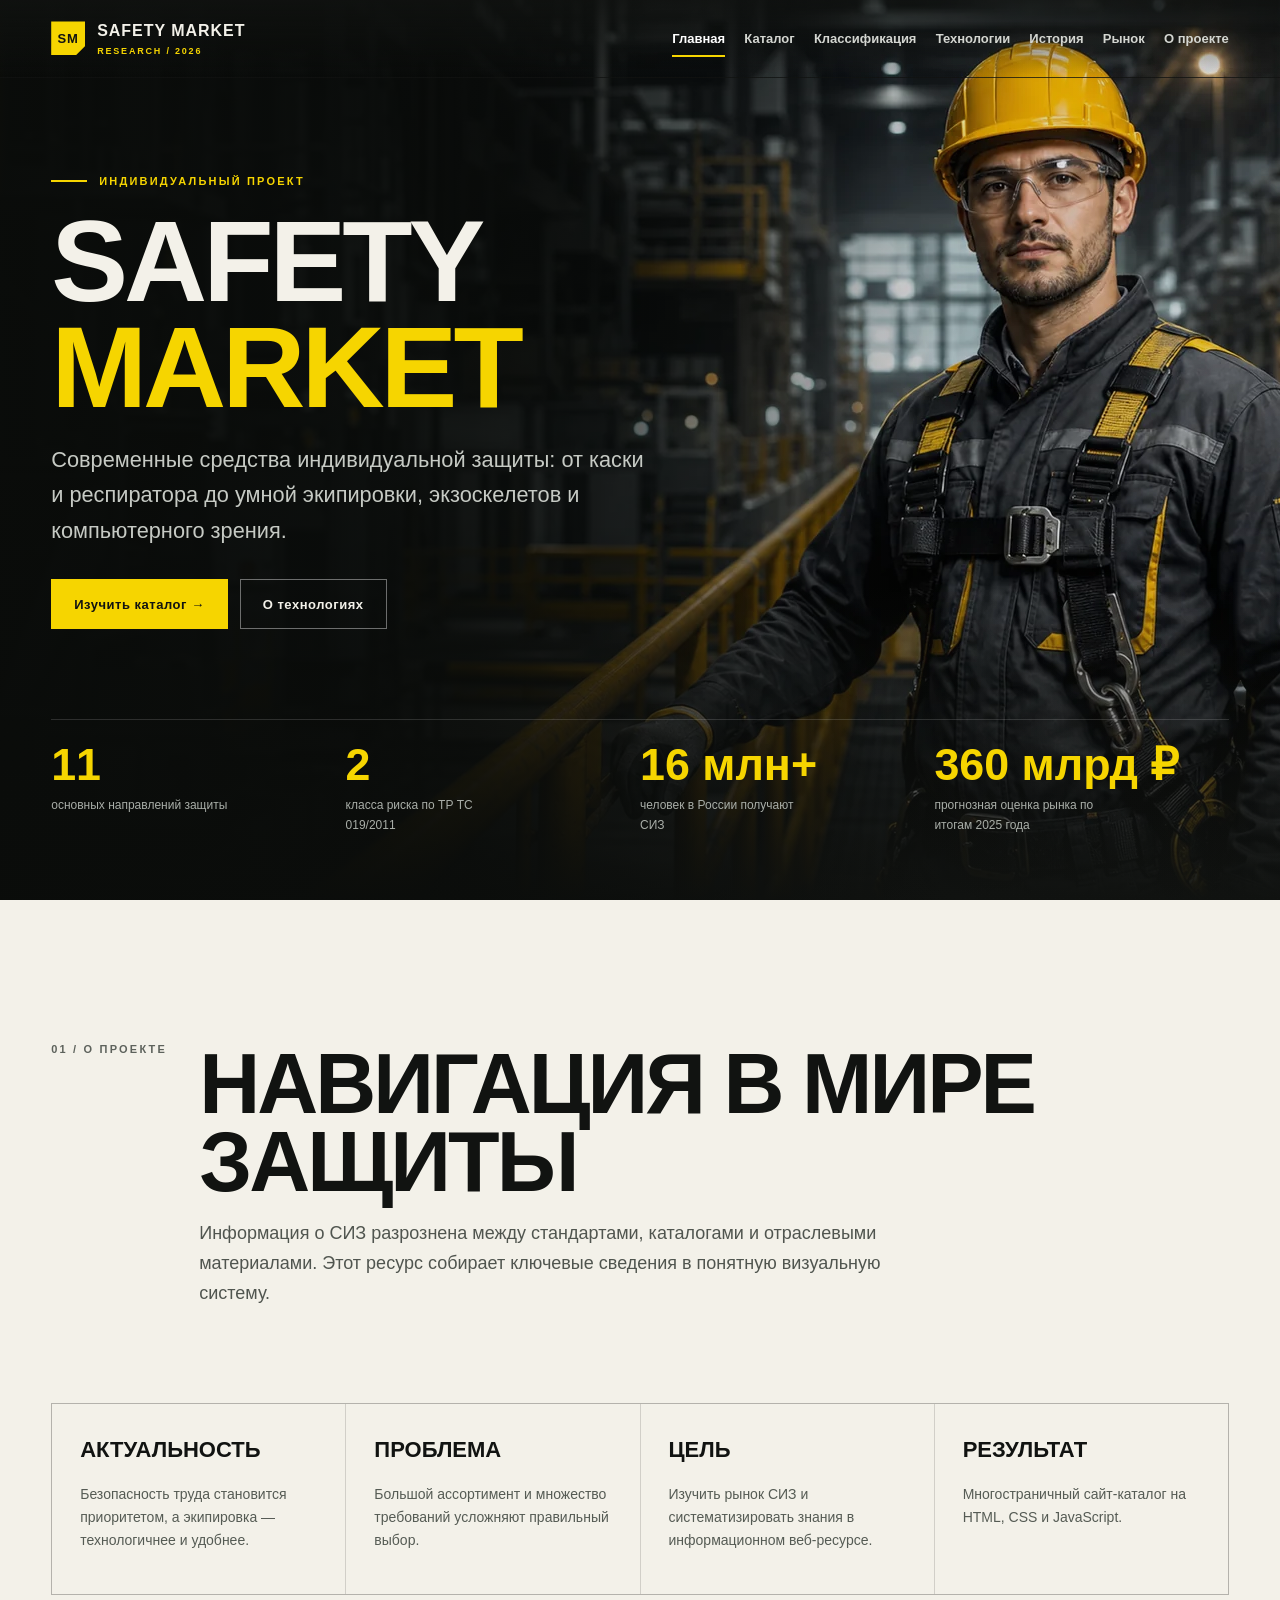
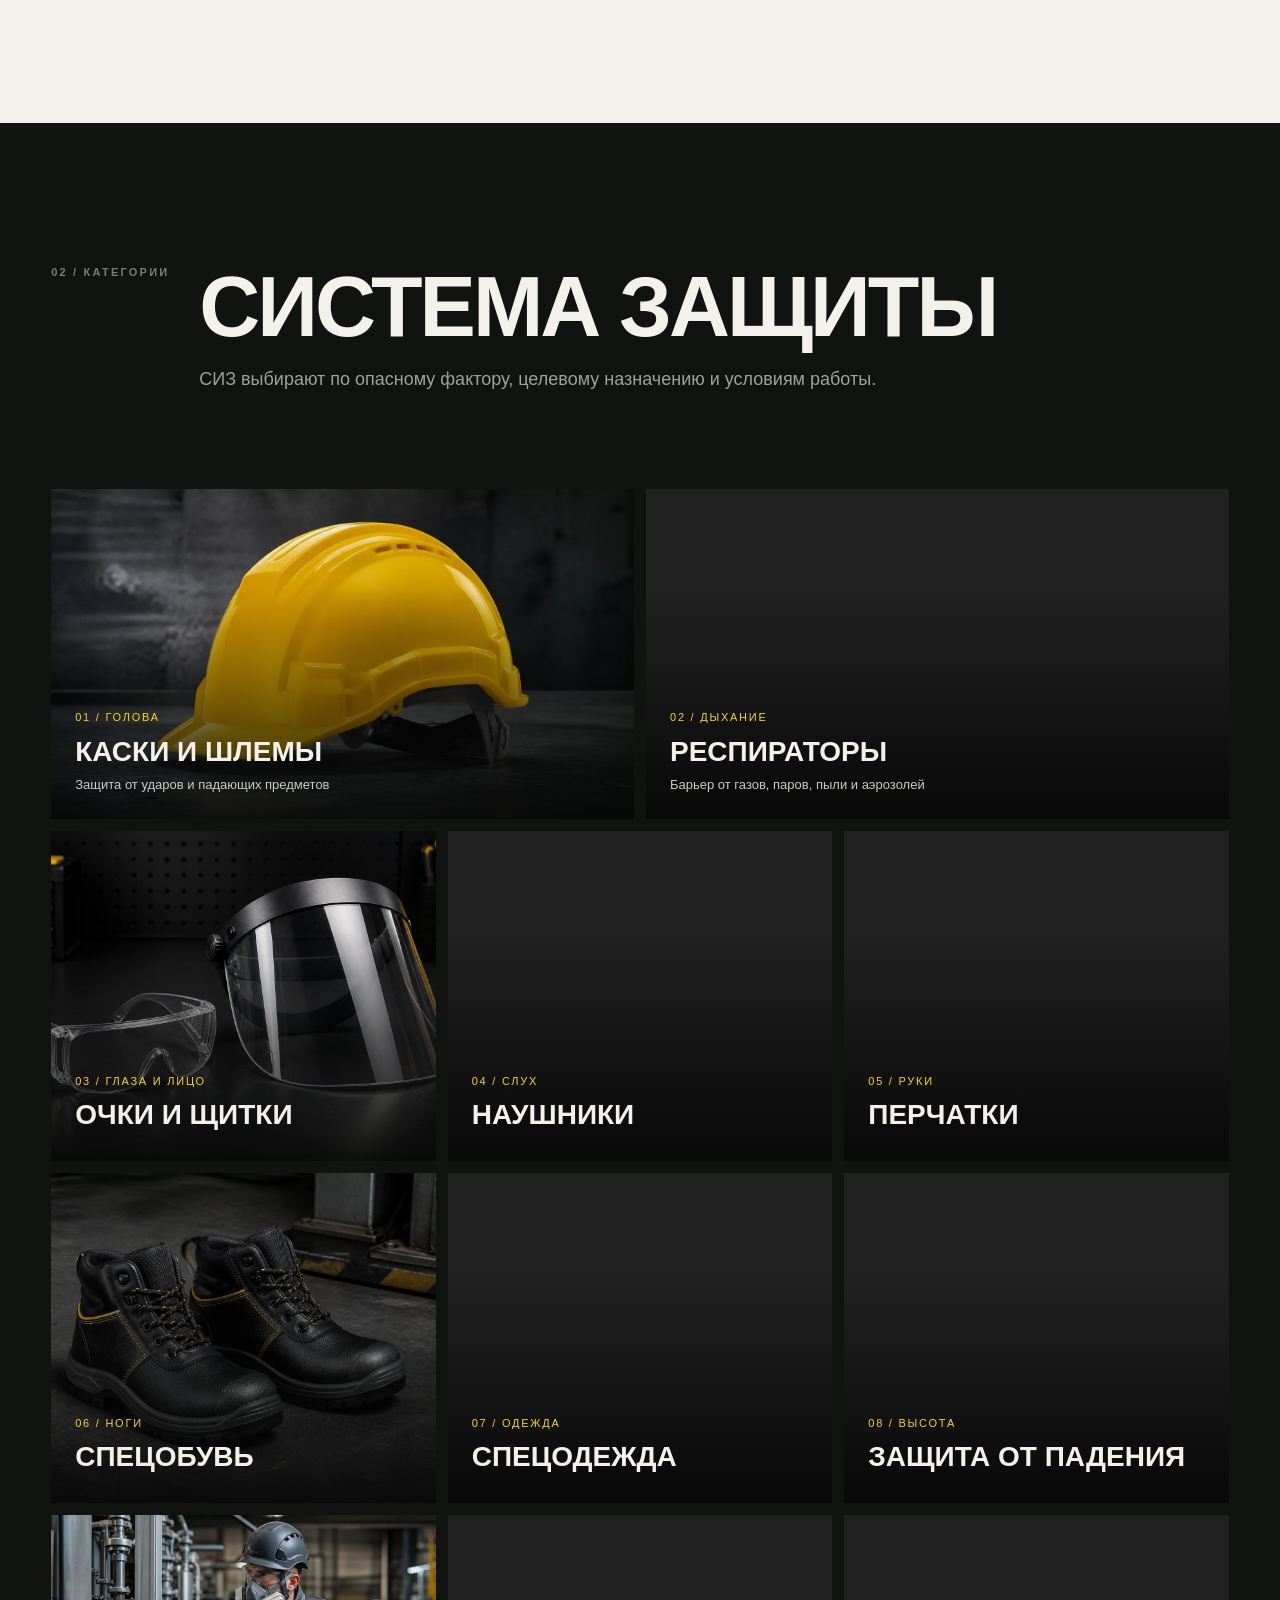
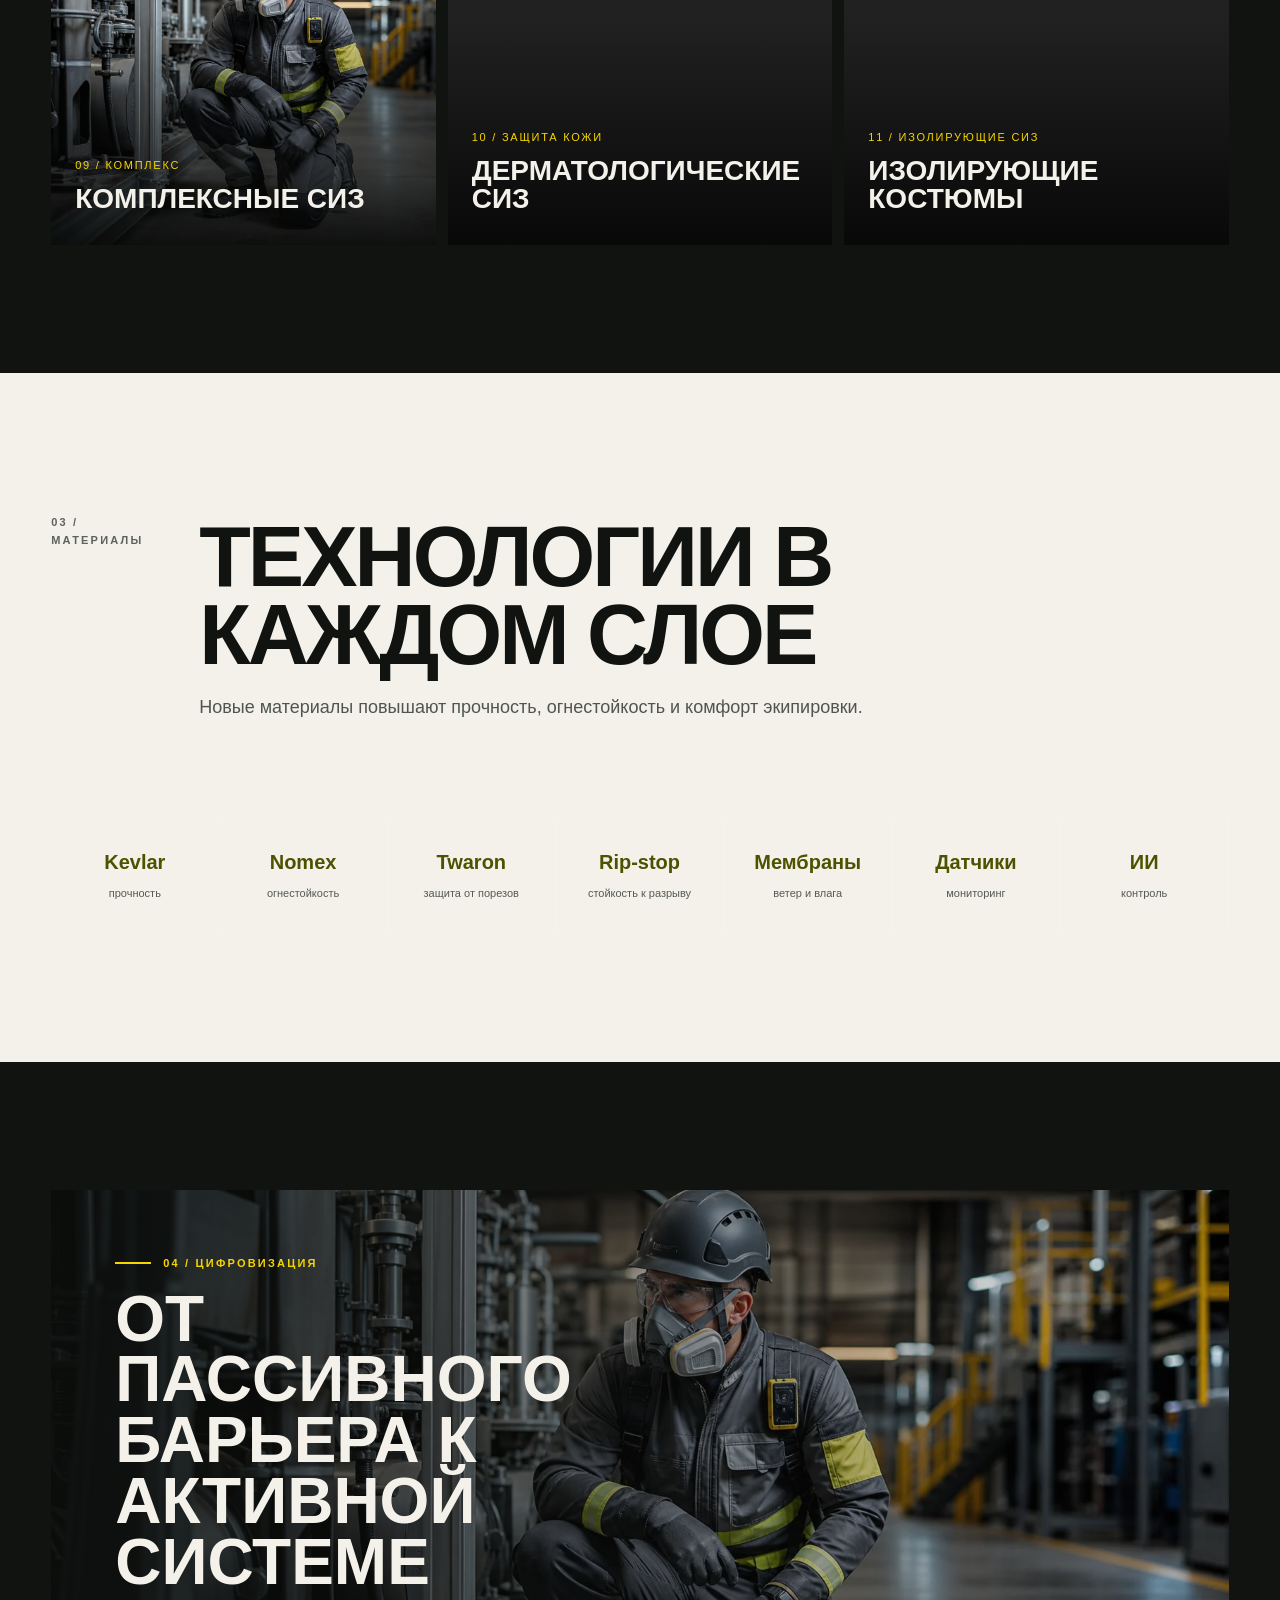
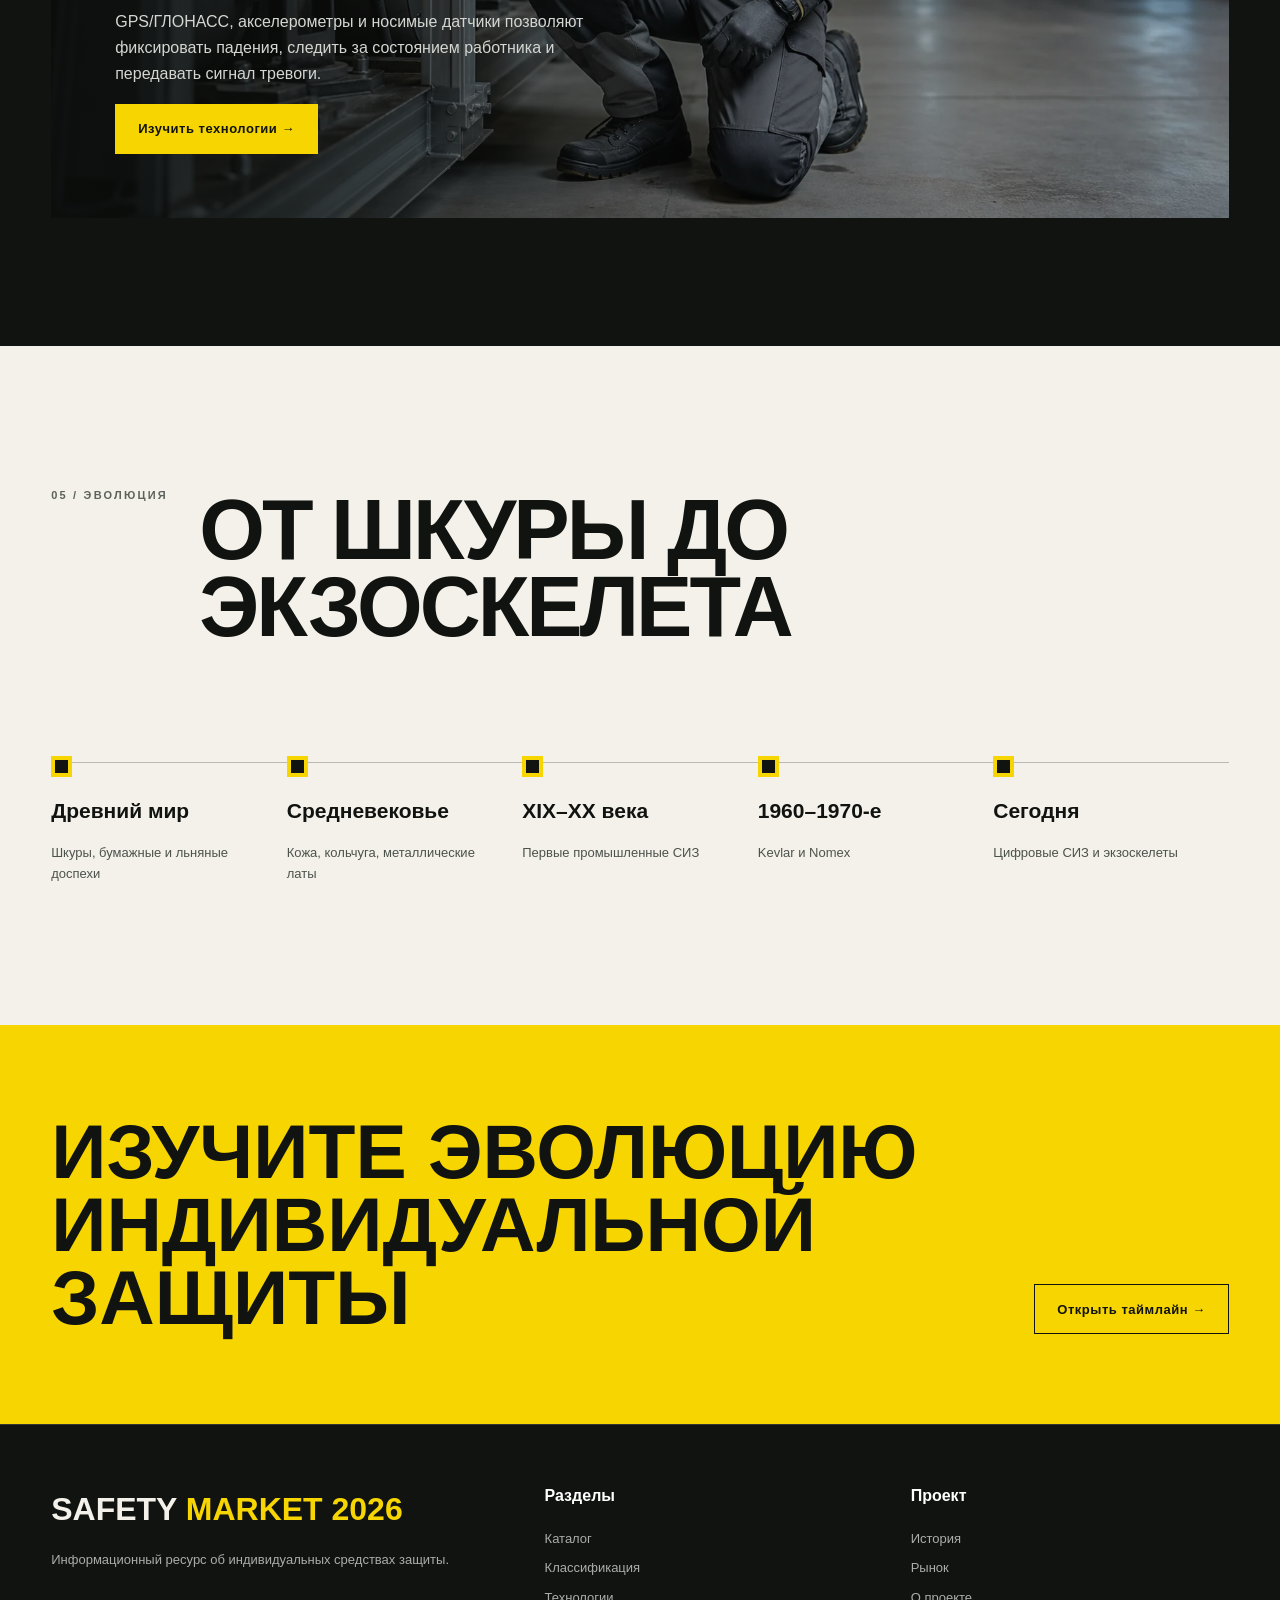
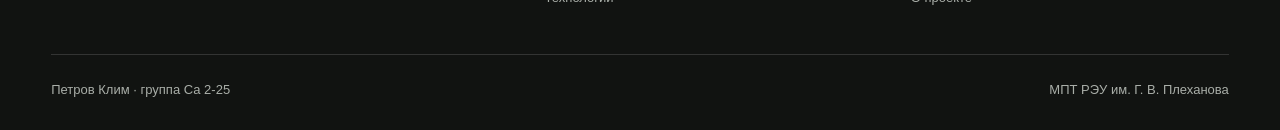
<file: index.html>
<!doctype html><html lang="ru"><head><meta charset="utf-8"><meta name="viewport" content="width=device-width,initial-scale=1"><meta name="description" content="SAFETY MARKET 2026 — образовательный ресурс о 11 типах современных средств индивидуальной защиты."><title>SAFETY MARKET 2026 — современные СИЗ</title><link rel="icon" href="assets/images/favicon.png"><link rel="stylesheet" href="assets/css/style.css?v=10"><script src="assets/js/main.js?v=10" defer></script></head><body>
<a class="skip-link" href="#main">К содержанию</a><header class="site-header"><div class="shell header-inner"><a class="brand" href="index.html"><span class="brand-mark">SM</span><span>SAFETY MARKET<small>RESEARCH / 2026</small></span></a><button class="menu-btn" type="button" aria-label="Открыть меню" aria-expanded="false" aria-controls="main-nav"><span></span></button><nav class="nav" id="main-nav" aria-label="Основная навигация"><a href="index.html" aria-current="page">Главная</a><a href="catalog.html">Каталог</a><a href="classification.html">Классификация</a><a href="technology.html">Технологии</a><a href="history.html">История</a><a href="market.html">Рынок</a><a href="about.html">О проекте</a></nav></div></header>
<main id="main"><section class="hero"><div class="hero-media"><img fetchpriority="high" decoding="async" src="assets/images/hero-worker.webp" width="1599" height="900" alt="Работник промышленного предприятия в современной защитной экипировке"></div><div class="shell hero-grid"><div><div class="eyebrow">Индивидуальный проект</div><h1>Safety<br><span>Market</span></h1><p class="hero-copy">Современные средства индивидуальной защиты: от каски и респиратора до умной экипировки, экзоскелетов и компьютерного зрения.</p><div class="actions"><a class="btn btn-primary" href="catalog.html#catalog">Изучить каталог →</a><a class="btn btn-ghost" href="technology.html">О технологиях</a></div></div><div class="hero-stats"><div class="stat"><strong data-count="11">11</strong><span>основных направлений защиты</span></div><div class="stat"><strong data-count="2">2</strong><span>класса риска по ТР ТС 019/2011</span></div><div class="stat"><strong data-count="16" data-suffix=" млн+">16 млн+</strong><span>человек в России получают СИЗ</span></div><div class="stat"><strong data-count="360" data-suffix=" млрд ₽">360 млрд ₽</strong><span>прогнозная оценка рынка по итогам 2025 года</span></div></div></div></section>
<section class="section light"><div class="shell"><div class="section-head reveal"><div class="section-no">01 / О проекте</div><div><h2 class="section-title">Навигация в мире защиты</h2><p class="section-intro">Информация о СИЗ разрознена между стандартами, каталогами и отраслевыми материалами. Этот ресурс собирает ключевые сведения в понятную визуальную систему.</p></div></div><div class="project-points"><article class="project-point reveal"><b>Актуальность</b><p>Безопасность труда становится приоритетом, а экипировка — технологичнее и удобнее.</p></article><article class="project-point reveal" data-delay="1"><b>Проблема</b><p>Большой ассортимент и множество требований усложняют правильный выбор.</p></article><article class="project-point reveal" data-delay="2"><b>Цель</b><p>Изучить рынок СИЗ и систематизировать знания в информационном веб-ресурсе.</p></article><article class="project-point reveal" data-delay="3"><b>Результат</b><p>Многостраничный сайт-каталог на HTML, CSS и JavaScript.</p></article></div></div></section>
<section class="section"><div class="shell"><div class="section-head reveal"><div class="section-no">02 / Категории</div><div><h2 class="section-title">Система защиты</h2><p class="section-intro">СИЗ выбирают по опасному фактору, целевому назначению и условиям работы.</p></div></div><div class="category-grid"><a class="category-card wide reveal" href="catalog.html?category=head#catalog"><img loading="lazy" decoding="async" src="assets/images/safety-helmet.webp" width="1536" height="1024" alt="Промышленная защитная каска"><div class="category-copy"><span>01 / ГОЛОВА</span><h3>Каски и шлемы</h3><p>Защита от ударов и падающих предметов</p></div></a><a class="category-card wide reveal" href="catalog.html?category=breath#catalog"><img loading="lazy" decoding="async" src="assets/images/respirator-worker.webp" width="1600" height="907" alt="Работник в респираторе"><div class="category-copy"><span>02 / ДЫХАНИЕ</span><h3>Респираторы</h3><p>Барьер от газов, паров, пыли и аэрозолей</p></div></a><a class="category-card reveal" href="catalog.html?category=eyes#catalog"><img loading="lazy" decoding="async" src="assets/images/eye-face-protection.webp" width="1536" height="1024" alt="Защитные очки и лицевой щиток"><div class="category-copy"><span>03 / ГЛАЗА И ЛИЦО</span><h3>Очки и щитки</h3></div></a><a class="category-card reveal" href="catalog.html?category=hearing#catalog"><img loading="lazy" decoding="async" src="assets/images/hearing-protection.webp" width="1536" height="1024" alt="Промышленные противошумные наушники"><div class="category-copy"><span>04 / СЛУХ</span><h3>Наушники</h3></div></a><a class="category-card reveal" href="catalog.html?category=hands#catalog"><img loading="lazy" decoding="async" src="assets/images/protective-gloves.webp" width="1536" height="1024" alt="Защитные рабочие перчатки"><div class="category-copy"><span>05 / РУКИ</span><h3>Перчатки</h3></div></a><a class="category-card reveal" href="catalog.html?category=feet#catalog"><img loading="lazy" decoding="async" src="assets/images/safety-boots.webp" width="1536" height="1024" alt="Защитные рабочие ботинки"><div class="category-copy"><span>06 / НОГИ</span><h3>Спецобувь</h3></div></a><a class="category-card reveal" href="catalog.html?category=clothes#catalog"><img loading="lazy" decoding="async" src="assets/images/protective-clothing.webp" width="1536" height="1024" alt="Работник в специальной защитной одежде"><div class="category-copy"><span>07 / ОДЕЖДА</span><h3>Спецодежда</h3></div></a><a class="category-card reveal" href="catalog.html?category=height#catalog"><img loading="lazy" decoding="async" src="assets/images/fall-protection.webp" width="1536" height="1024" alt="Работник в страховочной привязи на высоте"><div class="category-copy"><span>08 / ВЫСОТА</span><h3>Защита от падения</h3></div></a><a class="category-card reveal" href="catalog.html?category=complex#catalog"><img loading="lazy" decoding="async" src="assets/images/complex-ppe.webp" width="1672" height="941" alt="Комплексная интегрированная защитная экипировка"><div class="category-copy"><span>09 / КОМПЛЕКС</span><h3>Комплексные СИЗ</h3></div></a><a class="category-card reveal" href="catalog.html?category=skin#catalog"><img loading="lazy" decoding="async" src="assets/images/skin-protection.webp" width="1536" height="1024" alt="Профессиональные средства защиты кожи"><div class="category-copy"><span>10 / ЗАЩИТА КОЖИ</span><h3>Дерматологические СИЗ</h3></div></a><a class="category-card reveal" href="catalog.html?category=isolating#catalog"><img loading="lazy" decoding="async" src="assets/images/isolating-suit.webp" width="1536" height="1024" alt="Изолирующий костюм химической защиты"><div class="category-copy"><span>11 / ИЗОЛИРУЮЩИЕ СИЗ</span><h3>Изолирующие костюмы</h3></div></a></div></div></section>
<section class="section light"><div class="shell"><div class="section-head reveal"><div class="section-no">03 / Материалы</div><div><h2 class="section-title">Технологии в каждом слое</h2><p class="section-intro">Новые материалы повышают прочность, огнестойкость и комфорт экипировки.</p></div></div><div class="tech-strip reveal"><div class="tech-chip"><b>Kevlar</b><span>прочность</span></div><div class="tech-chip"><b>Nomex</b><span>огнестойкость</span></div><div class="tech-chip"><b>Twaron</b><span>защита от порезов</span></div><div class="tech-chip"><b>Rip-stop</b><span>стойкость к разрыву</span></div><div class="tech-chip"><b>Мембраны</b><span>ветер и влага</span></div><div class="tech-chip"><b>Датчики</b><span>мониторинг</span></div><div class="tech-chip"><b>ИИ</b><span>контроль</span></div></div></div></section>
<section class="section"><div class="shell"><div class="feature-image reveal"><img loading="lazy" decoding="async" src="assets/images/complex-ppe.webp" width="1672" height="941" alt="Современная интегрированная система индивидуальной защиты"><div class="feature-copy"><div class="eyebrow">04 / Цифровизация</div><h3>От пассивного барьера к активной системе</h3><p>GPS/ГЛОНАСС, акселерометры и носимые датчики позволяют фиксировать падения, следить за состоянием работника и передавать сигнал тревоги.</p><a class="btn btn-primary" href="technology.html">Изучить технологии →</a></div></div></div></section>
<section class="section light"><div class="shell"><div class="section-head reveal"><div class="section-no">05 / Эволюция</div><div><h2 class="section-title">От шкуры до экзоскелета</h2></div></div><div class="timeline-preview"><div class="time-point reveal"><b>Древний мир</b><p>Шкуры, бумажные и льняные доспехи</p></div><div class="time-point reveal" data-delay="1"><b>Средневековье</b><p>Кожа, кольчуга, металлические латы</p></div><div class="time-point reveal" data-delay="2"><b>XIX–XX века</b><p>Первые промышленные СИЗ</p></div><div class="time-point reveal" data-delay="3"><b>1960–1970-е</b><p>Kevlar и Nomex</p></div><div class="time-point reveal"><b>Сегодня</b><p>Цифровые СИЗ и экзоскелеты</p></div></div></div></section>
<section class="cta"><div class="shell cta-inner"><h2>Изучите эволюцию индивидуальной защиты</h2><a class="btn" href="history.html">Открыть таймлайн →</a></div></section></main>
<footer class="site-footer"><div class="shell"><div class="footer-grid"><div class="footer-brand"><h2>SAFETY <span>MARKET 2026</span></h2><p>Информационный ресурс об индивидуальных средствах защиты.</p></div><div class="footer-col"><b>Разделы</b><a href="catalog.html">Каталог</a><a href="classification.html">Классификация</a><a href="technology.html">Технологии</a></div><div class="footer-col"><b>Проект</b><a href="history.html">История</a><a href="market.html">Рынок</a><a href="about.html">О проекте</a></div></div><div class="footer-bottom"><span>Петров Клим · группа Са 2-25</span><span>МПТ РЭУ им. Г. В. Плеханова</span></div></div></footer></body></html>
</file>
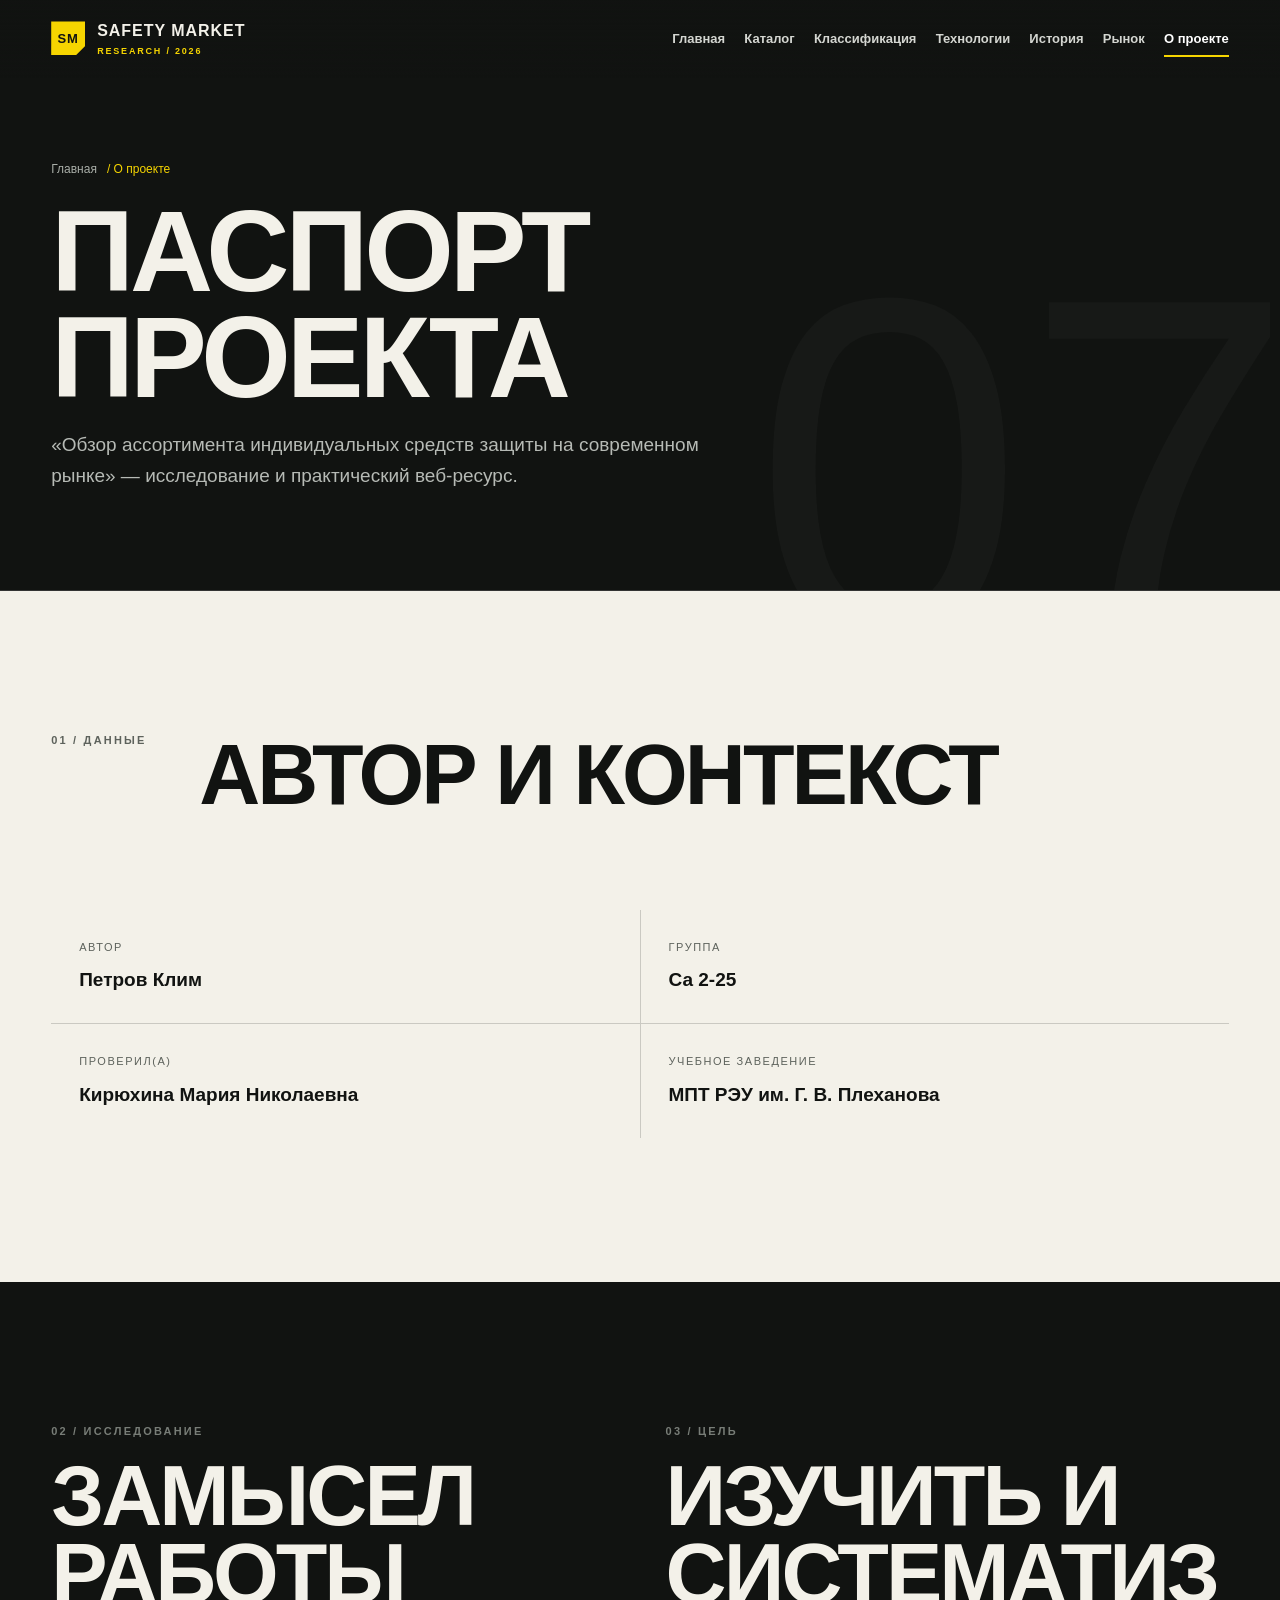
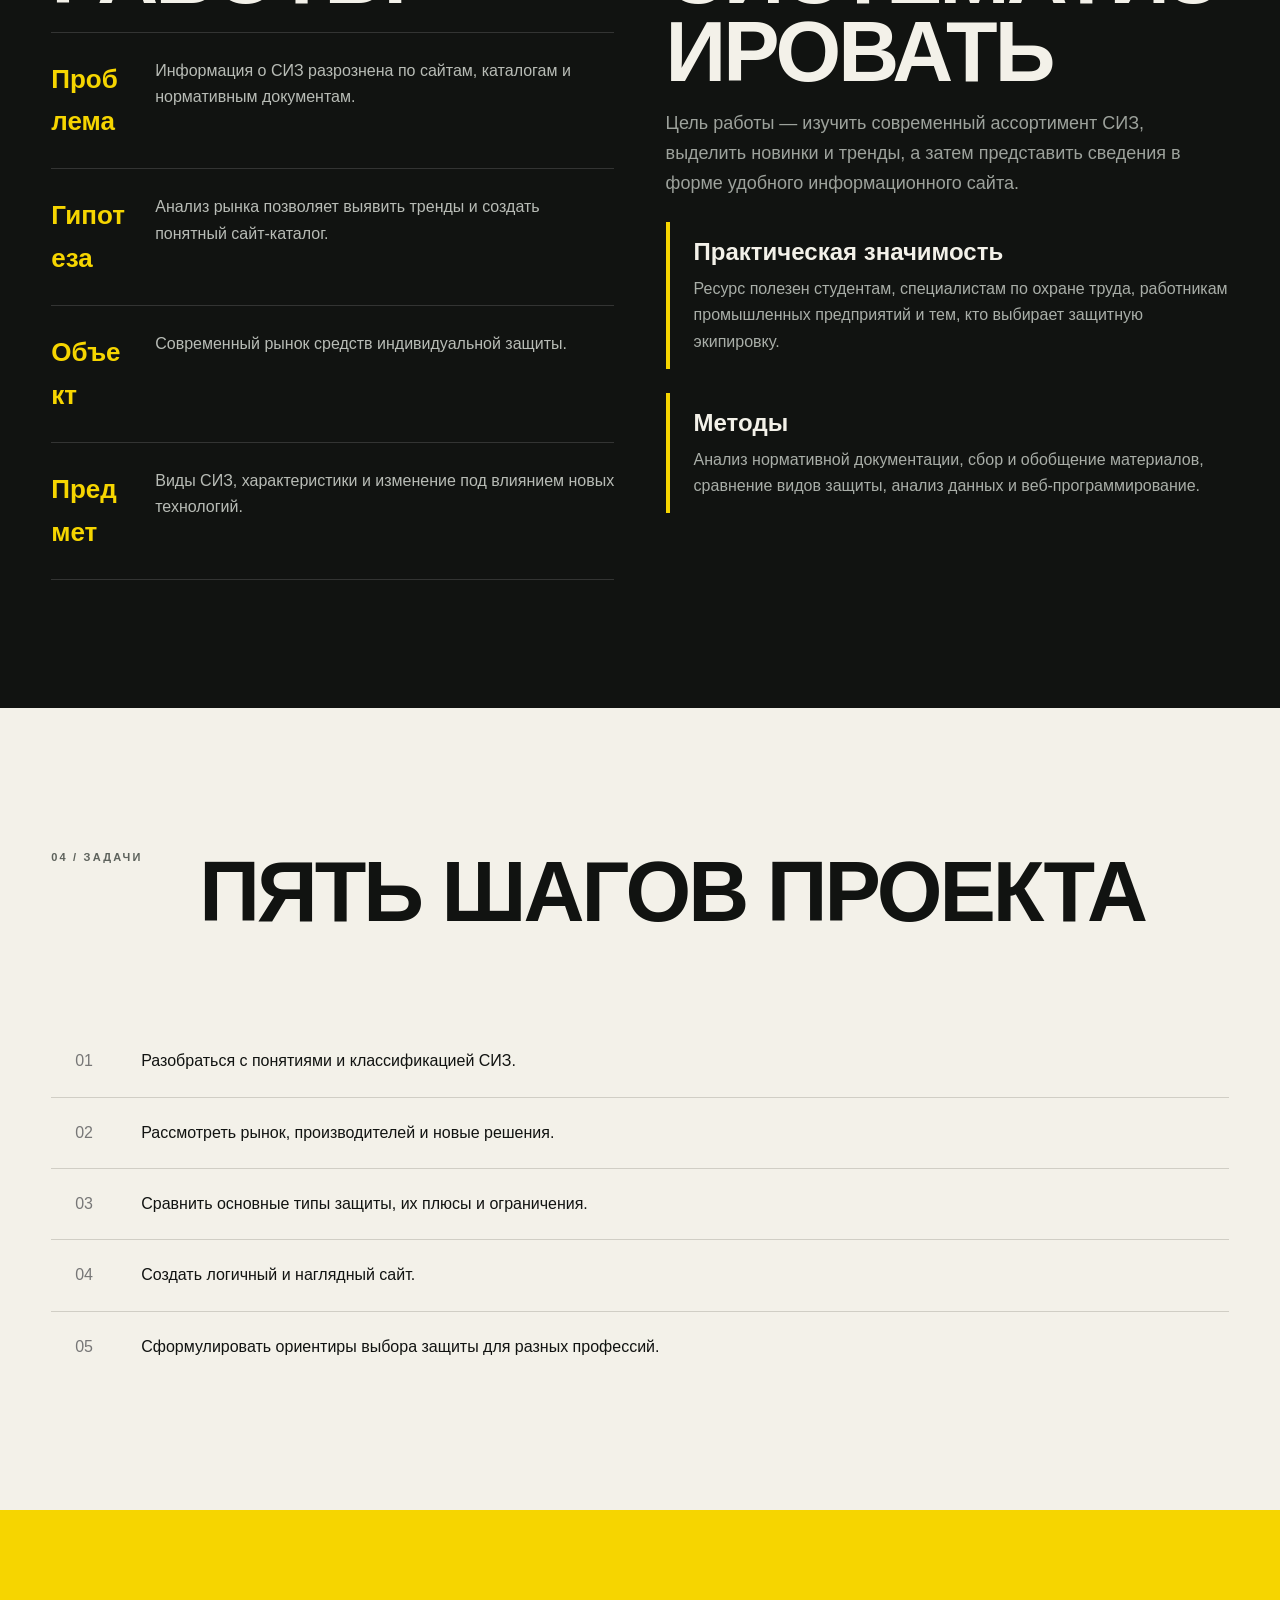
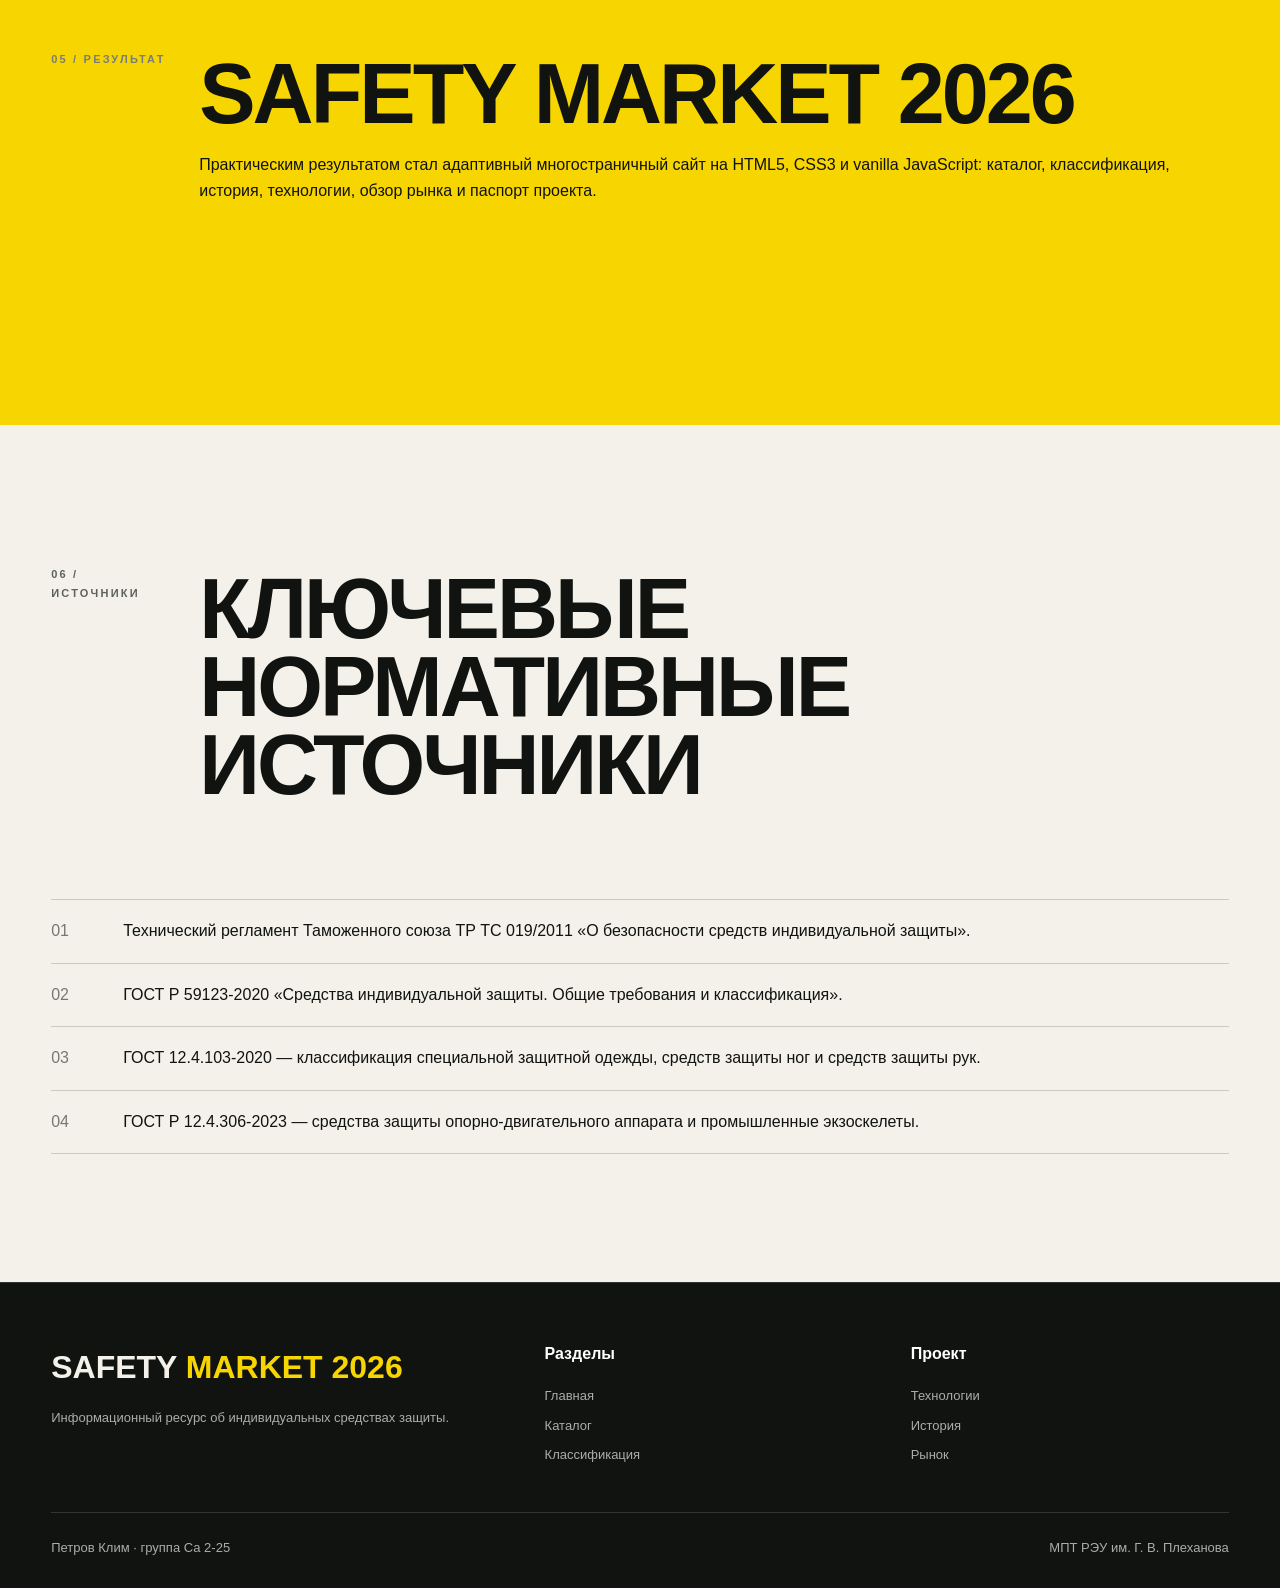
<file: about.html>
<!doctype html><html lang="ru"><head><meta charset="utf-8"><meta name="viewport" content="width=device-width,initial-scale=1"><meta name="description" content="Паспорт индивидуального проекта SAFETY MARKET 2026."><title>О проекте — SAFETY MARKET 2026</title><link rel="icon" href="assets/images/favicon.png"><link rel="stylesheet" href="assets/css/style.css?v=10"><script src="assets/js/main.js?v=10" defer></script></head><body><a class="skip-link" href="#main">К содержанию</a>
<header class="site-header"><div class="shell header-inner"><a class="brand" href="index.html"><span class="brand-mark">SM</span><span>SAFETY MARKET<small>RESEARCH / 2026</small></span></a><button class="menu-btn" type="button" aria-label="Открыть меню" aria-expanded="false" aria-controls="main-nav"><span></span></button><nav class="nav" id="main-nav" aria-label="Основная навигация"><a href="index.html">Главная</a><a href="catalog.html">Каталог</a><a href="classification.html">Классификация</a><a href="technology.html">Технологии</a><a href="history.html">История</a><a href="market.html">Рынок</a><a href="about.html" aria-current="page">О проекте</a></nav></div></header>
<main id="main"><section class="page-hero" data-code="07"><div class="shell"><div class="breadcrumbs"><a href="index.html">Главная</a><span>/ О проекте</span></div><h1>Паспорт проекта</h1><p>«Обзор ассортимента индивидуальных средств защиты на современном рынке» — исследование и практический веб-ресурс.</p></div></section>
<section class="section light"><div class="shell"><div class="section-head reveal"><div class="section-no">01 / Данные</div><div><h2 class="section-title">Автор и контекст</h2></div></div><dl class="about-facts"><div class="fact"><dt>Автор</dt><dd>Петров Клим</dd></div><div class="fact"><dt>Группа</dt><dd>Са 2-25</dd></div><div class="fact"><dt>Проверил(а)</dt><dd>Кирюхина Мария Николаевна</dd></div><div class="fact"><dt>Учебное заведение</dt><dd>МПТ РЭУ им. Г. В. Плеханова</dd></div></dl></div></section>
<section class="section"><div class="shell"><div class="grid-2"><div><div class="section-no">02 / Исследование</div><h2 class="section-title">Замысел работы</h2><div class="smart-list"><div class="smart-item"><b>Проблема</b><p>Информация о СИЗ разрознена по сайтам, каталогам и нормативным документам.</p></div><div class="smart-item"><b>Гипотеза</b><p>Анализ рынка позволяет выявить тренды и создать понятный сайт-каталог.</p></div><div class="smart-item"><b>Объект</b><p>Современный рынок средств индивидуальной защиты.</p></div><div class="smart-item"><b>Предмет</b><p>Виды СИЗ, характеристики и изменение под влиянием новых технологий.</p></div></div></div><div><div class="section-no">03 / Цель</div><h2 class="section-title">Изучить и систематизировать</h2><p class="section-intro">Цель работы — изучить современный ассортимент СИЗ, выделить новинки и тренды, а затем представить сведения в форме удобного информационного сайта.</p><div class="norm"><b>Практическая значимость</b><p>Ресурс полезен студентам, специалистам по охране труда, работникам промышленных предприятий и тем, кто выбирает защитную экипировку.</p></div><div class="norm"><b>Методы</b><p>Анализ нормативной документации, сбор и обобщение материалов, сравнение видов защиты, анализ данных и веб-программирование.</p></div></div></div></div></section>
<section class="section light"><div class="shell"><div class="section-head"><div class="section-no">04 / Задачи</div><div><h2 class="section-title">Пять шагов проекта</h2></div></div><div class="task-list"><div class="task">Разобраться с понятиями и классификацией СИЗ.</div><div class="task">Рассмотреть рынок, производителей и новые решения.</div><div class="task">Сравнить основные типы защиты, их плюсы и ограничения.</div><div class="task">Создать логичный и наглядный сайт.</div><div class="task">Сформулировать ориентиры выбора защиты для разных профессий.</div></div></div></section>
<section class="section yellow"><div class="shell"><div class="section-head"><div class="section-no">05 / Результат</div><div><h2 class="section-title">SAFETY MARKET 2026</h2><p>Практическим результатом стал адаптивный многостраничный сайт на HTML5, CSS3 и vanilla JavaScript: каталог, классификация, история, технологии, обзор рынка и паспорт проекта.</p></div></div></div></section>
<section class="section light"><div class="shell"><div class="section-head"><div class="section-no">06 / Источники</div><div><h2 class="section-title">Ключевые нормативные источники</h2></div></div><ol class="sources"><li><span>01</span><div>Технический регламент Таможенного союза ТР ТС 019/2011 «О безопасности средств индивидуальной защиты».</div></li><li><span>02</span><div>ГОСТ Р 59123-2020 «Средства индивидуальной защиты. Общие требования и классификация».</div></li><li><span>03</span><div>ГОСТ 12.4.103-2020 — классификация специальной защитной одежды, средств защиты ног и средств защиты рук.</div></li><li><span>04</span><div>ГОСТ Р 12.4.306-2023 — средства защиты опорно-двигательного аппарата и промышленные экзоскелеты.</div></li></ol></div></section></main>
<footer class="site-footer"><div class="shell"><div class="footer-grid"><div class="footer-brand"><h2>SAFETY <span>MARKET 2026</span></h2><p>Информационный ресурс об индивидуальных средствах защиты.</p></div><div class="footer-col"><b>Разделы</b><a href="index.html">Главная</a><a href="catalog.html">Каталог</a><a href="classification.html">Классификация</a></div><div class="footer-col"><b>Проект</b><a href="technology.html">Технологии</a><a href="history.html">История</a><a href="market.html">Рынок</a></div></div><div class="footer-bottom"><span>Петров Клим · группа Са 2-25</span><span>МПТ РЭУ им. Г. В. Плеханова</span></div></div></footer></body></html>
</file>
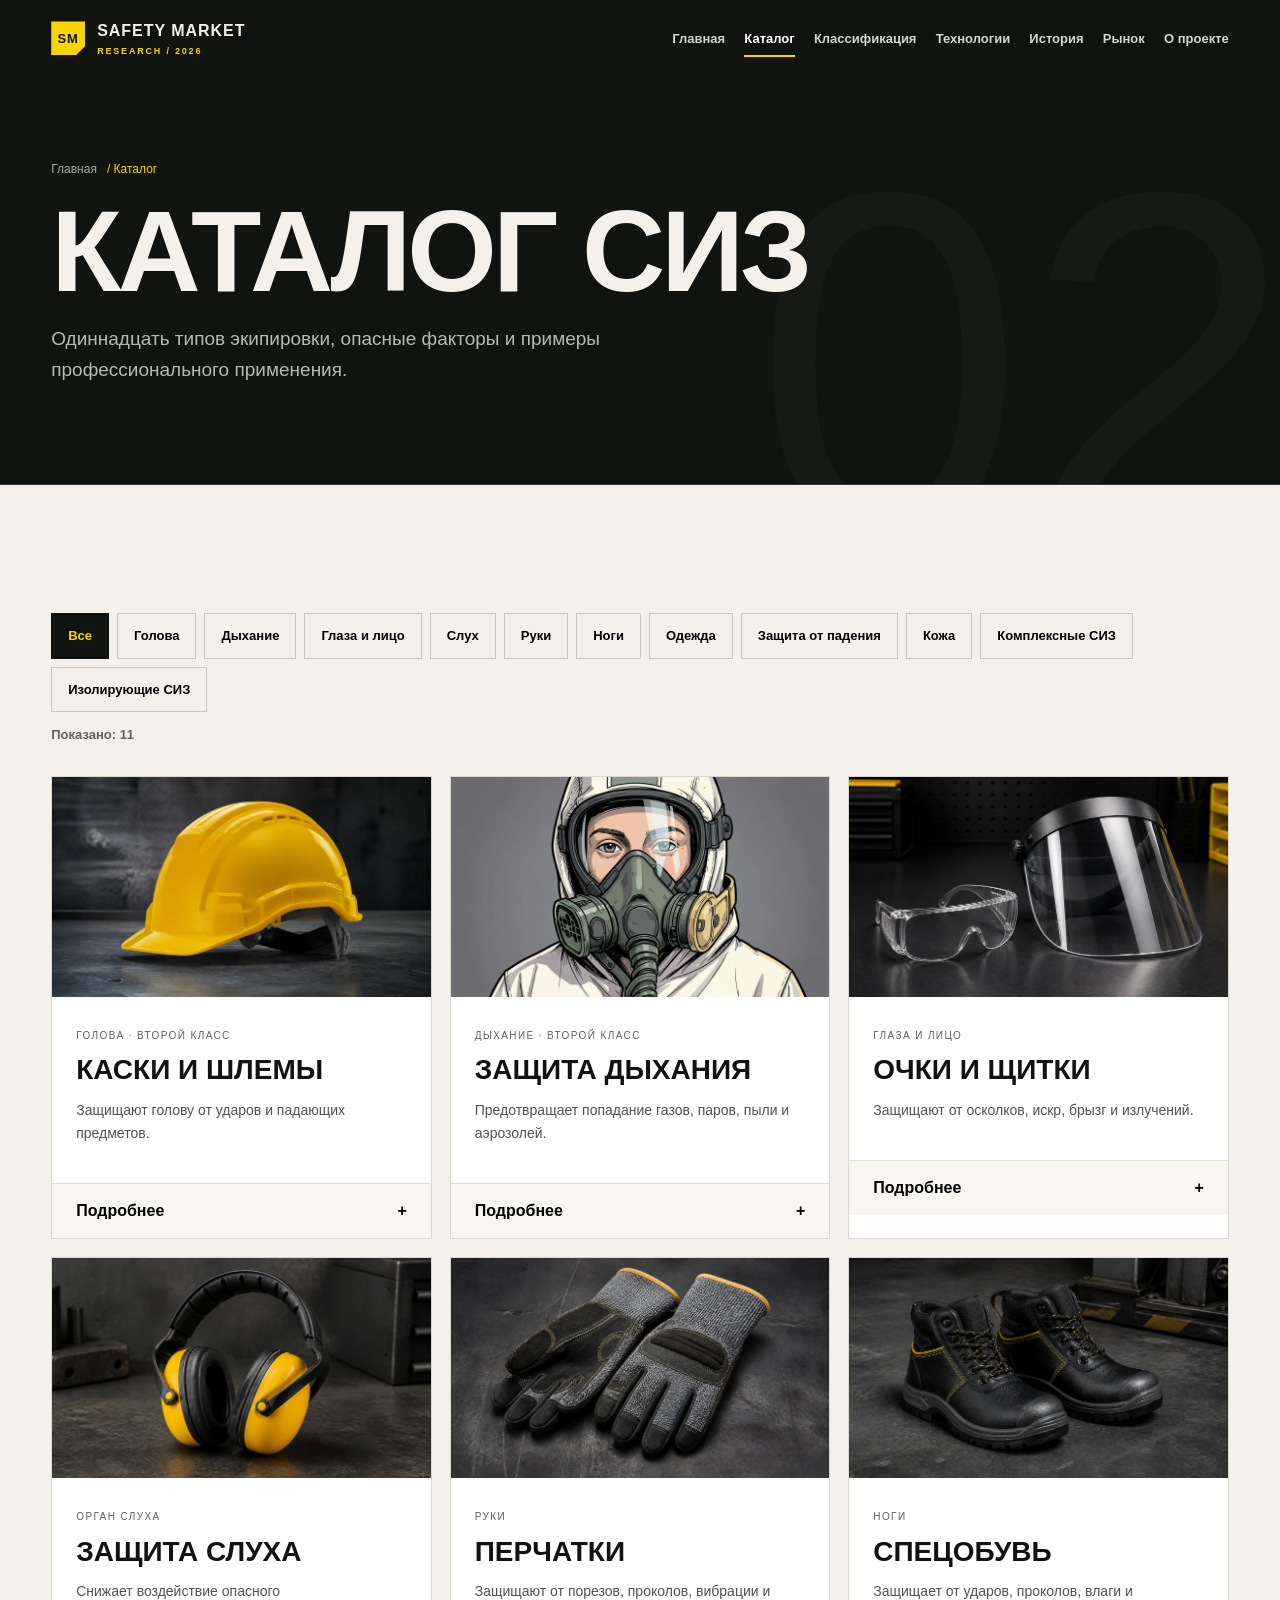
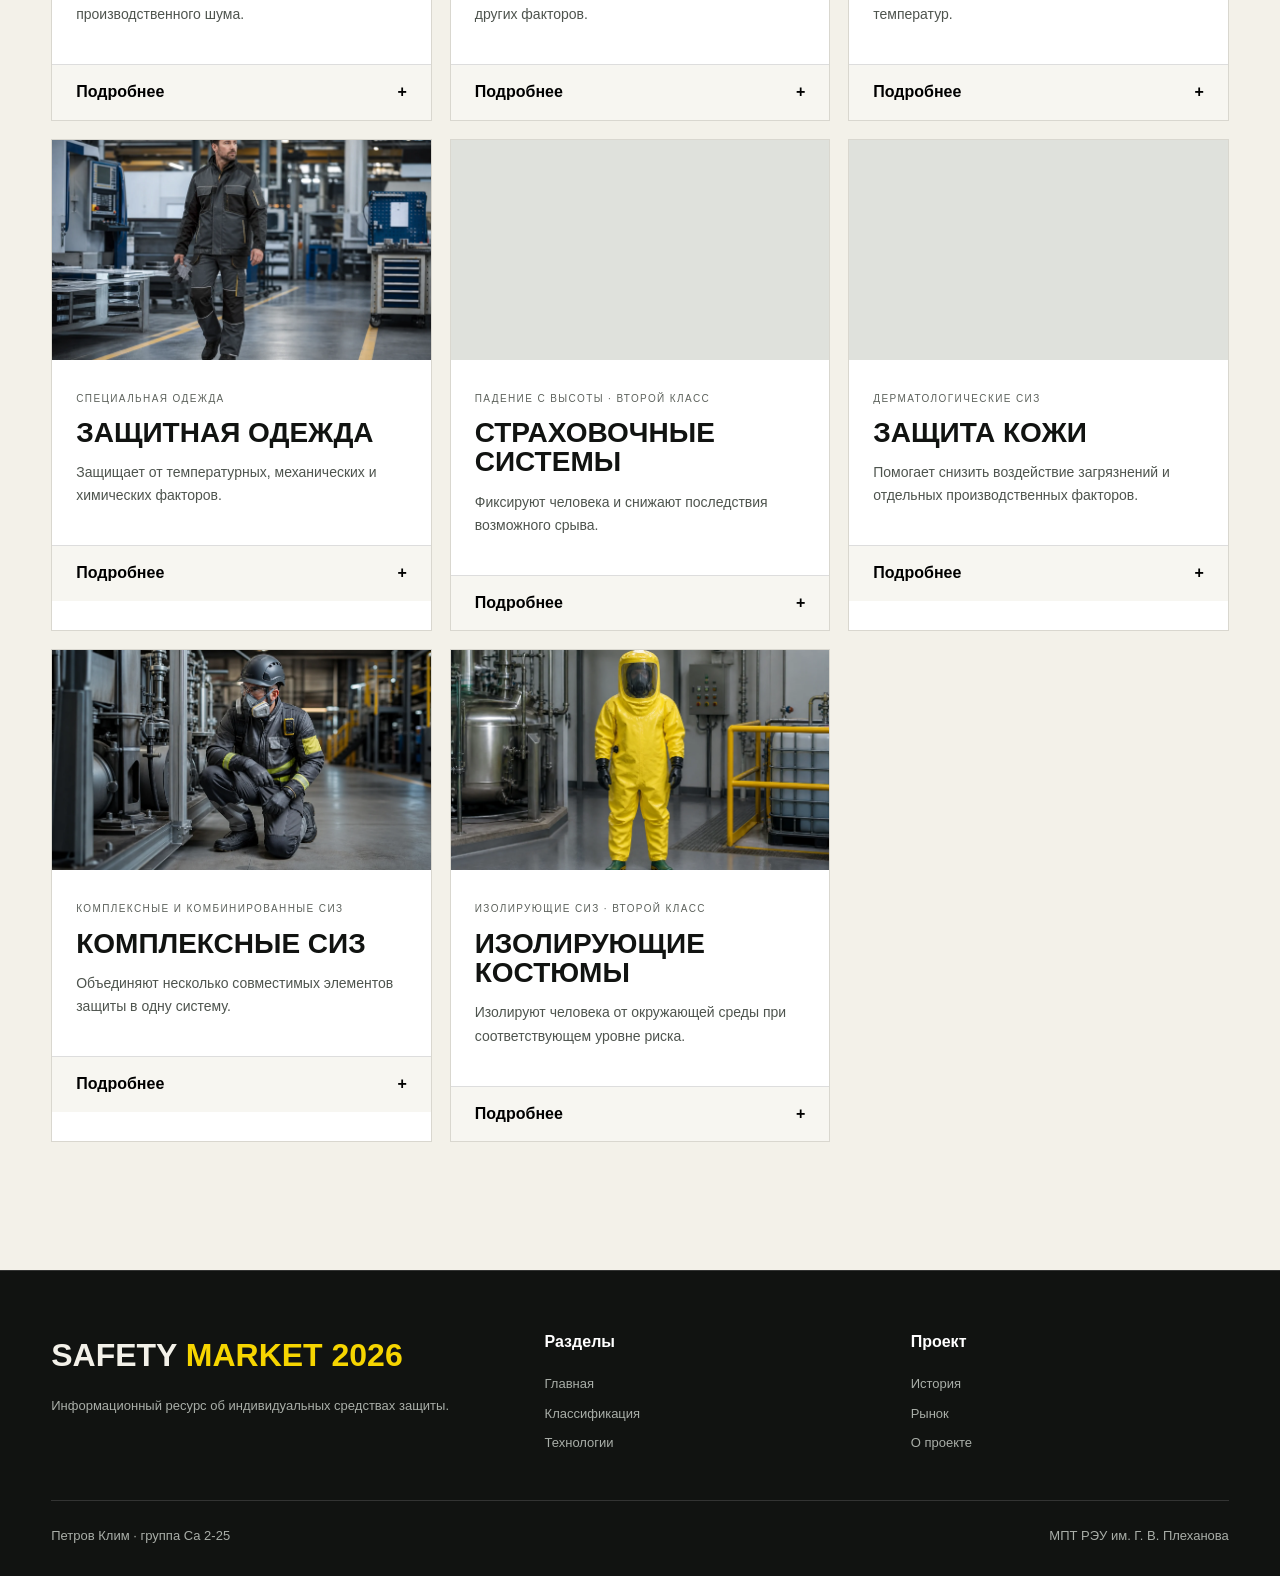
<file: catalog.html>
<!doctype html>
<html lang="ru">
<head>
  <meta charset="utf-8">
  <meta name="viewport" content="width=device-width,initial-scale=1">
  <meta name="description" content="Каталог 11 основных типов средств индивидуальной защиты с примерами и областями применения.">
  <title>Каталог СИЗ — SAFETY MARKET 2026</title>
  <link rel="icon" href="assets/images/favicon.png">
  <link rel="stylesheet" href="assets/css/style.css?v=10">
  <script src="assets/js/main.js?v=10" defer></script>
</head>
<body>
<a class="skip-link" href="#main">К содержанию</a>
<header class="site-header"><div class="shell header-inner"><a class="brand" href="index.html"><span class="brand-mark">SM</span><span>SAFETY MARKET<small>RESEARCH / 2026</small></span></a><button class="menu-btn" type="button" aria-label="Открыть меню" aria-expanded="false" aria-controls="main-nav"><span></span></button><nav class="nav" id="main-nav" aria-label="Основная навигация"><a href="index.html">Главная</a><a href="catalog.html" aria-current="page">Каталог</a><a href="classification.html">Классификация</a><a href="technology.html">Технологии</a><a href="history.html">История</a><a href="market.html">Рынок</a><a href="about.html">О проекте</a></nav></div></header>
<main id="main">
  <section class="page-hero" data-code="02"><div class="shell"><div class="breadcrumbs"><a href="index.html">Главная</a><span>/ Каталог</span></div><h1>Каталог СИЗ</h1><p>Одиннадцать типов экипировки, опасные факторы и примеры профессионального применения.</p></div></section>
  <section class="section light" id="catalog"><div class="shell">
    <div class="filter-bar" role="group" aria-label="Фильтр по категории">
      <button type="button" class="filter-btn active" data-filter="all" aria-pressed="true">Все</button>
      <button type="button" class="filter-btn" data-filter="head" aria-pressed="false">Голова</button>
      <button type="button" class="filter-btn" data-filter="breath" aria-pressed="false">Дыхание</button>
      <button type="button" class="filter-btn" data-filter="eyes" aria-pressed="false">Глаза и лицо</button>
      <button type="button" class="filter-btn" data-filter="hearing" aria-pressed="false">Слух</button>
      <button type="button" class="filter-btn" data-filter="hands" aria-pressed="false">Руки</button>
      <button type="button" class="filter-btn" data-filter="feet" aria-pressed="false">Ноги</button>
      <button type="button" class="filter-btn" data-filter="clothes" aria-pressed="false">Одежда</button>
      <button type="button" class="filter-btn" data-filter="height" aria-pressed="false">Защита от падения</button>
      <button type="button" class="filter-btn" data-filter="skin" aria-pressed="false">Кожа</button>
      <button type="button" class="filter-btn" data-filter="complex" aria-pressed="false">Комплексные СИЗ</button>
      <button type="button" class="filter-btn" data-filter="isolating" aria-pressed="false">Изолирующие СИЗ</button>
    </div>
    <p class="filter-status" id="filter-status" role="status" aria-live="polite">Показано: 11</p>
    <div class="catalog-grid">
      <article class="product reveal" data-category="head"><div class="product-media"><img loading="lazy" decoding="async" src="assets/images/safety-helmet.webp" width="1536" height="1024" alt="Промышленная защитная каска"></div><div class="product-body"><span class="tag">Голова · второй класс</span><h2>Каски и шлемы</h2><p>Защищают голову от ударов и падающих предметов.</p></div><button type="button" class="details-btn" aria-expanded="false" aria-controls="p1">Подробнее</button><div class="product-details" id="p1"><div class="product-details-inner"><p><strong>Профессии:</strong> строители, монтажники, работники предприятий.</p><p><strong>Примеры:</strong> каски, шлемы, каскетки, подшлемники.</p></div></div></article>
      <article class="product reveal" data-category="breath"><div class="product-media"><img loading="lazy" decoding="async" src="assets/images/respirator-worker.webp" width="1600" height="907" alt="Работник использует средство защиты органов дыхания"></div><div class="product-body"><span class="tag">Дыхание · второй класс</span><h2>Защита дыхания</h2><p>Предотвращает попадание газов, паров, пыли и аэрозолей.</p></div><button type="button" class="details-btn" aria-expanded="false" aria-controls="p2">Подробнее</button><div class="product-details" id="p2"><div class="product-details-inner"><p><strong>Профессии:</strong> шахтёры, химики, маляры, сотрудники МЧС.</p><p><strong>Примеры:</strong> респираторы, противогазы, самоспасатели.</p></div></div></article>
      <article class="product reveal" data-category="eyes"><div class="product-media"><img loading="lazy" decoding="async" src="assets/images/eye-face-protection.webp" width="1536" height="1024" alt="Защитные очки и прозрачный лицевой щиток"></div><div class="product-body"><span class="tag">Глаза и лицо</span><h2>Очки и щитки</h2><p>Защищают от осколков, искр, брызг и излучений.</p></div><button type="button" class="details-btn" aria-expanded="false" aria-controls="p3">Подробнее</button><div class="product-details" id="p3"><div class="product-details-inner"><p><strong>Профессии:</strong> токари, плотники, слесари, сварщики.</p><p><strong>Примеры:</strong> открытые и закрытые очки, лицевые щитки, экраны.</p></div></div></article>
      <article class="product reveal" data-category="hearing"><div class="product-media"><img loading="lazy" decoding="async" src="assets/images/hearing-protection.webp" width="1536" height="1024" alt="Промышленные противошумные наушники"></div><div class="product-body"><span class="tag">Орган слуха</span><h2>Защита слуха</h2><p>Снижает воздействие опасного производственного шума.</p></div><button type="button" class="details-btn" aria-expanded="false" aria-controls="p4">Подробнее</button><div class="product-details" id="p4"><div class="product-details-inner"><p><strong>Профессии:</strong> работники аэродромов, кузнецы, операторы буровых.</p><p><strong>Примеры:</strong> наушники, противошумные вкладыши, шлемы.</p></div></div></article>
      <article class="product reveal" data-category="hands"><div class="product-media"><img loading="lazy" decoding="async" src="assets/images/protective-gloves.webp" width="1536" height="1024" alt="Защитные рабочие перчатки"></div><div class="product-body"><span class="tag">Руки</span><h2>Перчатки</h2><p>Защищают от порезов, проколов, вибрации и других факторов.</p></div><button type="button" class="details-btn" aria-expanded="false" aria-controls="p5">Подробнее</button><div class="product-details" id="p5"><div class="product-details-inner"><p><strong>Профессии:</strong> электрики, металлурги, плотники, грузчики.</p><p><strong>Примеры:</strong> стойкие к порезам и диэлектрические перчатки, рукавицы.</p></div></div></article>
      <article class="product reveal" data-category="feet"><div class="product-media"><img loading="lazy" decoding="async" src="assets/images/safety-boots.webp" width="1536" height="1024" alt="Защитные рабочие ботинки с усиленным подноском"></div><div class="product-body"><span class="tag">Ноги</span><h2>Спецобувь</h2><p>Защищает от ударов, проколов, влаги и температур.</p></div><button type="button" class="details-btn" aria-expanded="false" aria-controls="p6">Подробнее</button><div class="product-details" id="p6"><div class="product-details-inner"><p><strong>Профессии:</strong> строители, грузчики, металлурги.</p><p><strong>Примеры:</strong> сапоги, ботинки, бахилы, обувь с защитным подноском.</p></div></div></article>
      <article class="product reveal" data-category="clothes"><div class="product-media"><img loading="lazy" decoding="async" src="assets/images/protective-clothing.webp" width="1536" height="1024" alt="Работник в специальной защитной одежде"></div><div class="product-body"><span class="tag">Специальная одежда</span><h2>Защитная одежда</h2><p>Защищает от температурных, механических и химических факторов.</p></div><button type="button" class="details-btn" aria-expanded="false" aria-controls="p7">Подробнее</button><div class="product-details" id="p7"><div class="product-details-inner"><p><strong>Профессии:</strong> сварщики, нефтяники, сталевары, строители.</p><p><strong>Примеры:</strong> костюмы, куртки, брюки, комбинезоны, плащи.</p></div></div></article>
      <article class="product reveal" data-category="height"><div class="product-media"><img loading="lazy" decoding="async" src="assets/images/fall-protection.webp" width="1536" height="1024" alt="Работник в страховочной привязи на высоте"></div><div class="product-body"><span class="tag">Падение с высоты · второй класс</span><h2>Страховочные системы</h2><p>Фиксируют человека и снижают последствия возможного срыва.</p></div><button type="button" class="details-btn" aria-expanded="false" aria-controls="p8">Подробнее</button><div class="product-details" id="p8"><div class="product-details-inner"><p><strong>Профессии:</strong> промышленные альпинисты, монтажники, работники на высоте.</p><p><strong>Примеры:</strong> привязи, стропы, амортизаторы, блокирующие устройства.</p></div></div></article>
      <article class="product reveal" data-category="skin"><div class="product-media"><img loading="lazy" decoding="async" src="assets/images/skin-protection.webp" width="1536" height="1024" alt="Профессиональные дерматологические средства защиты кожи"></div><div class="product-body"><span class="tag">Дерматологические СИЗ</span><h2>Защита кожи</h2><p>Помогает снизить воздействие загрязнений и отдельных производственных факторов.</p></div><button type="button" class="details-btn" aria-expanded="false" aria-controls="p9">Подробнее</button><div class="product-details" id="p9"><div class="product-details-inner"><p><strong>Применение:</strong> работы с загрязняющими веществами и неблагоприятной средой.</p><p><strong>Примеры:</strong> защитные кремы, гели и очищающие пасты.</p></div></div></article>
      <article class="product reveal" data-category="complex"><div class="product-media"><img loading="lazy" decoding="async" src="assets/images/complex-ppe.webp" width="1672" height="941" alt="Комплексная интегрированная защитная экипировка"></div><div class="product-body"><span class="tag">Комплексные и комбинированные СИЗ</span><h2>Комплексные СИЗ</h2><p>Объединяют несколько совместимых элементов защиты в одну систему.</p></div><button type="button" class="details-btn" aria-expanded="false" aria-controls="p10">Подробнее</button><div class="product-details" id="p10"><div class="product-details-inner"><p><strong>Применение:</strong> опасные производства и сочетание нескольких рисков.</p><p><strong>Примеры:</strong> согласованные комплекты и интегрированные защитные системы.</p></div></div></article>
      <article class="product reveal" data-category="isolating"><div class="product-media"><img loading="lazy" decoding="async" src="assets/images/isolating-suit.webp" width="1536" height="1024" alt="Работник в полностью изолирующем защитном костюме"></div><div class="product-body"><span class="tag">Изолирующие СИЗ · второй класс</span><h2>Изолирующие костюмы</h2><p>Изолируют человека от окружающей среды при соответствующем уровне риска.</p></div><button type="button" class="details-btn" aria-expanded="false" aria-controls="p11">Подробнее</button><div class="product-details" id="p11"><div class="product-details-inner"><p><strong>Применение:</strong> химические производства, аварийные и специальные работы.</p><p><strong>Примеры:</strong> герметичные костюмы с совместимой защитой дыхания.</p></div></div></article>
    </div>
  </div></section>
</main>
<footer class="site-footer"><div class="shell"><div class="footer-grid"><div class="footer-brand"><h2>SAFETY <span>MARKET 2026</span></h2><p>Информационный ресурс об индивидуальных средствах защиты.</p></div><div class="footer-col"><b>Разделы</b><a href="index.html">Главная</a><a href="classification.html">Классификация</a><a href="technology.html">Технологии</a></div><div class="footer-col"><b>Проект</b><a href="history.html">История</a><a href="market.html">Рынок</a><a href="about.html">О проекте</a></div></div><div class="footer-bottom"><span>Петров Клим · группа Са 2-25</span><span>МПТ РЭУ им. Г. В. Плеханова</span></div></div></footer>
</body>
</html>
</file>
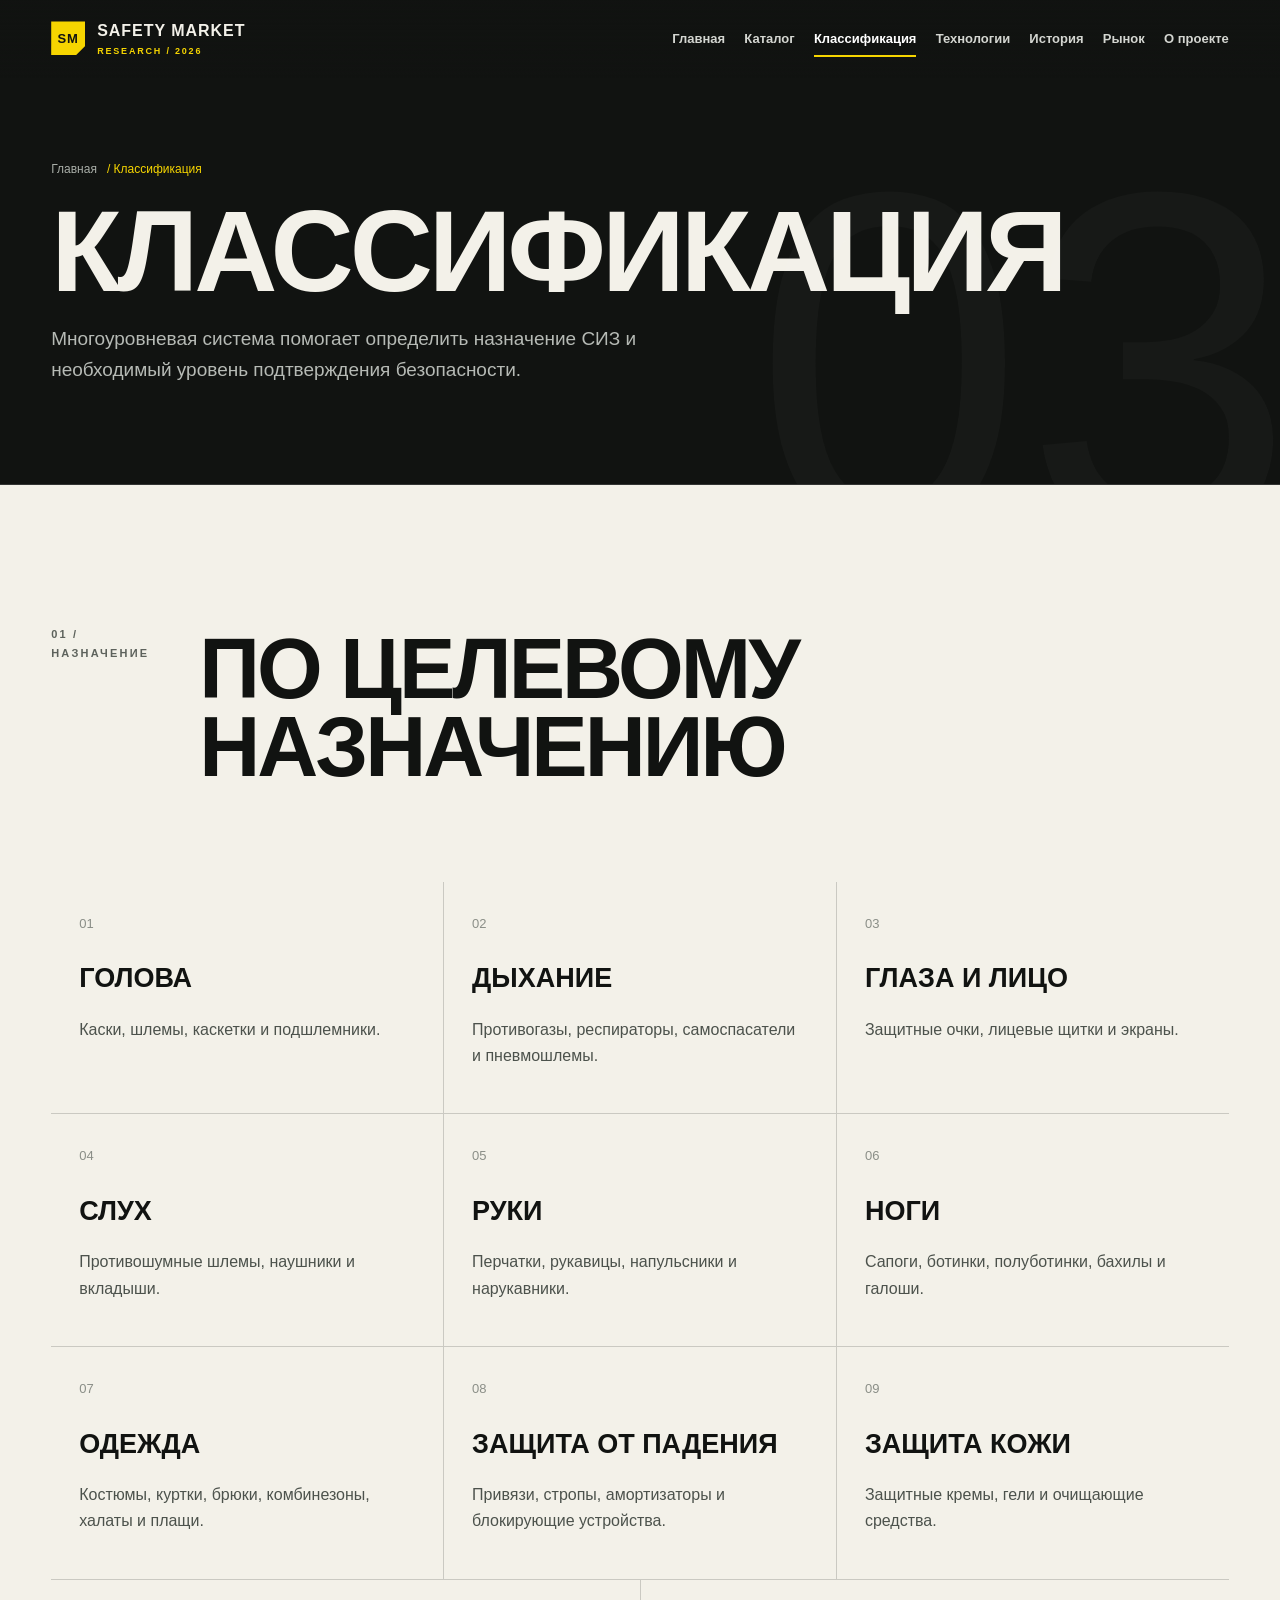
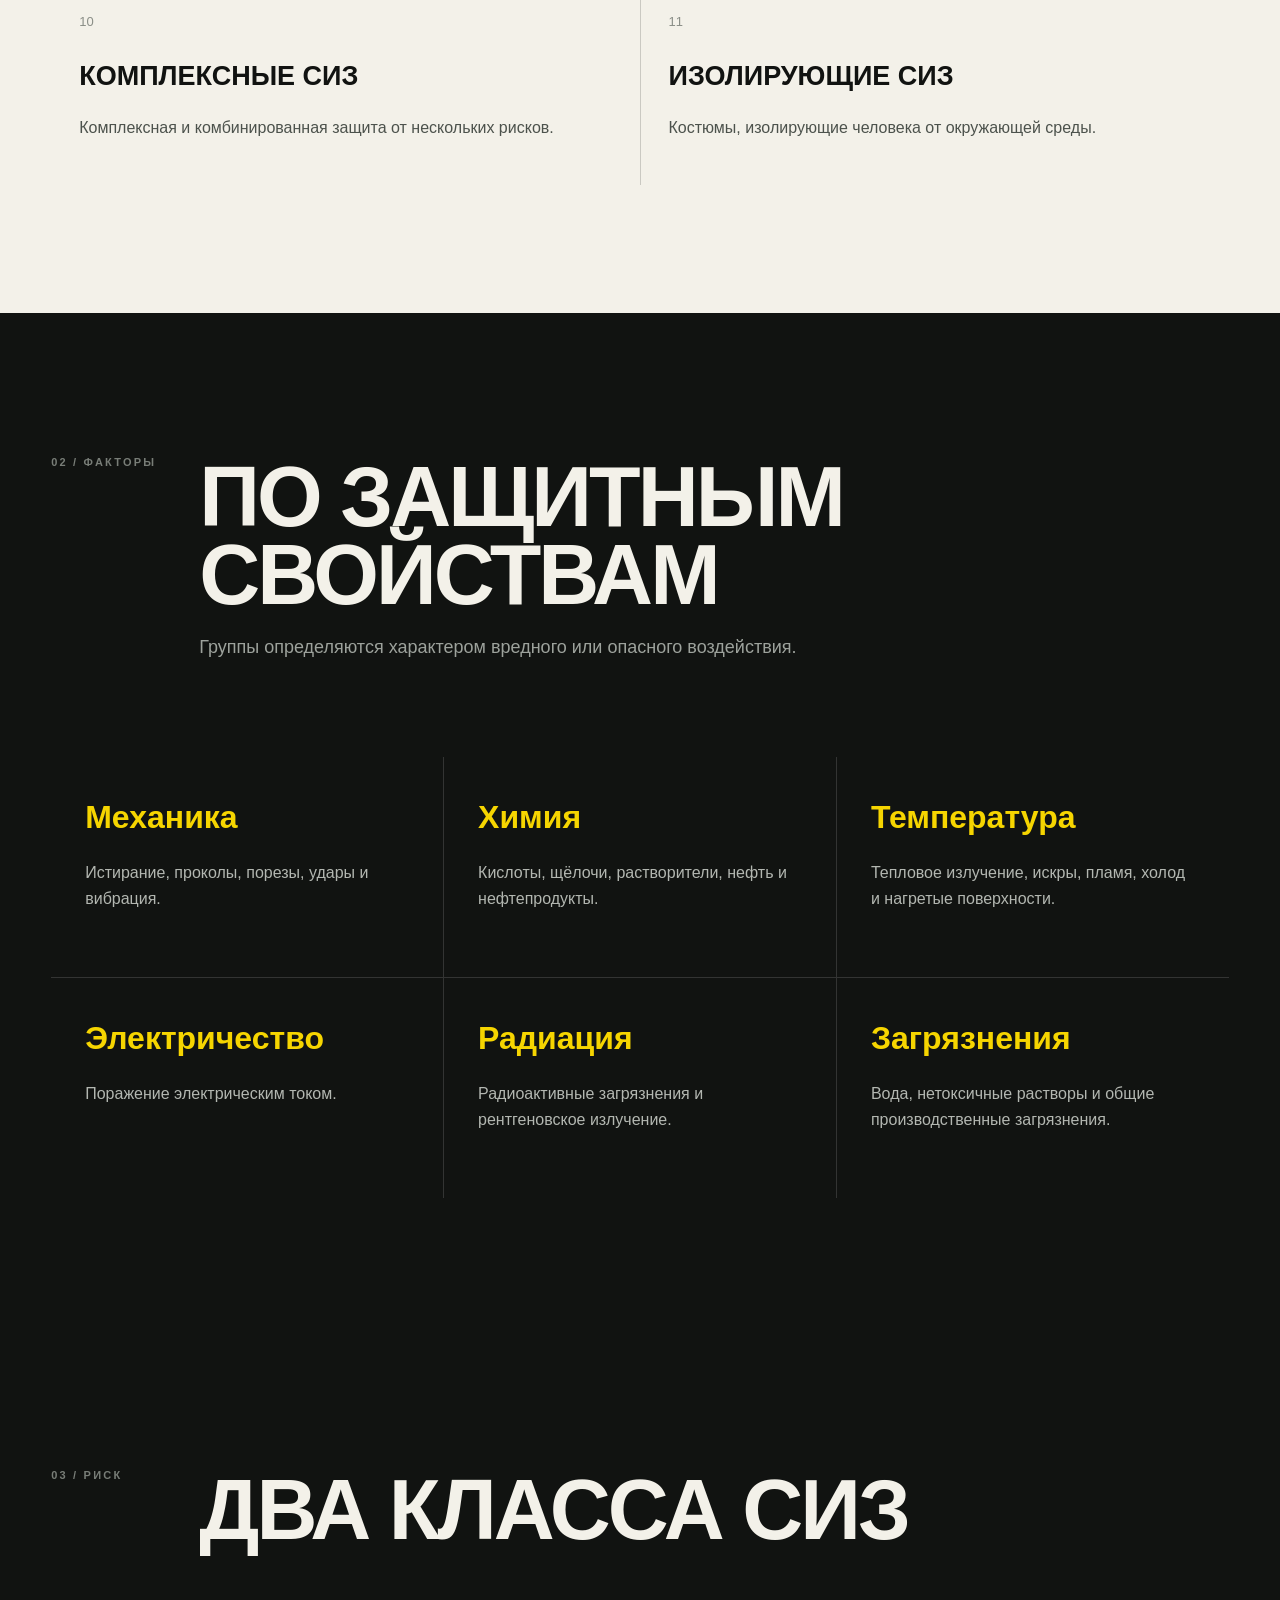
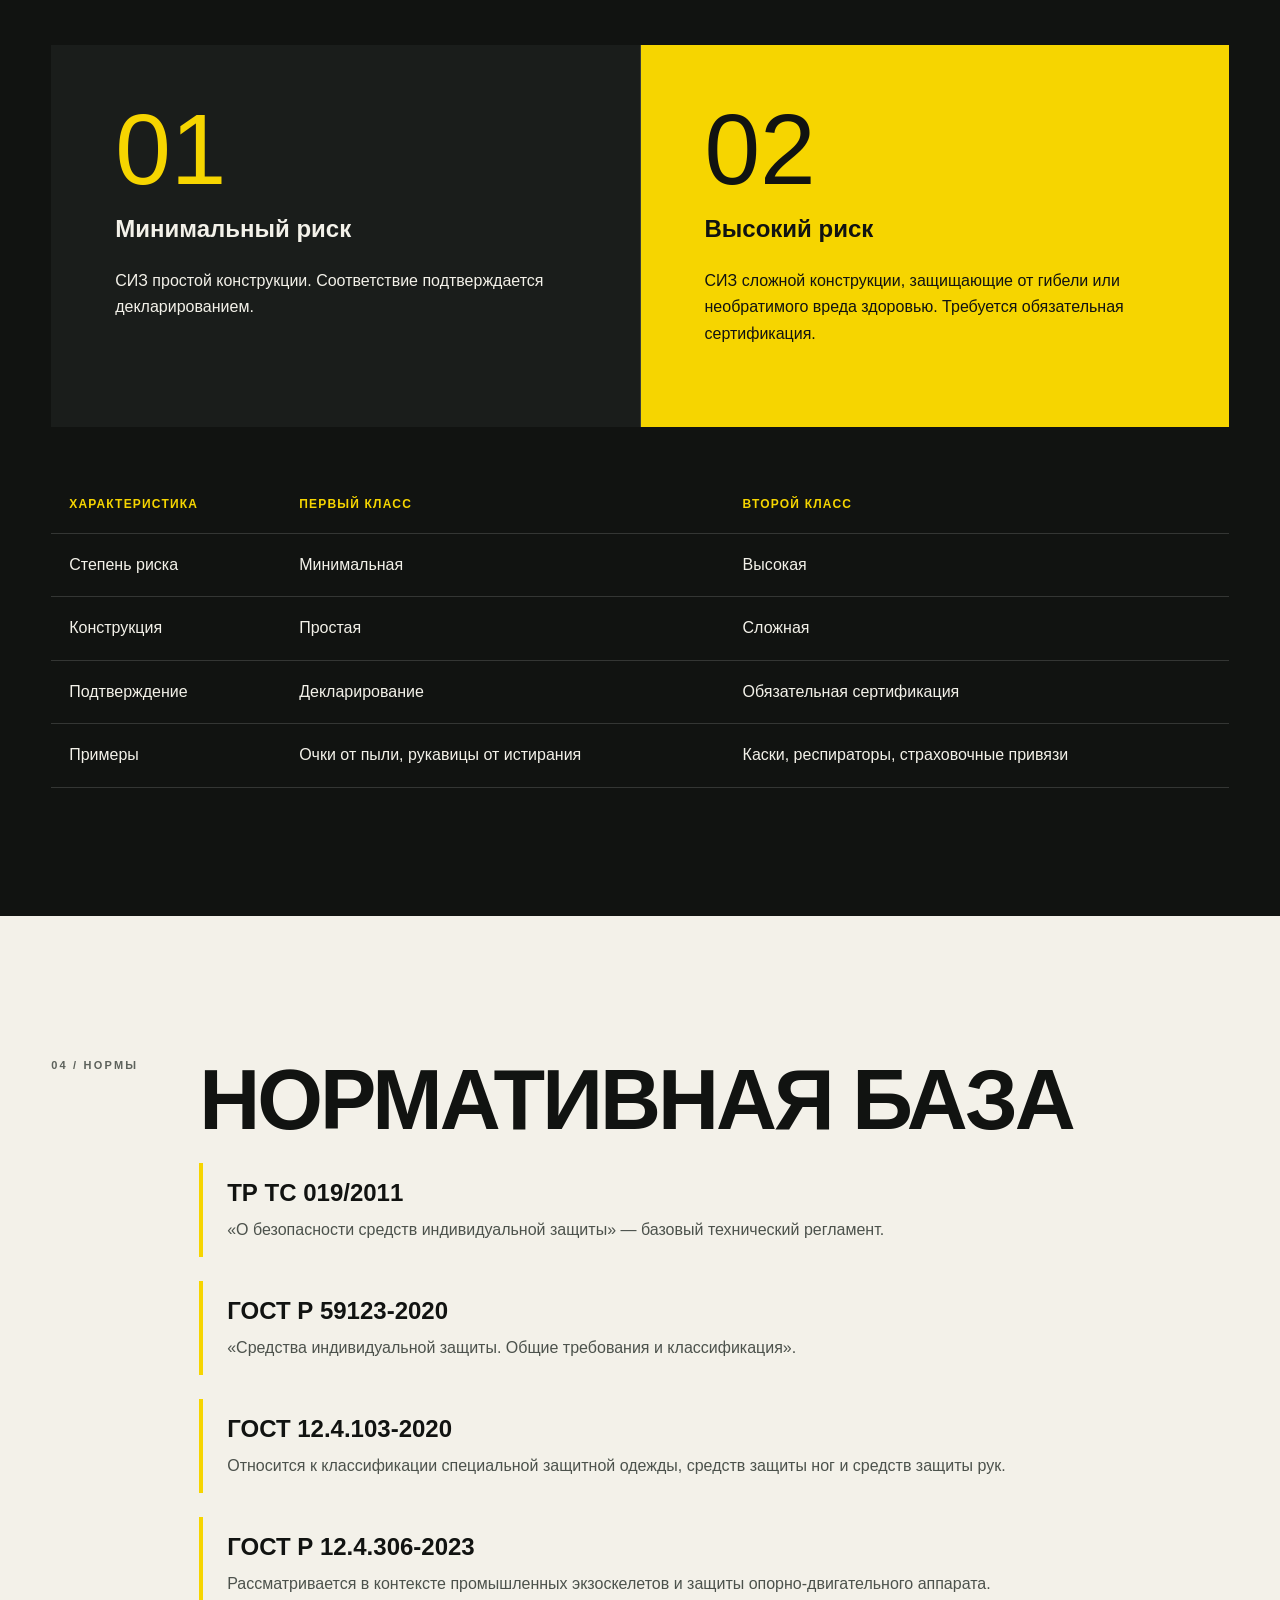
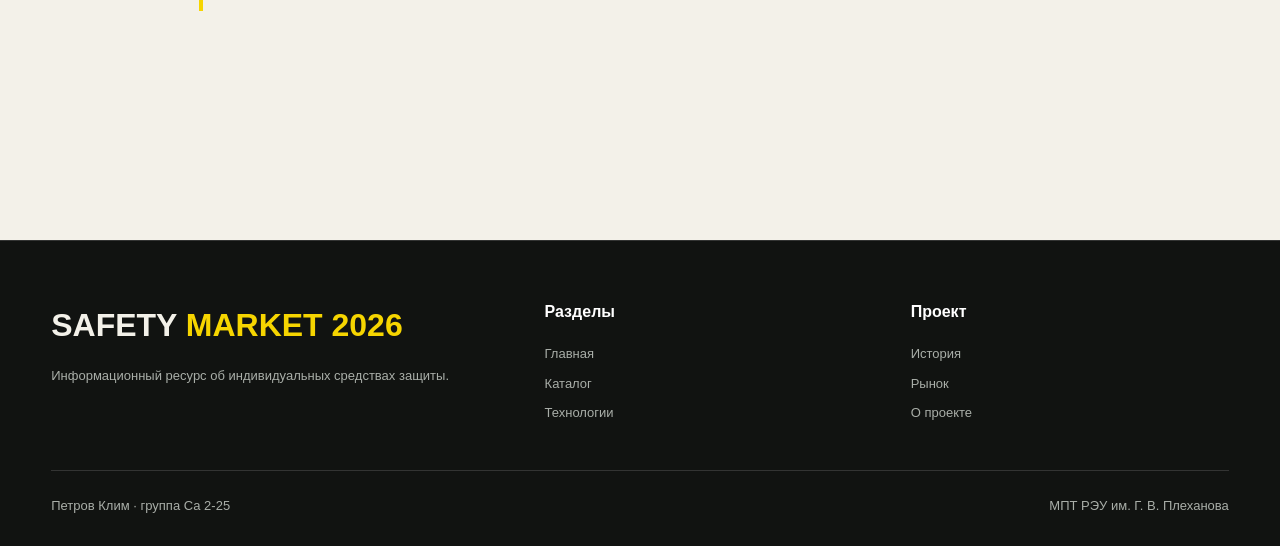
<file: classification.html>
<!doctype html>
<html lang="ru">
<head>
  <meta charset="utf-8">
  <meta name="viewport" content="width=device-width,initial-scale=1">
  <meta name="description" content="Классификация 11 типов СИЗ по целевому назначению, защитным свойствам и классам риска.">
  <title>Классификация СИЗ — SAFETY MARKET 2026</title>
  <link rel="icon" href="assets/images/favicon.png">
  <link rel="stylesheet" href="assets/css/style.css?v=10">
  <script src="assets/js/main.js?v=10" defer></script>
</head>
<body>
<a class="skip-link" href="#main">К содержанию</a>
<header class="site-header"><div class="shell header-inner"><a class="brand" href="index.html"><span class="brand-mark">SM</span><span>SAFETY MARKET<small>RESEARCH / 2026</small></span></a><button class="menu-btn" type="button" aria-label="Открыть меню" aria-expanded="false" aria-controls="main-nav"><span></span></button><nav class="nav" id="main-nav" aria-label="Основная навигация"><a href="index.html">Главная</a><a href="catalog.html">Каталог</a><a href="classification.html" aria-current="page">Классификация</a><a href="technology.html">Технологии</a><a href="history.html">История</a><a href="market.html">Рынок</a><a href="about.html">О проекте</a></nav></div></header>
<main id="main">
  <section class="page-hero" data-code="03"><div class="shell"><div class="breadcrumbs"><a href="index.html">Главная</a><span>/ Классификация</span></div><h1>Классификация</h1><p>Многоуровневая система помогает определить назначение СИЗ и необходимый уровень подтверждения безопасности.</p></div></section>
  <section class="section light"><div class="shell"><div class="section-head reveal"><div class="section-no">01 / Назначение</div><div><h2 class="section-title">По целевому назначению</h2></div></div><div class="organ-grid">
    <article class="organ"><span class="num">01</span><h3>Голова</h3><p>Каски, шлемы, каскетки и подшлемники.</p></article>
    <article class="organ"><span class="num">02</span><h3>Дыхание</h3><p>Противогазы, респираторы, самоспасатели и пневмошлемы.</p></article>
    <article class="organ"><span class="num">03</span><h3>Глаза и лицо</h3><p>Защитные очки, лицевые щитки и экраны.</p></article>
    <article class="organ"><span class="num">04</span><h3>Слух</h3><p>Противошумные шлемы, наушники и вкладыши.</p></article>
    <article class="organ"><span class="num">05</span><h3>Руки</h3><p>Перчатки, рукавицы, напульсники и нарукавники.</p></article>
    <article class="organ"><span class="num">06</span><h3>Ноги</h3><p>Сапоги, ботинки, полуботинки, бахилы и галоши.</p></article>
    <article class="organ"><span class="num">07</span><h3>Одежда</h3><p>Костюмы, куртки, брюки, комбинезоны, халаты и плащи.</p></article>
    <article class="organ"><span class="num">08</span><h3>Защита от падения</h3><p>Привязи, стропы, амортизаторы и блокирующие устройства.</p></article>
    <article class="organ"><span class="num">09</span><h3>Защита кожи</h3><p>Защитные кремы, гели и очищающие средства.</p></article>
    <article class="organ wide"><span class="num">10</span><h3>Комплексные СИЗ</h3><p>Комплексная и комбинированная защита от нескольких рисков.</p></article>
    <article class="organ wide"><span class="num">11</span><h3>Изолирующие СИЗ</h3><p>Костюмы, изолирующие человека от окружающей среды.</p></article>
  </div></div></section>
  <section class="section"><div class="shell"><div class="section-head reveal"><div class="section-no">02 / Факторы</div><div><h2 class="section-title">По защитным свойствам</h2><p class="section-intro">Группы определяются характером вредного или опасного воздействия.</p></div></div><div class="grid-3"><article class="material"><h3>Механика</h3><p>Истирание, проколы, порезы, удары и вибрация.</p></article><article class="material"><h3>Химия</h3><p>Кислоты, щёлочи, растворители, нефть и нефтепродукты.</p></article><article class="material"><h3>Температура</h3><p>Тепловое излучение, искры, пламя, холод и нагретые поверхности.</p></article><article class="material"><h3>Электричество</h3><p>Поражение электрическим током.</p></article><article class="material"><h3>Радиация</h3><p>Радиоактивные загрязнения и рентгеновское излучение.</p></article><article class="material"><h3>Загрязнения</h3><p>Вода, нетоксичные растворы и общие производственные загрязнения.</p></article></div></div></section>
  <section class="section"><div class="shell"><div class="section-head reveal"><div class="section-no">03 / Риск</div><div><h2 class="section-title">Два класса СИЗ</h2></div></div><div class="risk-grid"><article class="risk"><div class="risk-no">01</div><h2>Минимальный риск</h2><p>СИЗ простой конструкции. Соответствие подтверждается декларированием.</p></article><article class="risk"><div class="risk-no">02</div><h2>Высокий риск</h2><p>СИЗ сложной конструкции, защищающие от гибели или необратимого вреда здоровью. Требуется обязательная сертификация.</p></article></div><div class="table-scroll" role="region" aria-label="Сравнение классов риска" tabindex="0"><table class="comparison"><thead><tr><th>Характеристика</th><th>Первый класс</th><th>Второй класс</th></tr></thead><tbody><tr><td>Степень риска</td><td>Минимальная</td><td>Высокая</td></tr><tr><td>Конструкция</td><td>Простая</td><td>Сложная</td></tr><tr><td>Подтверждение</td><td>Декларирование</td><td>Обязательная сертификация</td></tr><tr><td>Примеры</td><td>Очки от пыли, рукавицы от истирания</td><td>Каски, респираторы, страховочные привязи</td></tr></tbody></table></div></div></section>
  <section class="section light"><div class="shell"><div class="section-head"><div class="section-no">04 / Нормы</div><div><h2 class="section-title">Нормативная база</h2><div class="norm"><b>ТР ТС 019/2011</b><p>«О безопасности средств индивидуальной защиты» — базовый технический регламент.</p></div><div class="norm"><b>ГОСТ Р 59123-2020</b><p>«Средства индивидуальной защиты. Общие требования и классификация».</p></div><div class="norm"><b>ГОСТ 12.4.103-2020</b><p>Относится к классификации специальной защитной одежды, средств защиты ног и средств защиты рук.</p></div><div class="norm"><b>ГОСТ Р 12.4.306-2023</b><p>Рассматривается в контексте промышленных экзоскелетов и защиты опорно-двигательного аппарата.</p></div></div></div></div></section>
</main>
<footer class="site-footer"><div class="shell"><div class="footer-grid"><div class="footer-brand"><h2>SAFETY <span>MARKET 2026</span></h2><p>Информационный ресурс об индивидуальных средствах защиты.</p></div><div class="footer-col"><b>Разделы</b><a href="index.html">Главная</a><a href="catalog.html">Каталог</a><a href="technology.html">Технологии</a></div><div class="footer-col"><b>Проект</b><a href="history.html">История</a><a href="market.html">Рынок</a><a href="about.html">О проекте</a></div></div><div class="footer-bottom"><span>Петров Клим · группа Са 2-25</span><span>МПТ РЭУ им. Г. В. Плеханова</span></div></div></footer>
</body>
</html>
</file>
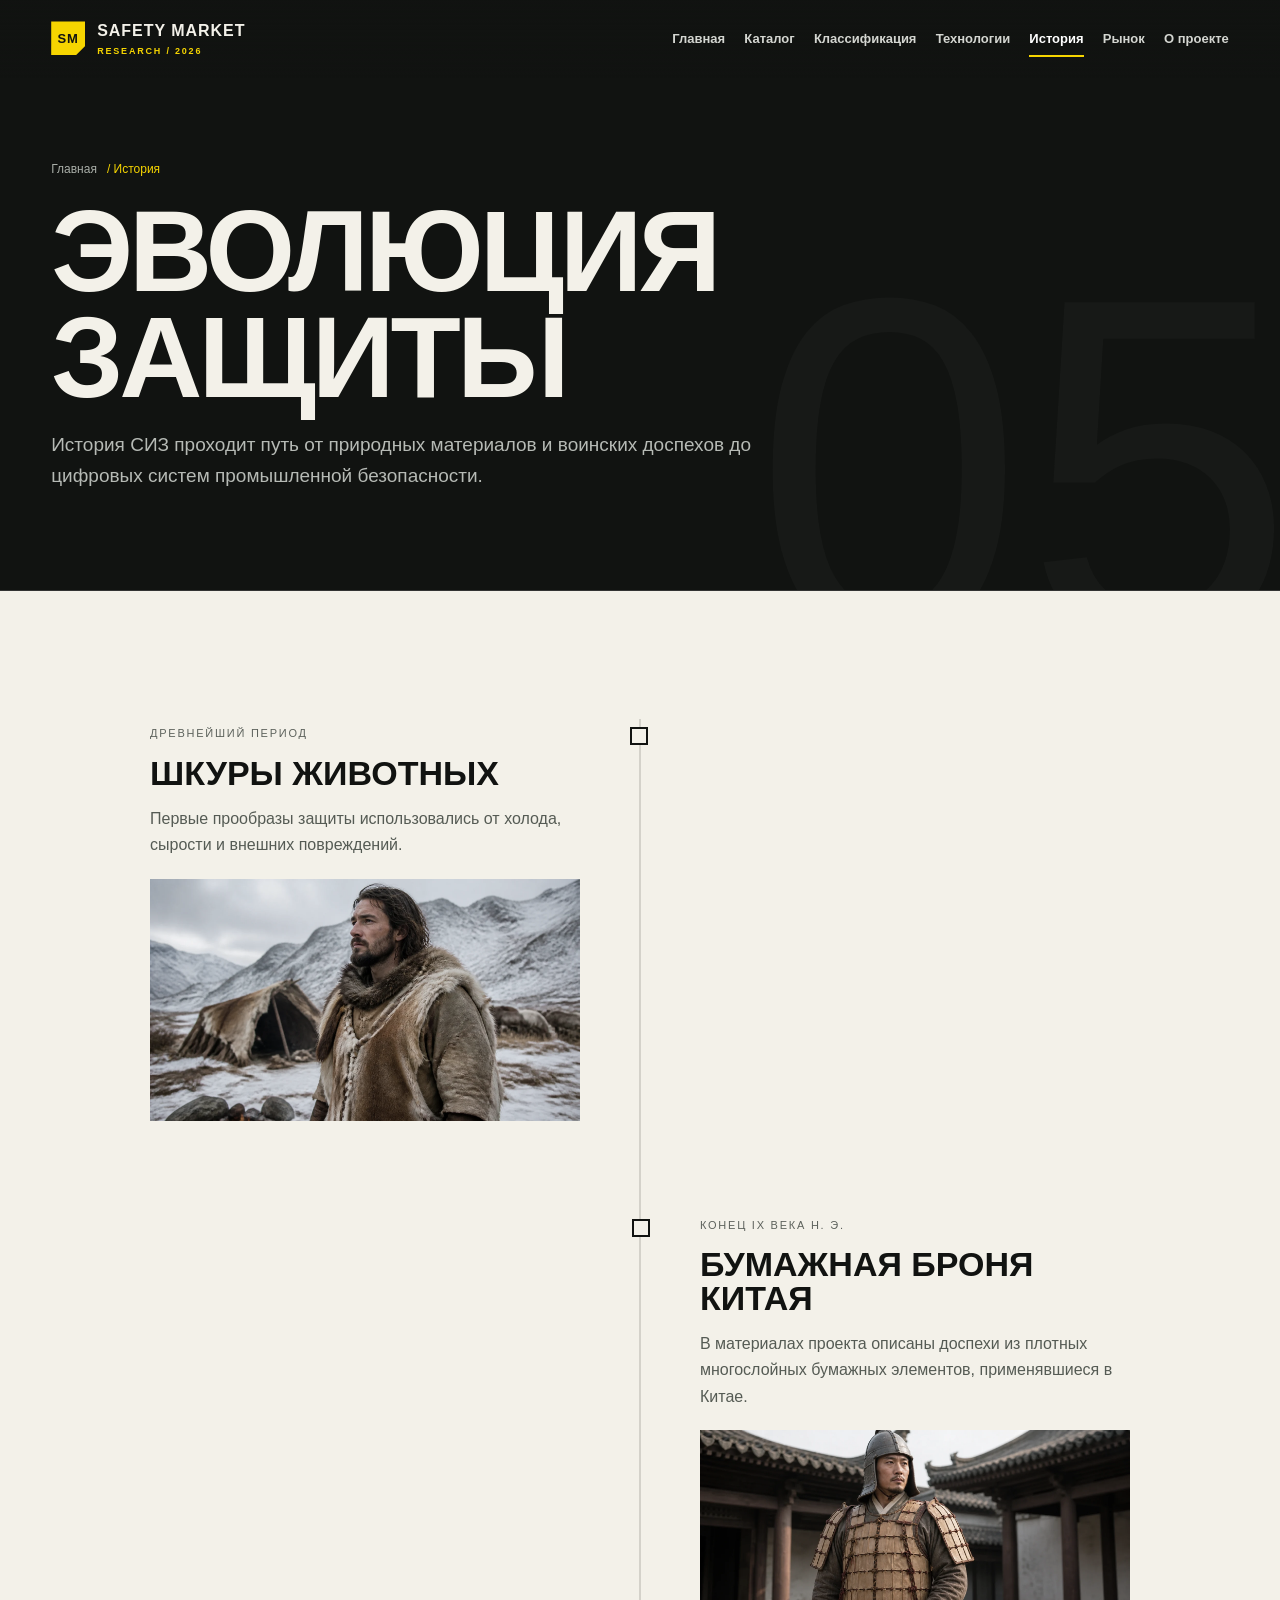
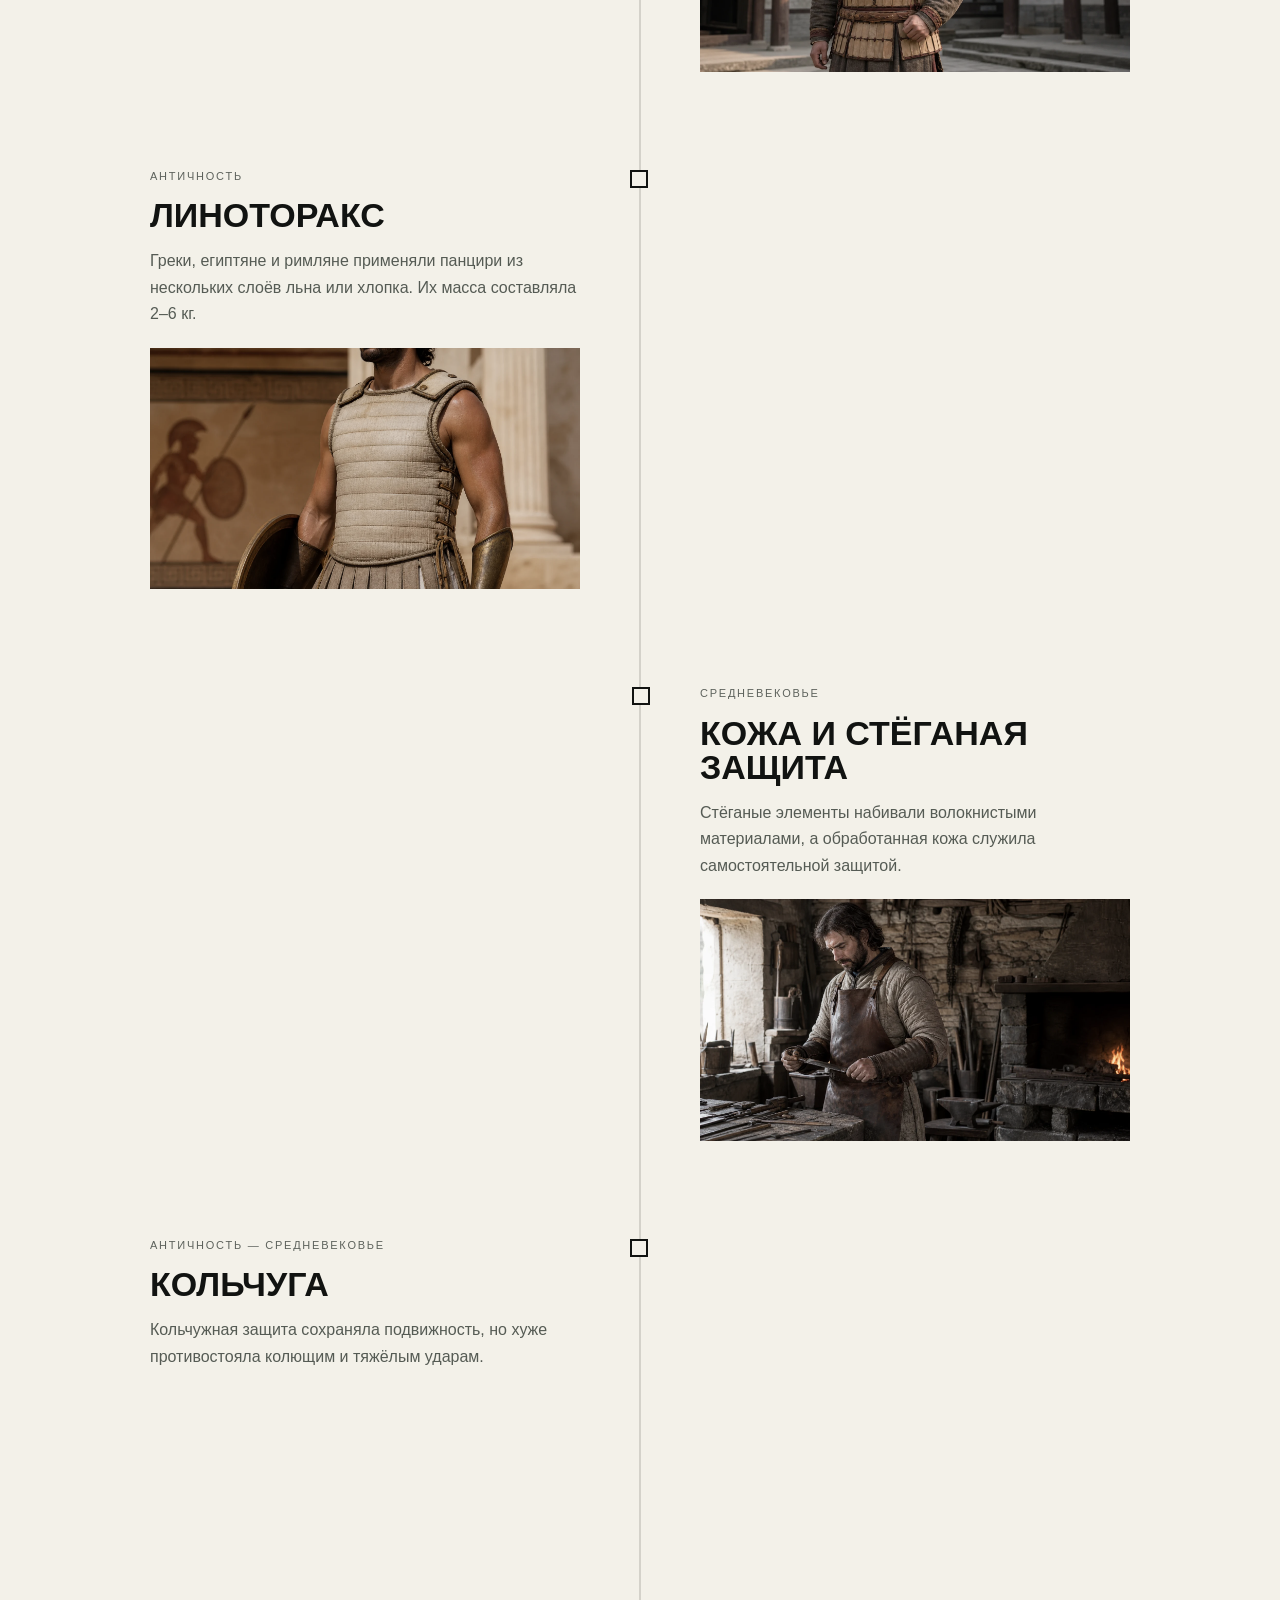
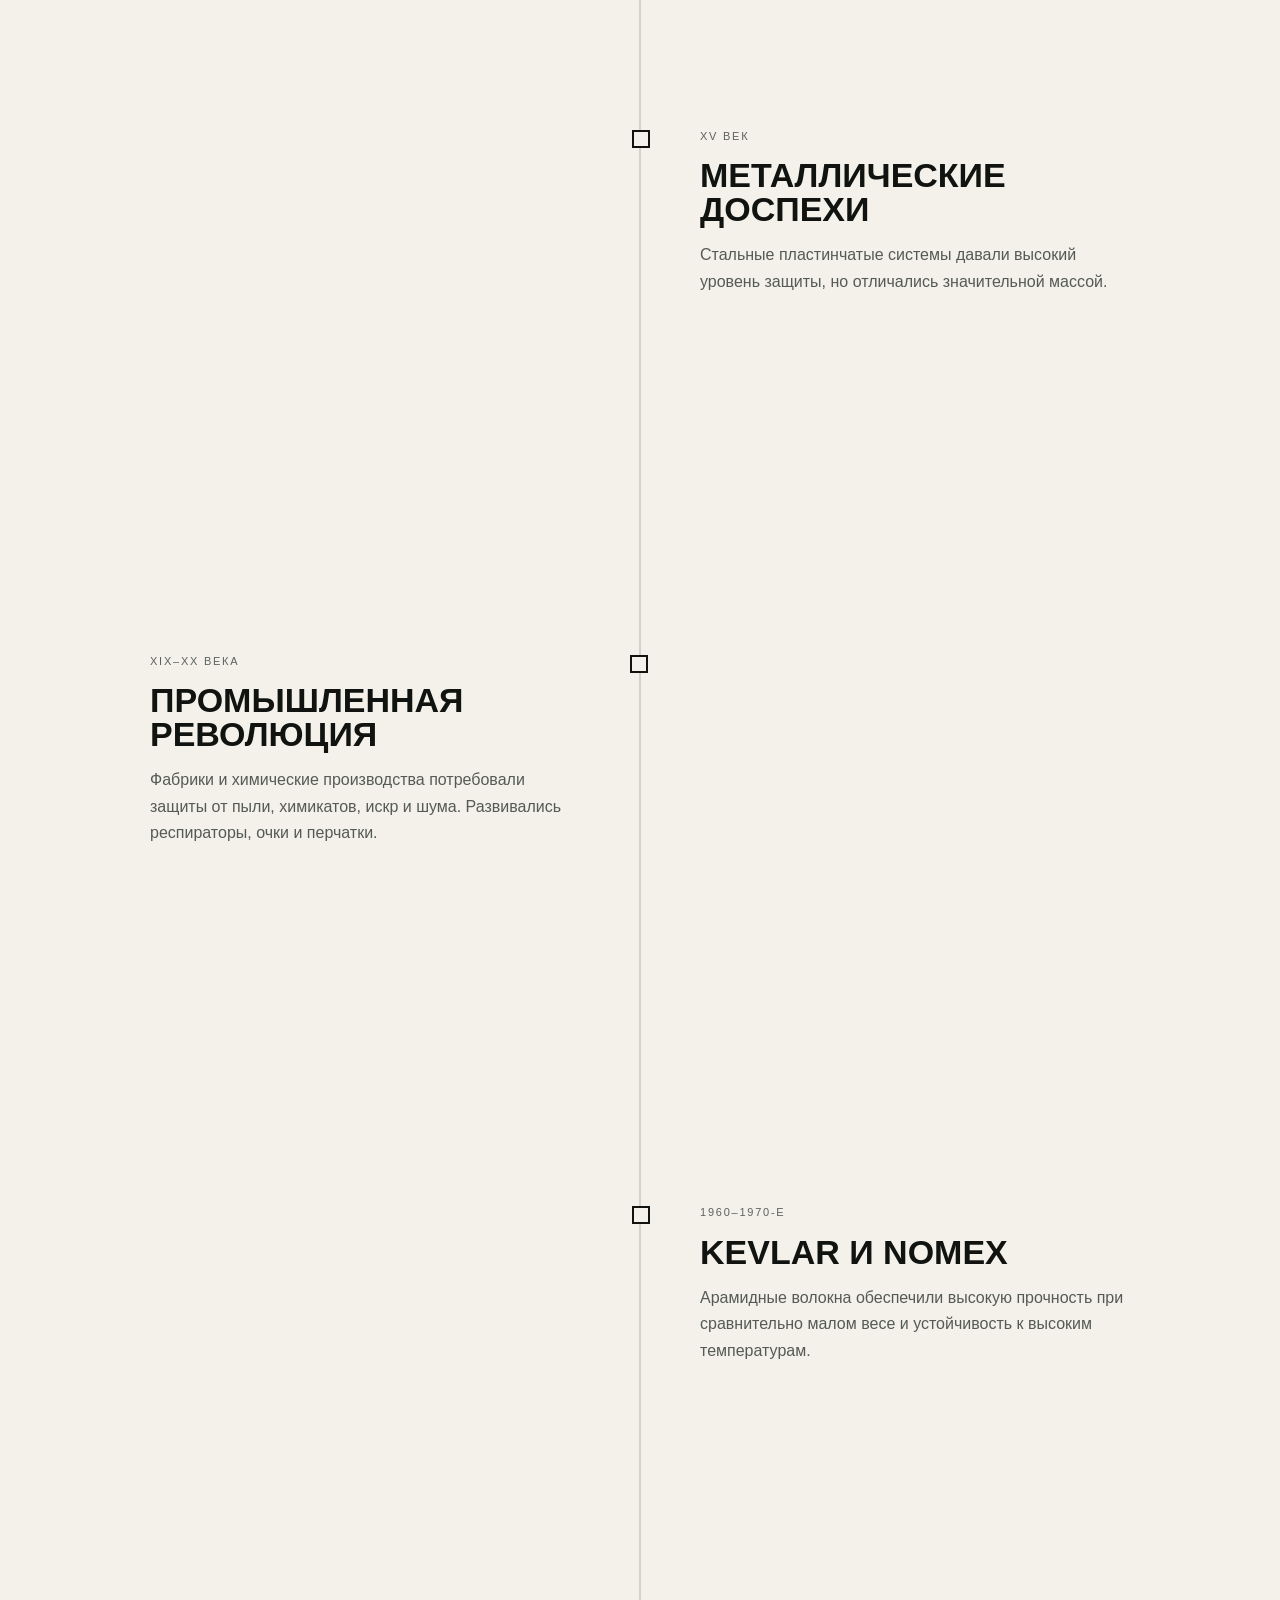
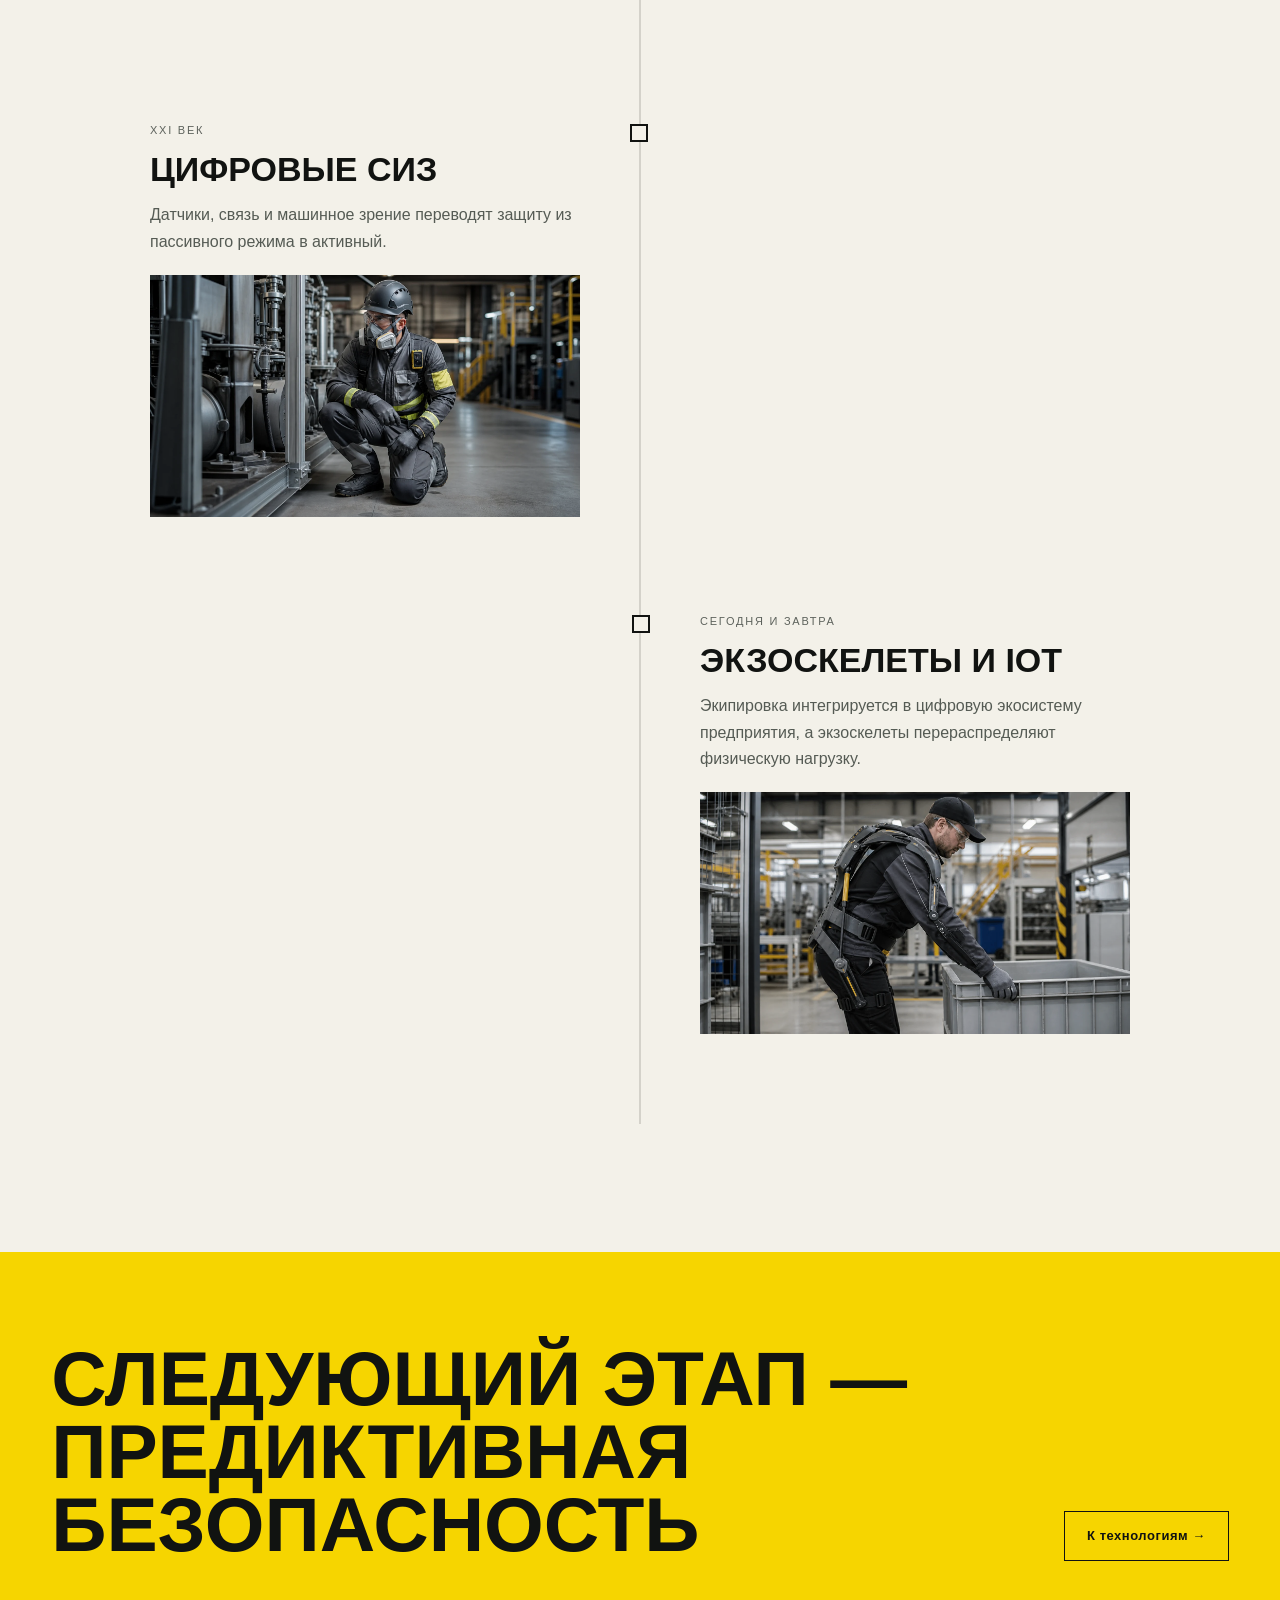
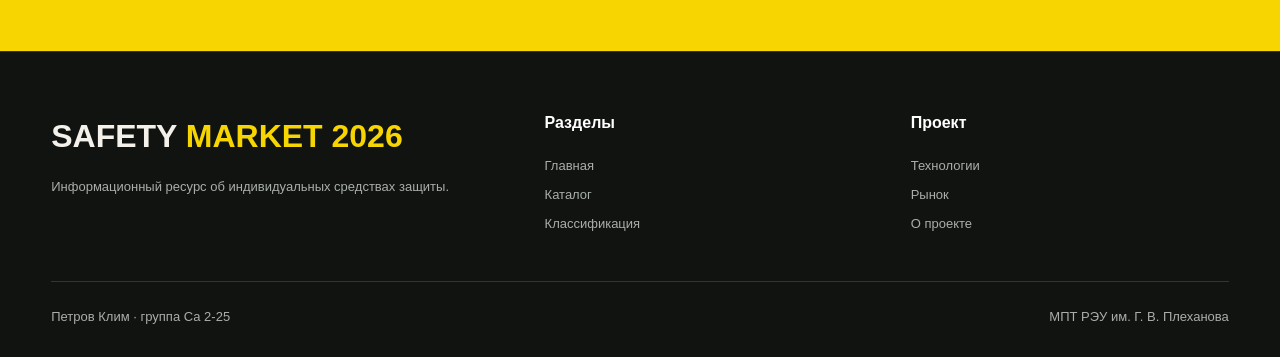
<file: history.html>
<!doctype html>
<html lang="ru">
<head>
  <meta charset="utf-8">
  <meta name="viewport" content="width=device-width,initial-scale=1">
  <meta name="description" content="История развития индивидуальной защиты от ранних материалов до Smart PPE и экзоскелетов.">
  <title>История СИЗ — SAFETY MARKET 2026</title>
  <link rel="icon" href="assets/images/favicon.png">
  <link rel="stylesheet" href="assets/css/style.css?v=10">
  <script src="assets/js/main.js?v=10" defer></script>
</head>
<body>
<a class="skip-link" href="#main">К содержанию</a>
<header class="site-header"><div class="shell header-inner"><a class="brand" href="index.html"><span class="brand-mark">SM</span><span>SAFETY MARKET<small>RESEARCH / 2026</small></span></a><button class="menu-btn" type="button" aria-label="Открыть меню" aria-expanded="false" aria-controls="main-nav"><span></span></button><nav class="nav" id="main-nav" aria-label="Основная навигация"><a href="index.html">Главная</a><a href="catalog.html">Каталог</a><a href="classification.html">Классификация</a><a href="technology.html">Технологии</a><a href="history.html" aria-current="page">История</a><a href="market.html">Рынок</a><a href="about.html">О проекте</a></nav></div></header>
<main id="main">
  <section class="page-hero" data-code="05"><div class="shell"><div class="breadcrumbs"><a href="index.html">Главная</a><span>/ История</span></div><h1>Эволюция защиты</h1><p>История СИЗ проходит путь от природных материалов и воинских доспехов до цифровых систем промышленной безопасности.</p></div></section>
  <section class="section light"><div class="shell"><div class="history-line">
    <article class="era reveal"><span class="era-year">Древнейший период</span><h2>Шкуры животных</h2><p>Первые прообразы защиты использовались от холода, сырости и внешних повреждений.</p><img loading="lazy" decoding="async" src="assets/images/history-hides.webp" width="1672" height="941" alt="Реконструкция ранней одежды из шкур животных"></article>
    <article class="era reveal"><span class="era-year">Конец IX века н. э.</span><h2>Бумажная броня Китая</h2><p>В материалах проекта описаны доспехи из плотных многослойных бумажных элементов, применявшиеся в Китае.</p><img loading="lazy" decoding="async" src="assets/images/history-paper-armor.webp" width="1672" height="941" alt="Реконструкция китайской многослойной бумажной брони"></article>
    <article class="era reveal"><span class="era-year">Античность</span><h2>Линоторакс</h2><p>Греки, египтяне и римляне применяли панцири из нескольких слоёв льна или хлопка. Их масса составляла 2–6 кг.</p><img loading="lazy" decoding="async" src="assets/images/history-linothorax.webp" width="1672" height="941" alt="Реконструкция античного льняного доспеха линоторакса"></article>
    <article class="era reveal"><span class="era-year">Средневековье</span><h2>Кожа и стёганая защита</h2><p>Стёганые элементы набивали волокнистыми материалами, а обработанная кожа служила самостоятельной защитой.</p><img loading="lazy" decoding="async" src="assets/images/history-padded-leather.webp" width="1672" height="941" alt="Реконструкция стёганой и кожаной защиты ремесленника"></article>
    <article class="era reveal"><span class="era-year">Античность — Средневековье</span><h2>Кольчуга</h2><p>Кольчужная защита сохраняла подвижность, но хуже противостояла колющим и тяжёлым ударам.</p><img loading="lazy" decoding="async" src="assets/images/history-chainmail.webp" width="1672" height="941" alt="Реконструкция средневековой кольчужной защиты"></article>
    <article class="era reveal"><span class="era-year">XV век</span><h2>Металлические доспехи</h2><p>Стальные пластинчатые системы давали высокий уровень защиты, но отличались значительной массой.</p><img loading="lazy" decoding="async" src="assets/images/history-plate-armor.webp" width="1672" height="941" alt="Реконструкция европейского латного доспеха XV века"></article>
    <article class="era reveal"><span class="era-year">XIX–XX века</span><h2>Промышленная революция</h2><p>Фабрики и химические производства потребовали защиты от пыли, химикатов, искр и шума. Развивались респираторы, очки и перчатки.</p><img loading="lazy" decoding="async" src="assets/images/history-industrial.webp" width="1672" height="941" alt="Реконструкция рабочих промышленного предприятия начала XX века"></article>
    <article class="era reveal"><span class="era-year">1960–1970-е</span><h2>Kevlar и Nomex</h2><p>Арамидные волокна обеспечили высокую прочность при сравнительно малом весе и устойчивость к высоким температурам.</p><img loading="lazy" decoding="async" src="assets/images/materials.webp" width="1672" height="941" alt="Современные арамидные и огнестойкие материалы"></article>
    <article class="era reveal"><span class="era-year">XXI век</span><h2>Цифровые СИЗ</h2><p>Датчики, связь и машинное зрение переводят защиту из пассивного режима в активный.</p><img loading="lazy" decoding="async" src="assets/images/complex-ppe.webp" width="1672" height="941" alt="Современная интегрированная цифровая защитная экипировка"></article>
    <article class="era reveal"><span class="era-year">Сегодня и завтра</span><h2>Экзоскелеты и IoT</h2><p>Экипировка интегрируется в цифровую экосистему предприятия, а экзоскелеты перераспределяют физическую нагрузку.</p><img loading="lazy" decoding="async" src="assets/images/exoskeleton-landscape.webp" width="1672" height="941" alt="Работник использует современный промышленный экзоскелет"></article>
  </div></div></section>
  <section class="cta"><div class="shell cta-inner"><h2>Следующий этап — предиктивная безопасность</h2><a class="btn" href="technology.html">К технологиям →</a></div></section>
</main>
<footer class="site-footer"><div class="shell"><div class="footer-grid"><div class="footer-brand"><h2>SAFETY <span>MARKET 2026</span></h2><p>Информационный ресурс об индивидуальных средствах защиты.</p></div><div class="footer-col"><b>Разделы</b><a href="index.html">Главная</a><a href="catalog.html">Каталог</a><a href="classification.html">Классификация</a></div><div class="footer-col"><b>Проект</b><a href="technology.html">Технологии</a><a href="market.html">Рынок</a><a href="about.html">О проекте</a></div></div><div class="footer-bottom"><span>Петров Клим · группа Са 2-25</span><span>МПТ РЭУ им. Г. В. Плеханова</span></div></div></footer>
</body>
</html>
</file>
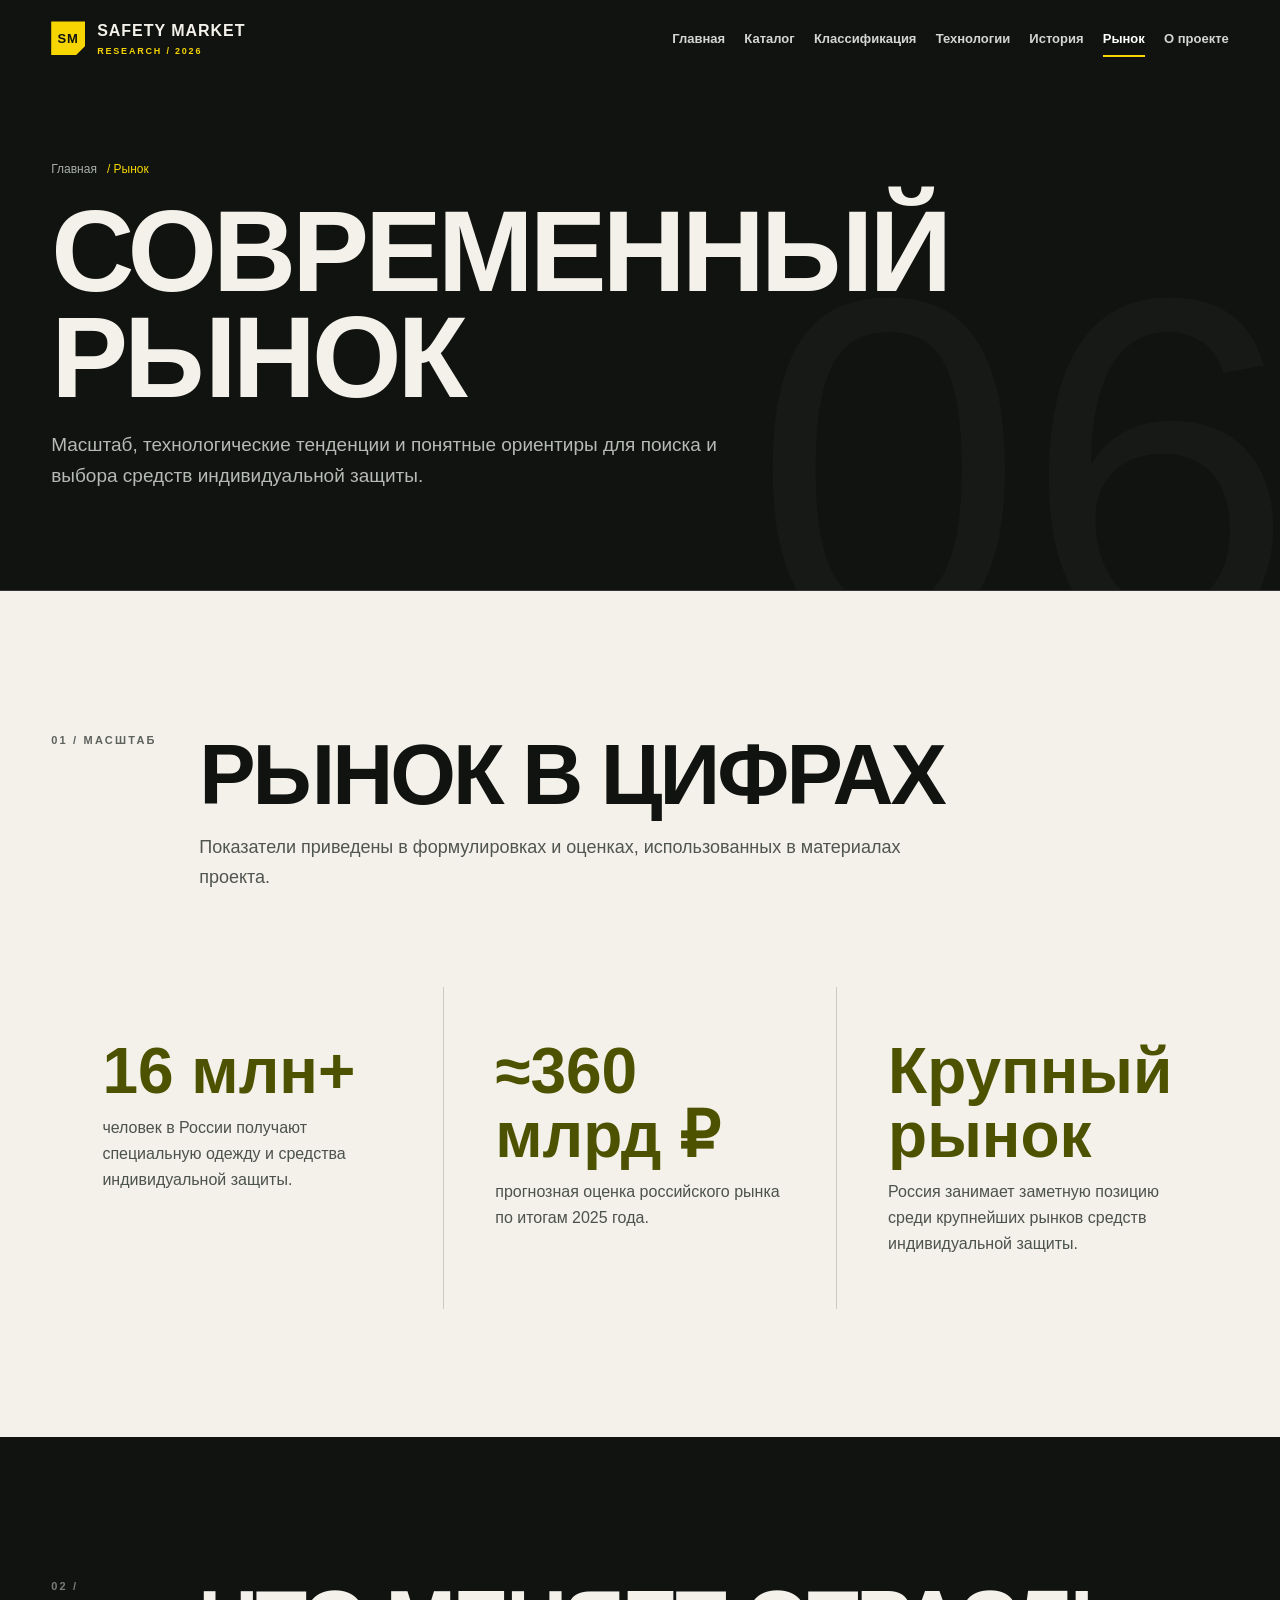
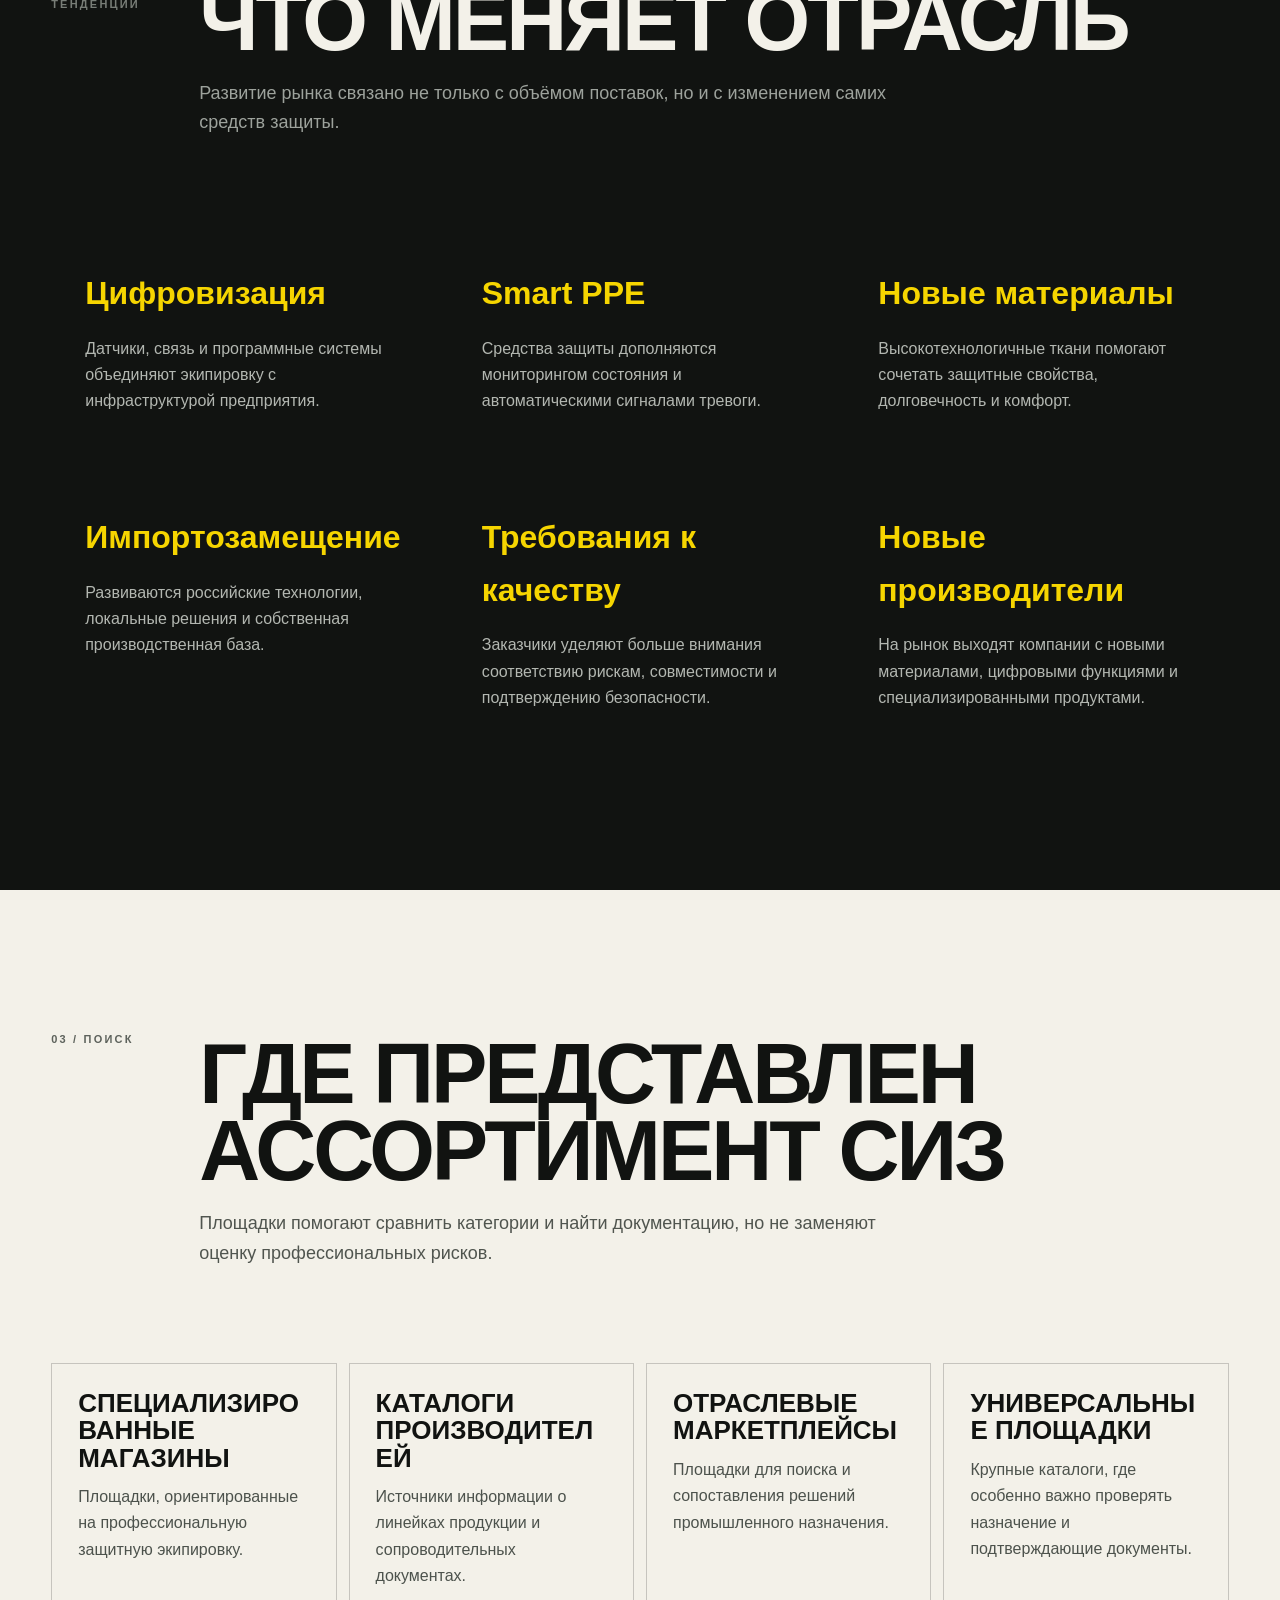
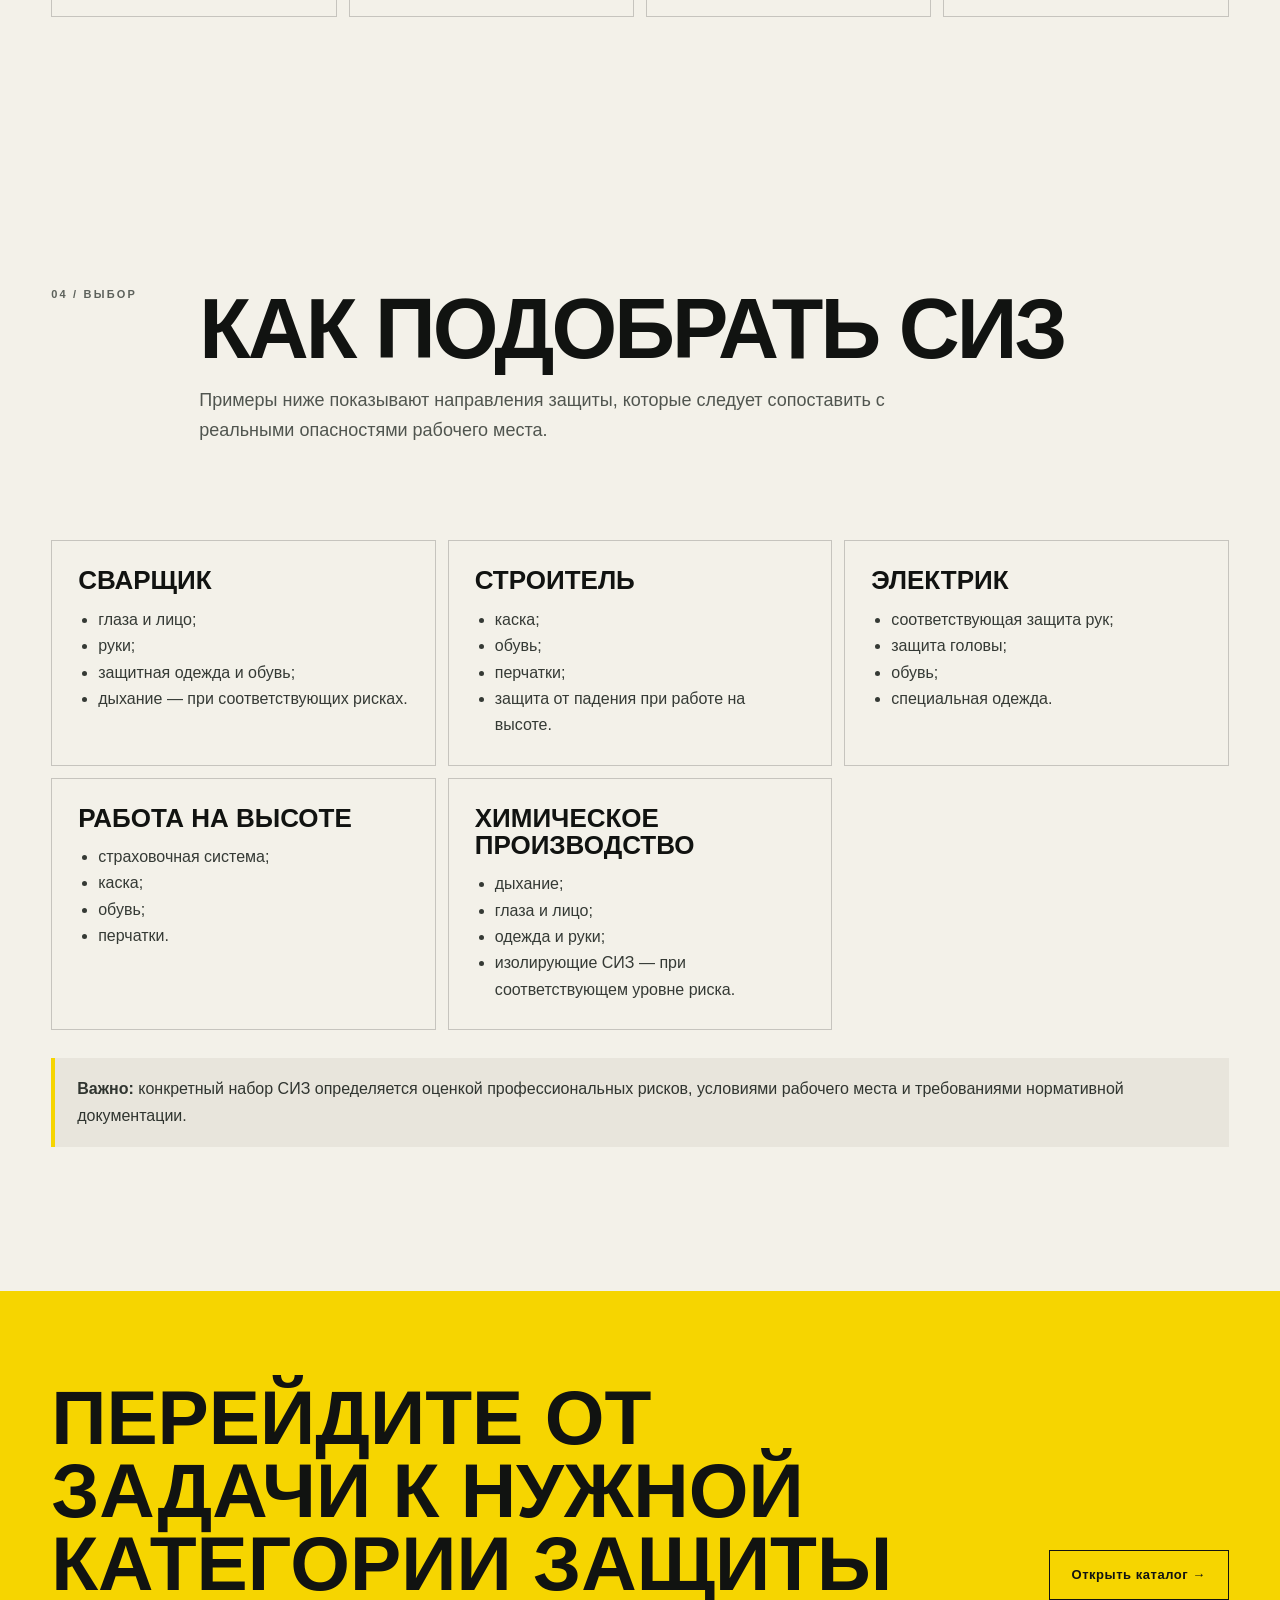
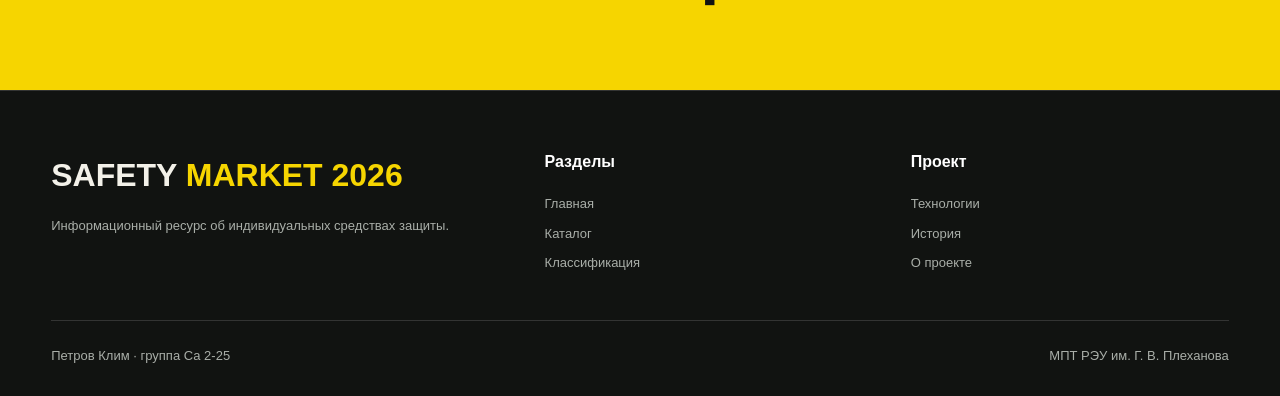
<file: market.html>
<!doctype html>
<html lang="ru">
<head>
  <meta charset="utf-8">
  <meta name="viewport" content="width=device-width,initial-scale=1">
  <meta name="description" content="Обзор современного рынка средств индивидуальной защиты, ключевых тенденций и ориентиров выбора СИЗ.">
  <title>Рынок СИЗ — SAFETY MARKET 2026</title>
  <link rel="icon" href="assets/images/favicon.png">
  <link rel="stylesheet" href="assets/css/style.css?v=10">
  <script src="assets/js/main.js?v=10" defer></script>
</head>
<body>
<a class="skip-link" href="#main">К содержанию</a>
<header class="site-header"><div class="shell header-inner"><a class="brand" href="index.html"><span class="brand-mark">SM</span><span>SAFETY MARKET<small>RESEARCH / 2026</small></span></a><button class="menu-btn" type="button" aria-label="Открыть меню" aria-expanded="false" aria-controls="main-nav"><span></span></button><nav class="nav" id="main-nav" aria-label="Основная навигация"><a href="index.html">Главная</a><a href="catalog.html">Каталог</a><a href="classification.html">Классификация</a><a href="technology.html">Технологии</a><a href="history.html">История</a><a href="market.html" aria-current="page">Рынок</a><a href="about.html">О проекте</a></nav></div></header>
<main id="main">
  <section class="page-hero" data-code="06"><div class="shell"><div class="breadcrumbs"><a href="index.html">Главная</a><span>/ Рынок</span></div><h1>Современный рынок</h1><p>Масштаб, технологические тенденции и понятные ориентиры для поиска и выбора средств индивидуальной защиты.</p></div></section>
  <section class="section light"><div class="shell"><div class="section-head reveal"><div class="section-no">01 / Масштаб</div><div><h2 class="section-title">Рынок в цифрах</h2><p class="section-intro">Показатели приведены в формулировках и оценках, использованных в материалах проекта.</p></div></div><div class="market-stats"><article class="market-stat"><strong>16 млн+</strong><span>человек в России получают специальную одежду и средства индивидуальной защиты.</span></article><article class="market-stat"><strong>≈360 млрд ₽</strong><span>прогнозная оценка российского рынка по итогам 2025 года.</span></article><article class="market-stat"><strong>Крупный рынок</strong><span>Россия занимает заметную позицию среди крупнейших рынков средств индивидуальной защиты.</span></article></div></div></section>
  <section class="section"><div class="shell"><div class="section-head reveal"><div class="section-no">02 / Тенденции</div><div><h2 class="section-title">Что меняет отрасль</h2><p class="section-intro">Развитие рынка связано не только с объёмом поставок, но и с изменением самих средств защиты.</p></div></div><div class="trend-grid"><article class="material"><h3>Цифровизация</h3><p>Датчики, связь и программные системы объединяют экипировку с инфраструктурой предприятия.</p></article><article class="material"><h3>Smart PPE</h3><p>Средства защиты дополняются мониторингом состояния и автоматическими сигналами тревоги.</p></article><article class="material"><h3>Новые материалы</h3><p>Высокотехнологичные ткани помогают сочетать защитные свойства, долговечность и комфорт.</p></article><article class="material"><h3>Импортозамещение</h3><p>Развиваются российские технологии, локальные решения и собственная производственная база.</p></article><article class="material"><h3>Требования к качеству</h3><p>Заказчики уделяют больше внимания соответствию рискам, совместимости и подтверждению безопасности.</p></article><article class="material"><h3>Новые производители</h3><p>На рынок выходят компании с новыми материалами, цифровыми функциями и специализированными продуктами.</p></article></div></div></section>
  <section class="section light"><div class="shell"><div class="section-head"><div class="section-no">03 / Поиск</div><div><h2 class="section-title">Где представлен ассортимент СИЗ</h2><p class="section-intro">Площадки помогают сравнить категории и найти документацию, но не заменяют оценку профессиональных рисков.</p></div></div><div class="channel-grid"><article class="channel-card"><h3>Специализированные магазины</h3><p>Площадки, ориентированные на профессиональную защитную экипировку.</p></article><article class="channel-card"><h3>Каталоги производителей</h3><p>Источники информации о линейках продукции и сопроводительных документах.</p></article><article class="channel-card"><h3>Отраслевые маркетплейсы</h3><p>Площадки для поиска и сопоставления решений промышленного назначения.</p></article><article class="channel-card"><h3>Универсальные площадки</h3><p>Крупные каталоги, где особенно важно проверять назначение и подтверждающие документы.</p></article></div></div></section>
  <section class="section light"><div class="shell"><div class="section-head reveal"><div class="section-no">04 / Выбор</div><div><h2 class="section-title">Как подобрать СИЗ</h2><p class="section-intro">Примеры ниже показывают направления защиты, которые следует сопоставить с реальными опасностями рабочего места.</p></div></div><div class="profession-grid"><article class="profession-card"><h3>Сварщик</h3><ul><li>глаза и лицо;</li><li>руки;</li><li>защитная одежда и обувь;</li><li>дыхание — при соответствующих рисках.</li></ul></article><article class="profession-card"><h3>Строитель</h3><ul><li>каска;</li><li>обувь;</li><li>перчатки;</li><li>защита от падения при работе на высоте.</li></ul></article><article class="profession-card"><h3>Электрик</h3><ul><li>соответствующая защита рук;</li><li>защита головы;</li><li>обувь;</li><li>специальная одежда.</li></ul></article><article class="profession-card"><h3>Работа на высоте</h3><ul><li>страховочная система;</li><li>каска;</li><li>обувь;</li><li>перчатки.</li></ul></article><article class="profession-card"><h3>Химическое производство</h3><ul><li>дыхание;</li><li>глаза и лицо;</li><li>одежда и руки;</li><li>изолирующие СИЗ — при соответствующем уровне риска.</li></ul></article></div><p class="selection-note"><strong>Важно:</strong> конкретный набор СИЗ определяется оценкой профессиональных рисков, условиями рабочего места и требованиями нормативной документации.</p></div></section>
  <section class="cta"><div class="shell cta-inner"><h2>Перейдите от задачи к нужной категории защиты</h2><a class="btn" href="catalog.html#catalog">Открыть каталог →</a></div></section>
</main>
<footer class="site-footer"><div class="shell"><div class="footer-grid"><div class="footer-brand"><h2>SAFETY <span>MARKET 2026</span></h2><p>Информационный ресурс об индивидуальных средствах защиты.</p></div><div class="footer-col"><b>Разделы</b><a href="index.html">Главная</a><a href="catalog.html">Каталог</a><a href="classification.html">Классификация</a></div><div class="footer-col"><b>Проект</b><a href="technology.html">Технологии</a><a href="history.html">История</a><a href="about.html">О проекте</a></div></div><div class="footer-bottom"><span>Петров Клим · группа Са 2-25</span><span>МПТ РЭУ им. Г. В. Плеханова</span></div></div></footer>
</body>
</html>
</file>
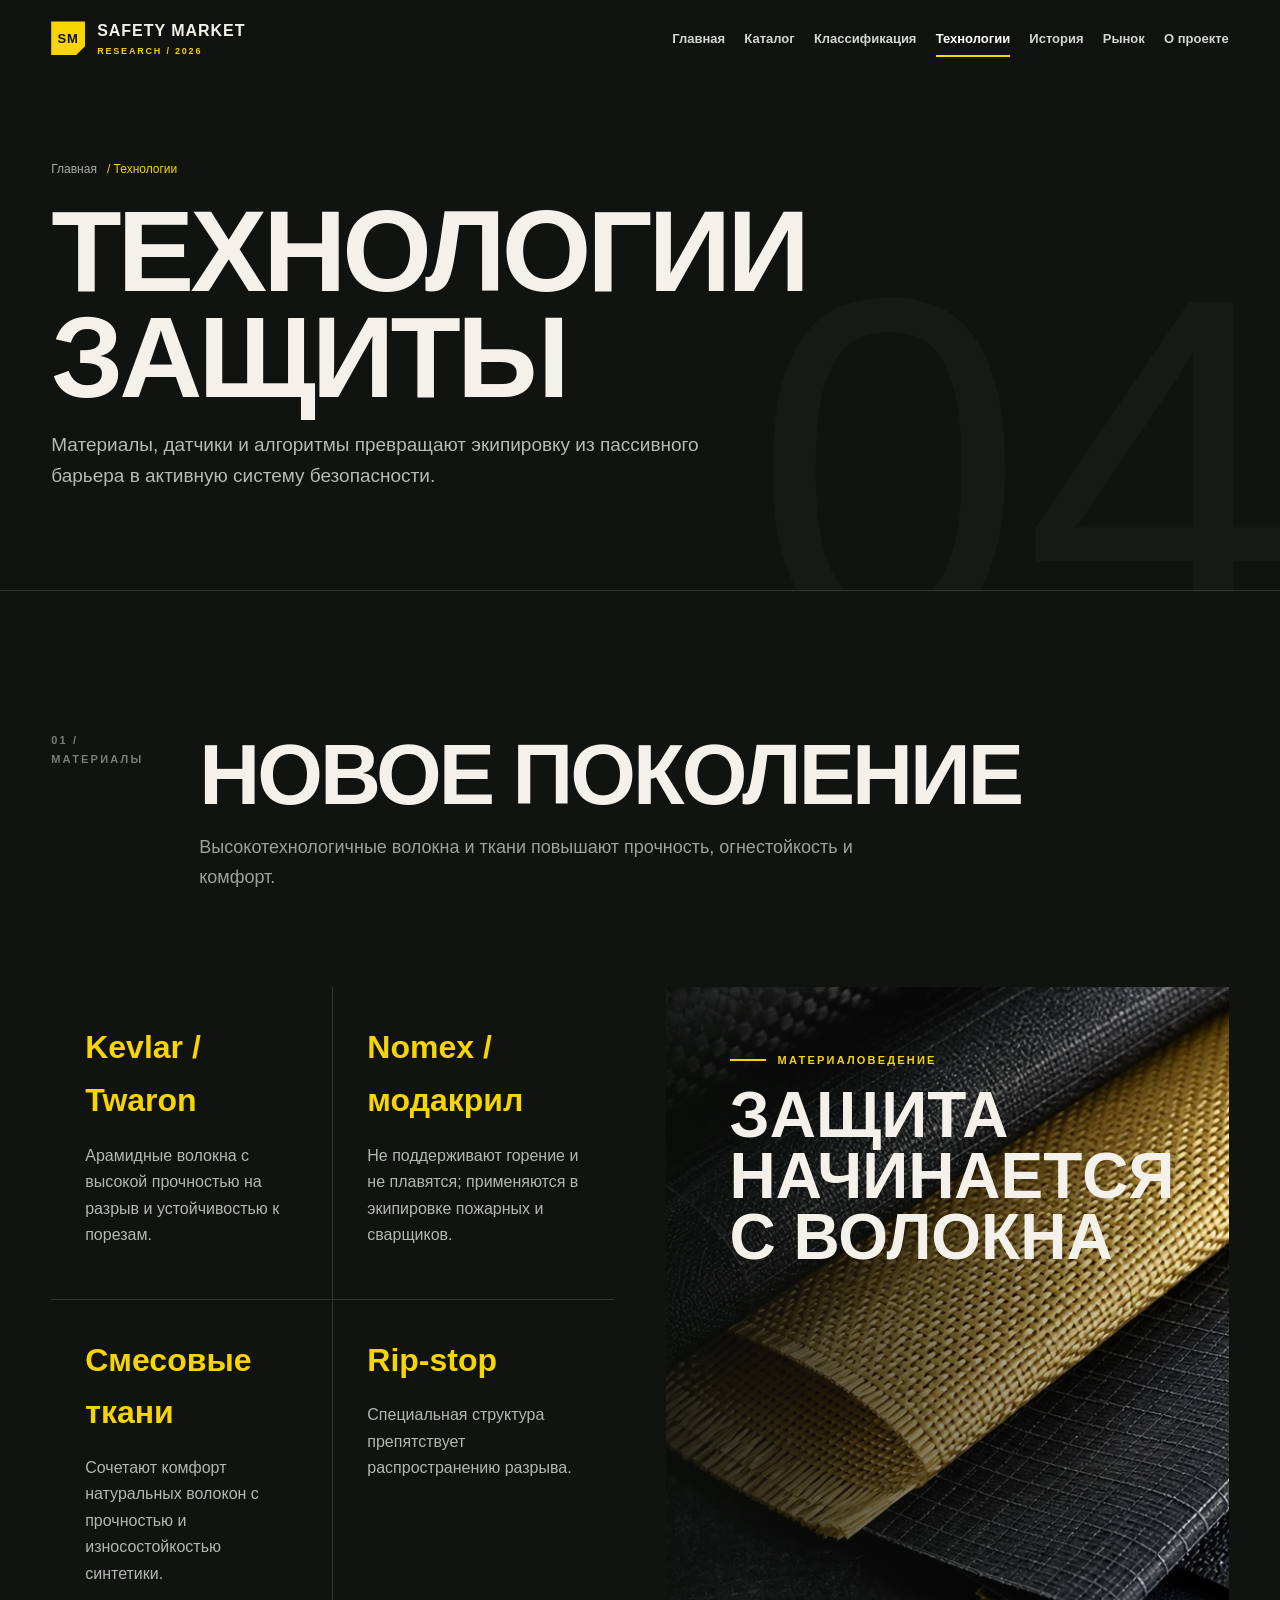
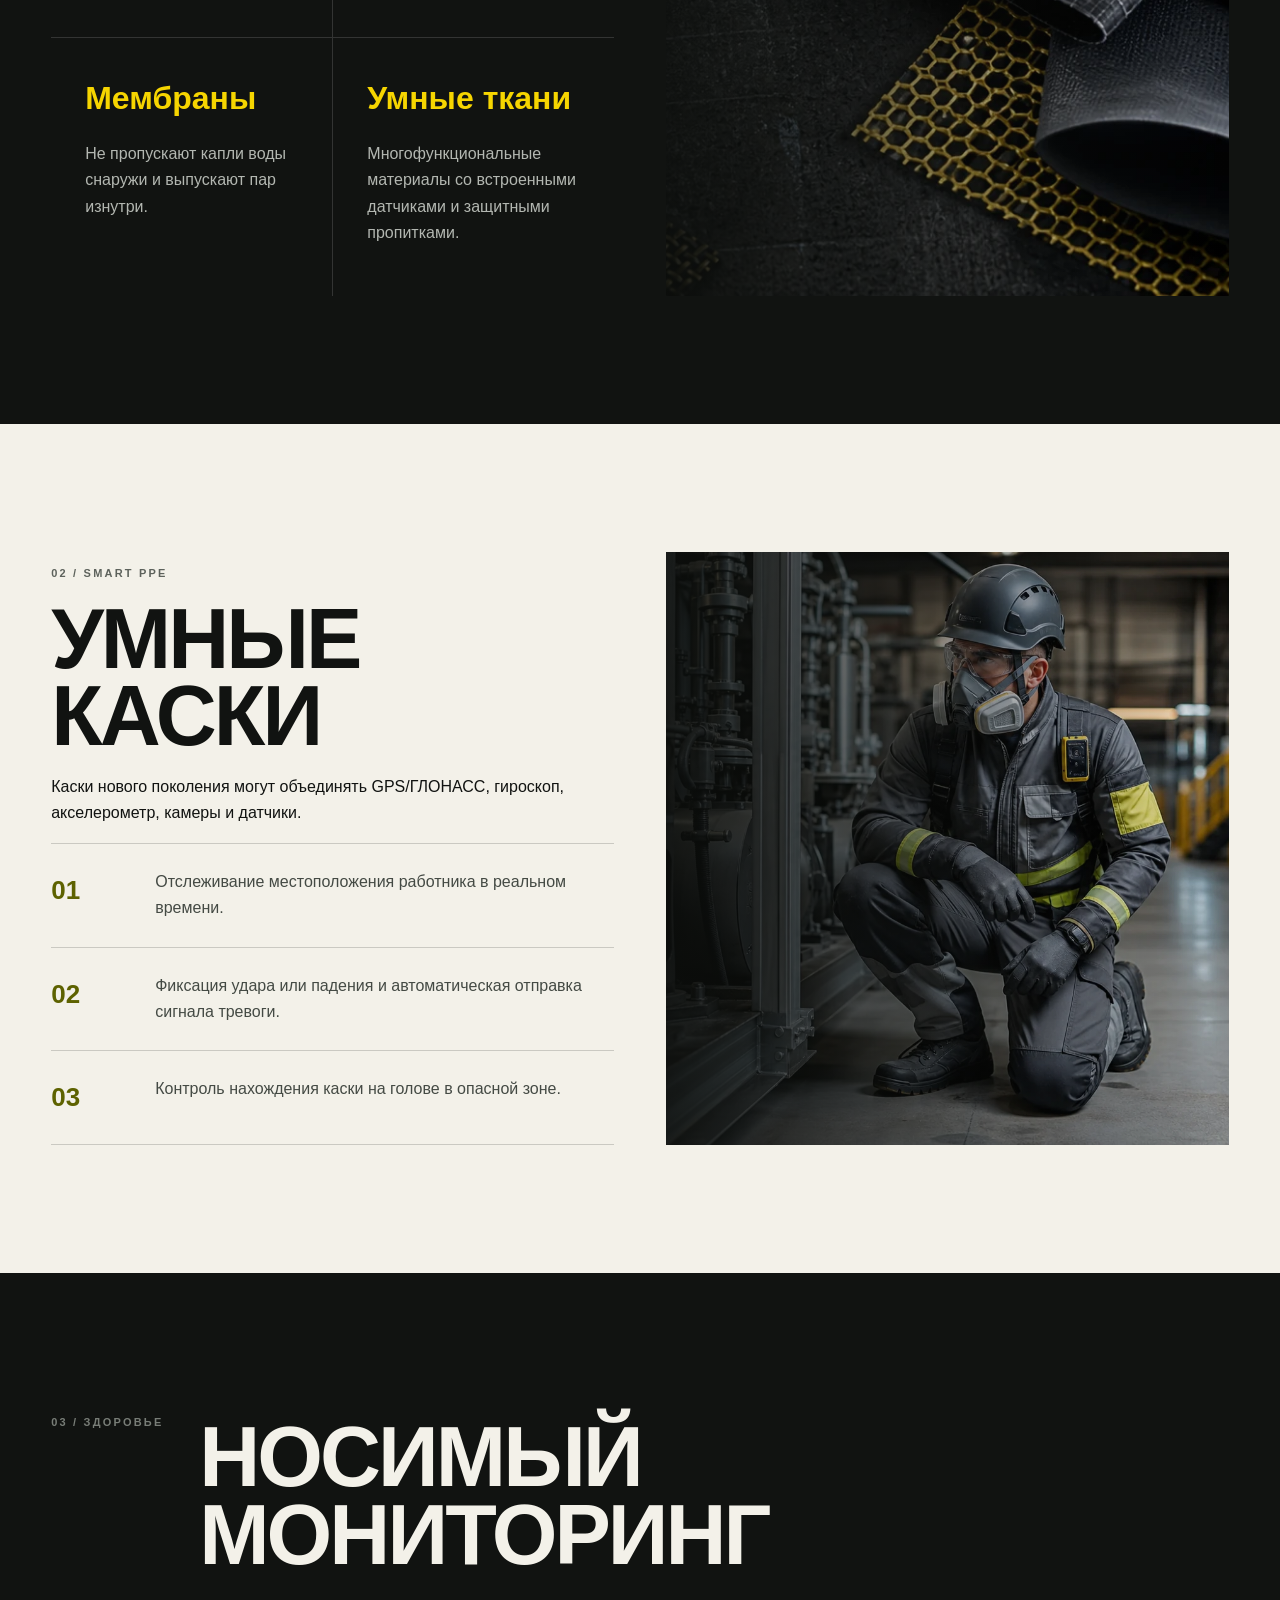
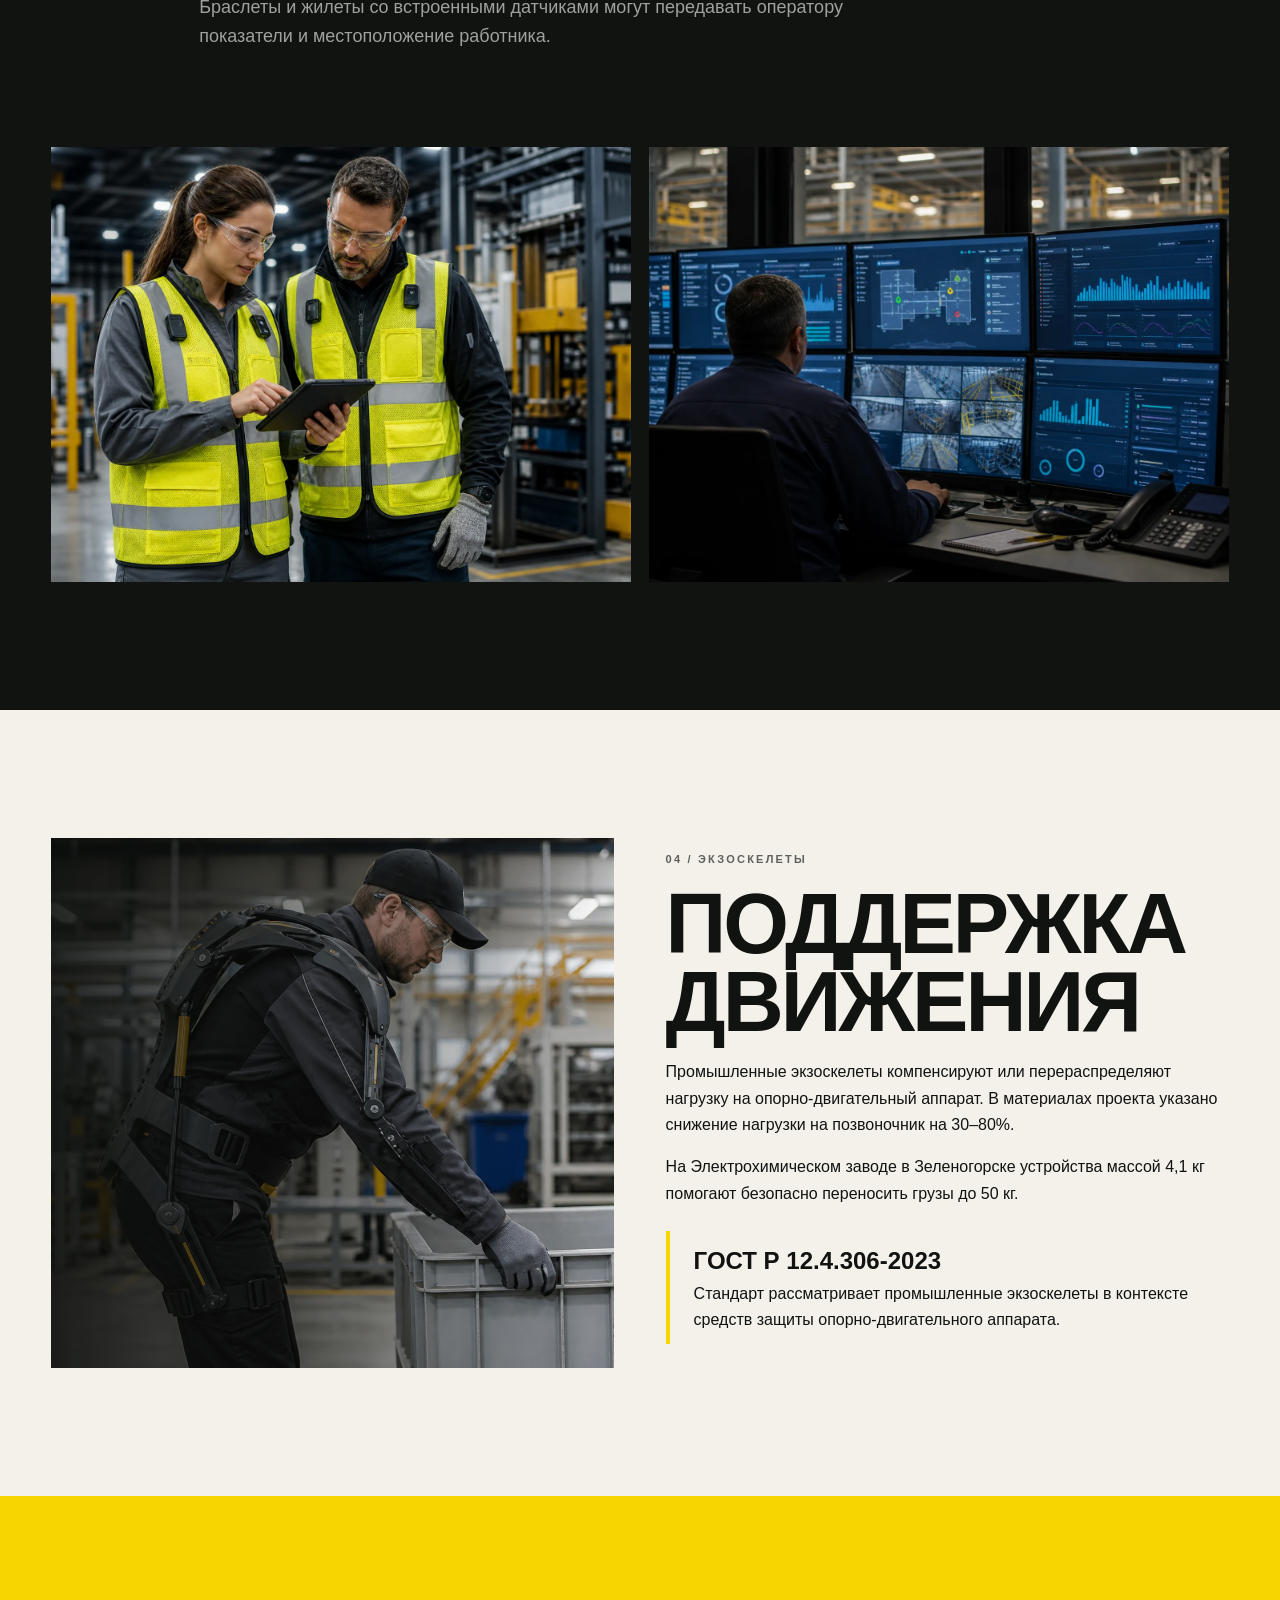
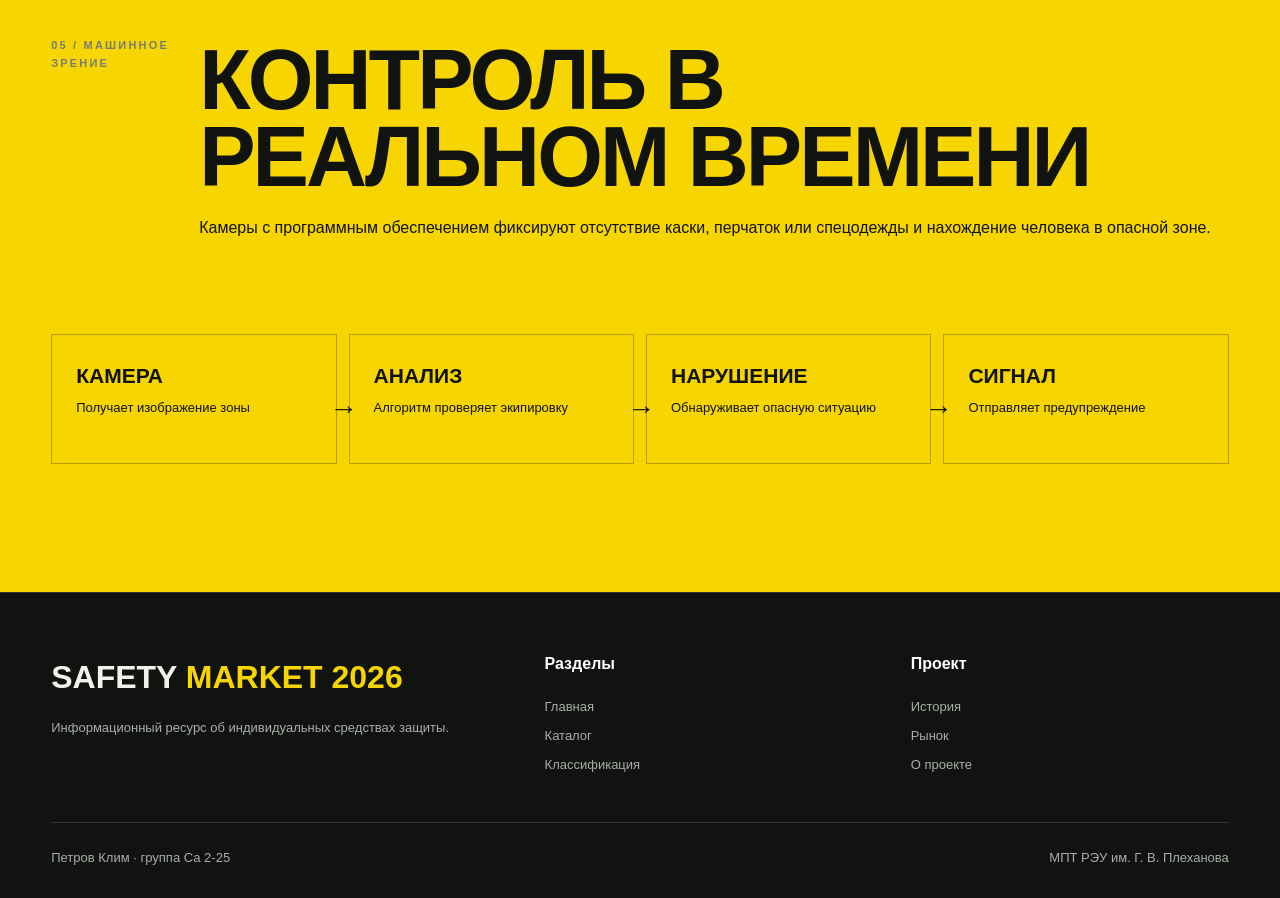
<file: technology.html>
<!doctype html><html lang="ru"><head><meta charset="utf-8"><meta name="viewport" content="width=device-width,initial-scale=1"><meta name="description" content="Материалы нового поколения, умные СИЗ, экзоскелеты и машинное зрение."><title>Технологии СИЗ — SAFETY MARKET 2026</title><link rel="icon" href="assets/images/favicon.png"><link rel="stylesheet" href="assets/css/style.css?v=10"><script src="assets/js/main.js?v=10" defer></script></head><body><a class="skip-link" href="#main">К содержанию</a>
<header class="site-header"><div class="shell header-inner"><a class="brand" href="index.html"><span class="brand-mark">SM</span><span>SAFETY MARKET<small>RESEARCH / 2026</small></span></a><button class="menu-btn" type="button" aria-label="Открыть меню" aria-expanded="false" aria-controls="main-nav"><span></span></button><nav class="nav" id="main-nav" aria-label="Основная навигация"><a href="index.html">Главная</a><a href="catalog.html">Каталог</a><a href="classification.html">Классификация</a><a href="technology.html" aria-current="page">Технологии</a><a href="history.html">История</a><a href="market.html">Рынок</a><a href="about.html">О проекте</a></nav></div></header>
<main id="main"><section class="page-hero" data-code="04"><div class="shell"><div class="breadcrumbs"><a href="index.html">Главная</a><span>/ Технологии</span></div><h1>Технологии защиты</h1><p>Материалы, датчики и алгоритмы превращают экипировку из пассивного барьера в активную систему безопасности.</p></div></section>
<section class="section"><div class="shell"><div class="section-head reveal"><div class="section-no">01 / Материалы</div><div><h2 class="section-title">Новое поколение</h2><p class="section-intro">Высокотехнологичные волокна и ткани повышают прочность, огнестойкость и комфорт.</p></div></div><div class="grid-2"><div class="material-list"><article class="material"><h3>Kevlar / Twaron</h3><p>Арамидные волокна с высокой прочностью на разрыв и устойчивостью к порезам.</p></article><article class="material"><h3>Nomex / модакрил</h3><p>Не поддерживают горение и не плавятся; применяются в экипировке пожарных и сварщиков.</p></article><article class="material"><h3>Смесовые ткани</h3><p>Сочетают комфорт натуральных волокон с прочностью и износостойкостью синтетики.</p></article><article class="material"><h3>Rip-stop</h3><p>Специальная структура препятствует распространению разрыва.</p></article><article class="material"><h3>Мембраны</h3><p>Не пропускают капли воды снаружи и выпускают пар изнутри.</p></article><article class="material"><h3>Умные ткани</h3><p>Многофункциональные материалы со встроенными датчиками и защитными пропитками.</p></article></div><div class="feature-image"><img loading="lazy" decoding="async" src="assets/images/materials.webp" width="1672" height="941" alt="Высокотехнологичные защитные ткани и арамидные материалы"><div class="feature-copy"><div class="eyebrow">Материаловедение</div><h3>Защита начинается с волокна</h3></div></div></div></div></section>
<section class="section light"><div class="shell"><div class="grid-2"><div><div class="section-no">02 / Smart PPE</div><h2 class="section-title">Умные каски</h2><p>Каски нового поколения могут объединять GPS/ГЛОНАСС, гироскоп, акселерометр, камеры и датчики.</p><div class="smart-list"><div class="smart-item"><b>01</b><p>Отслеживание местоположения работника в реальном времени.</p></div><div class="smart-item"><b>02</b><p>Фиксация удара или падения и автоматическая отправка сигнала тревоги.</p></div><div class="smart-item"><b>03</b><p>Контроль нахождения каски на голове в опасной зоне.</p></div></div></div><div class="feature-image"><img loading="lazy" decoding="async" src="assets/images/complex-ppe.webp" width="1672" height="941" alt="Работник в современной интегрированной защитной экипировке"></div></div></div></section>
<section class="section"><div class="shell"><div class="section-head"><div class="section-no">03 / Здоровье</div><div><h2 class="section-title">Носимый мониторинг</h2><p class="section-intro">Браслеты и жилеты со встроенными датчиками могут передавать оператору показатели и местоположение работника.</p></div></div><div class="monitoring-gallery"><img loading="lazy" decoding="async" src="assets/images/smart-vests.webp" width="1448" height="1086" alt="Работники в умных жилетах с датчиками"><img loading="lazy" decoding="async" src="assets/images/analytics-workstation.webp" width="1448" height="1086" alt="Рабочее место мониторинга показателей безопасности"></div></div></section>
<section class="section light"><div class="shell"><div class="grid-2"><div class="feature-image"><img loading="lazy" decoding="async" src="assets/images/exoskeleton-landscape.webp" width="1672" height="941" alt="Работник использует промышленный экзоскелет"></div><div><div class="section-no">04 / Экзоскелеты</div><h2 class="section-title">Поддержка движения</h2><p>Промышленные экзоскелеты компенсируют или перераспределяют нагрузку на опорно-двигательный аппарат. В материалах проекта указано снижение нагрузки на позвоночник на 30–80%.</p><p>На Электрохимическом заводе в Зеленогорске устройства массой 4,1 кг помогают безопасно переносить грузы до 50 кг.</p><p class="norm"><b>ГОСТ Р 12.4.306-2023</b> Стандарт рассматривает промышленные экзоскелеты в контексте средств защиты опорно-двигательного аппарата.</p></div></div></div></section>
<section class="section yellow"><div class="shell"><div class="section-head"><div class="section-no">05 / Машинное зрение</div><div><h2 class="section-title">Контроль в реальном времени</h2><p>Камеры с программным обеспечением фиксируют отсутствие каски, перчаток или спецодежды и нахождение человека в опасной зоне.</p></div></div><div class="process"><div class="process-step"><b>Камера</b><span>Получает изображение зоны</span></div><div class="process-step"><b>Анализ</b><span>Алгоритм проверяет экипировку</span></div><div class="process-step"><b>Нарушение</b><span>Обнаруживает опасную ситуацию</span></div><div class="process-step"><b>Сигнал</b><span>Отправляет предупреждение</span></div></div></div></section></main>
<footer class="site-footer"><div class="shell"><div class="footer-grid"><div class="footer-brand"><h2>SAFETY <span>MARKET 2026</span></h2><p>Информационный ресурс об индивидуальных средствах защиты.</p></div><div class="footer-col"><b>Разделы</b><a href="index.html">Главная</a><a href="catalog.html">Каталог</a><a href="classification.html">Классификация</a></div><div class="footer-col"><b>Проект</b><a href="history.html">История</a><a href="market.html">Рынок</a><a href="about.html">О проекте</a></div></div><div class="footer-bottom"><span>Петров Клим · группа Са 2-25</span><span>МПТ РЭУ им. Г. В. Плеханова</span></div></div></footer></body></html>
</file>
<file: assets/css/style.css>
:root{--ink:#111311;--ink-2:#1a1d1b;--paper:#f3f1e9;--muted:#a9aea8;--line:rgba(255,255,255,.14);--yellow:#f6d500;--yellow-2:#ffe84d;--max:1240px;--pad:clamp(20px,4vw,64px);--display:"Segoe UI",Arial,sans-serif;--body:"Segoe UI",Arial,sans-serif;--shadow:0 24px 70px rgba(0,0,0,.28)}
*{box-sizing:border-box}
html{scroll-behavior:smooth}
body{margin:0;background:var(--ink);color:var(--paper);font-family:var(--body);font-size:16px;line-height:1.65;overflow-x:hidden}
body.menu-open{overflow:hidden}
img{display:block;max-width:100%}
a{color:inherit;text-decoration:none}
button{font:inherit}
a:focus-visible,button:focus-visible{outline:3px solid var(--yellow);outline-offset:4px}
.light a:focus-visible,.light button:focus-visible,.yellow a:focus-visible,.yellow button:focus-visible{outline-color:var(--ink)}
.skip-link{position:fixed;top:-80px;left:16px;z-index:1000;background:var(--yellow);color:var(--ink);padding:12px 18px}
.skip-link:focus{top:16px}
.shell{width:min(calc(100% - var(--pad)*2),var(--max));margin-inline:auto}
.site-header{--header-height:78px;position:fixed;inset:0 0 auto;z-index:100;height:var(--header-height);border-bottom:1px solid transparent;transition:.3s;background:linear-gradient(to bottom,rgba(17,19,17,.78),transparent)}
.site-header.scrolled{--header-height:68px;height:var(--header-height);background:rgba(17,19,17,.94);border-color:var(--line);backdrop-filter:blur(10px)}
.header-inner{height:100%;display:flex;align-items:center;justify-content:space-between;gap:32px}
.brand{display:flex;align-items:center;gap:12px;font-family:var(--display);font-weight:900;letter-spacing:.06em}
.brand-mark{display:grid;place-items:center;width:34px;height:34px;background:var(--yellow);color:var(--ink);clip-path:polygon(0 0,100% 0,100% 72%,72% 100%,0 100%);font-size:13px}
.brand small{display:block;color:var(--yellow);font-family:var(--body);font-size:9px;letter-spacing:.2em}
.nav{display:flex;align-items:center;gap:clamp(12px,1.5vw,24px)}
.nav a{position:relative;color:#d4d6d1;font-size:13px;font-weight:650}
.nav a::after{content:"";position:absolute;left:0;right:100%;bottom:-8px;height:2px;background:var(--yellow);transition:.25s}
.nav a:hover,.nav a[aria-current=page]{color:#fff}
.nav a:hover::after,.nav a[aria-current=page]::after{right:0}
.menu-btn{display:none;width:46px;height:46px;border:1px solid var(--line);background:transparent;color:#fff;cursor:pointer}
.menu-btn span,.menu-btn::before,.menu-btn::after{content:"";display:block;width:20px;height:2px;background:currentColor;margin:5px auto;transition:.25s}
.menu-btn[aria-expanded=true] span{opacity:0}
.menu-btn[aria-expanded=true]::before{transform:translateY(7px) rotate(45deg)}
.menu-btn[aria-expanded=true]::after{transform:translateY(-7px) rotate(-45deg)}
.hero{min-height:100svh;display:grid;align-items:end;position:relative;overflow:hidden}
.hero-media{position:absolute;inset:0}
.hero-media img{width:100%;height:100%;object-fit:cover;object-position:center}
.hero-media::after{content:"";position:absolute;inset:0;background:linear-gradient(90deg,rgba(10,12,10,.97) 0%,rgba(10,12,10,.84) 37%,rgba(10,12,10,.12) 76%),linear-gradient(0deg,var(--ink) 0%,transparent 35%)}
.hero-grid{position:relative;z-index:2;padding-top:150px;padding-bottom:64px;display:grid;grid-template-columns:minmax(0,720px) 1fr;align-items:end;min-height:100svh}
.eyebrow,.section-no{font-size:11px;letter-spacing:.2em;text-transform:uppercase;font-weight:750}
.eyebrow{color:var(--yellow);display:flex;align-items:center;gap:12px}
.eyebrow::before{content:"";width:36px;height:2px;background:currentColor}
.hero h1,.page-hero h1,.section-title{font-family:var(--display);text-transform:uppercase;line-height:.92;letter-spacing:-.035em;margin:18px 0}
.hero h1{font-size:clamp(56px,9vw,138px);max-width:850px}
.hero h1 span{color:var(--yellow)}
.hero-copy{max-width:610px;color:#c6cac4;font-size:clamp(17px,1.7vw,22px)}
.actions{display:flex;flex-wrap:wrap;gap:12px;margin-top:30px}
.btn{min-height:50px;display:inline-flex;align-items:center;justify-content:center;gap:10px;padding:0 22px;border:1px solid var(--yellow);font-weight:750;font-size:13px;letter-spacing:.04em;transition:.2s}
.btn-primary{background:var(--yellow);color:var(--ink)}
.btn:hover{transform:translateY(-2px);background:var(--yellow-2);color:var(--ink)}
.btn-ghost{border-color:rgba(255,255,255,.4)}
.hero-stats{grid-column:1/-1;display:grid;grid-template-columns:repeat(4,1fr);border-top:1px solid var(--line);margin-top:68px}
.stat{padding:22px 24px 0 0}
.stat strong{font-family:var(--display);font-size:clamp(26px,3.5vw,52px);line-height:1;color:var(--yellow)}
.stat span{display:block;color:var(--muted);font-size:12px;margin-top:8px;max-width:180px}
main{display:block}
.section{padding:clamp(80px,10vw,150px) 0}
.section.light{background:var(--paper);color:var(--ink)}
.section.yellow{background:var(--yellow);color:var(--ink)}
.section-head{display:grid;grid-template-columns:120px 1fr;gap:28px;margin-bottom:clamp(42px,6vw,80px)}
.section-no{padding-top:12px;color:#787d77}
.section-title{font-size:clamp(42px,6.6vw,92px);max-width:970px;overflow-wrap:anywhere}
.section-intro{max-width:720px;color:#9da29c;font-size:18px}
.light .section-intro{color:#50554f}
.grid-2{display:grid;grid-template-columns:repeat(2,minmax(0,1fr));gap:clamp(24px,4vw,64px)}
.grid-3{display:grid;grid-template-columns:repeat(3,minmax(0,1fr));gap:1px;background:var(--line)}
.project-points{display:grid;grid-template-columns:repeat(4,1fr);gap:1px;background:rgba(17,19,17,.15);border:1px solid rgba(17,19,17,.15)}
.project-point{padding:28px;background:var(--paper)}
.project-point b{font-family:var(--display);text-transform:uppercase;font-size:22px}
.project-point p{color:#555b54;font-size:14px}
.category-grid{display:grid;grid-template-columns:repeat(12,1fr);gap:12px}
.category-card{position:relative;min-height:330px;overflow:hidden;background:#222;grid-column:span 4}
.category-card.wide{grid-column:span 6}
.category-card img{width:100%;height:100%;position:absolute;inset:0;object-fit:cover;transition:transform .6s}
.category-card::after{content:"";position:absolute;inset:0;background:linear-gradient(0deg,rgba(5,6,5,.92),rgba(5,6,5,.04) 70%)}
.category-card:hover img{transform:scale(1.045)}
.category-copy{position:absolute;z-index:2;inset:auto 24px 24px}
.category-copy span{color:var(--yellow);font-size:11px;letter-spacing:.16em}
.category-copy h3{font-family:var(--display);font-size:28px;line-height:1;margin:8px 0;text-transform:uppercase}
.category-copy p{font-size:13px;color:#c9ccc7;margin:0}
.tech-strip{display:grid;grid-template-columns:repeat(7,1fr);border-block:1px solid var(--line)}
.tech-chip{padding:28px 14px;border-right:1px solid var(--line);text-align:center}
.tech-chip b{display:block;font-family:var(--display);font-size:20px;color:var(--yellow)}
.tech-chip span{color:var(--muted);font-size:11px}
.feature-image{min-height:520px;position:relative;overflow:hidden}
.feature-image img{width:100%;height:100%;object-fit:cover;position:absolute}
.feature-image::after{content:"";position:absolute;inset:0;background:linear-gradient(90deg,rgba(12,14,12,.9),transparent)}
.feature-copy{position:relative;z-index:2;padding:clamp(28px,5vw,70px);max-width:600px}
.feature-copy h3{font-family:var(--display);font-size:clamp(38px,5vw,70px);line-height:.95;text-transform:uppercase;margin:16px 0}
.feature-copy p{color:#d3d6d1}
.timeline-preview{display:grid;grid-template-columns:repeat(5,1fr);position:relative}
.timeline-preview::before{content:"";position:absolute;left:0;right:0;top:20px;height:1px;background:rgba(17,19,17,.25)}
.time-point{position:relative;padding:52px 22px 0 0}
.time-point::before{content:"";position:absolute;top:14px;left:0;width:13px;height:13px;background:var(--ink);border:4px solid var(--yellow)}
.time-point b{font-family:var(--display);font-size:21px}
.time-point p{font-size:13px;color:#585c57}
.cta{padding:90px 0;background:var(--yellow);color:var(--ink)}
.cta-inner{display:flex;align-items:end;justify-content:space-between;gap:40px}
.cta h2{font-family:var(--display);font-size:clamp(40px,6vw,82px);line-height:.95;text-transform:uppercase;margin:0;max-width:900px}
.cta .btn{border-color:var(--ink);white-space:nowrap}
.page-hero{padding:160px 0 80px;border-bottom:1px solid var(--line);position:relative;overflow:hidden}
.page-hero::after{content:attr(data-code);position:absolute;right:-.03em;bottom:-.25em;font-family:var(--display);font-size:min(38vw,520px);line-height:1;color:rgba(255,255,255,.025);pointer-events:none}
.breadcrumbs{display:flex;gap:10px;color:var(--muted);font-size:12px}
.breadcrumbs span{color:var(--yellow)}
.page-hero h1{font-size:clamp(54px,9vw,128px);max-width:1050px}
.page-hero p{max-width:700px;color:#b6bab5;font-size:19px}
.filter-bar{display:flex;flex-wrap:wrap;gap:8px;margin-bottom:12px}
.filter-status{margin:0 0 30px;color:#61665f;font-size:13px;font-weight:650}
.filter-btn{border:1px solid #c9c7bf;background:transparent;padding:11px 16px;cursor:pointer;font-weight:700;font-size:13px}
.filter-btn:hover,.filter-btn.active{background:var(--ink);color:var(--yellow);border-color:var(--ink)}
.catalog-grid{display:grid;grid-template-columns:repeat(3,1fr);gap:18px}
.product{background:#fff;border:1px solid #d9d7cf;transition:.25s;overflow:hidden}
.product.hidden{display:none}
.product:hover{transform:translateY(-4px);box-shadow:0 18px 50px rgba(0,0,0,.12)}
.product-media{height:220px;background:#dfe1dc;overflow:hidden}
.product-media img{width:100%;height:100%;object-fit:cover;transition:.5s}
.product:hover img{transform:scale(1.04)}
.product-body{padding:24px}
.tag{font-size:10px;letter-spacing:.14em;text-transform:uppercase;color:#70766e}
.product h2{font-family:var(--display);font-size:28px;line-height:1.05;text-transform:uppercase;margin:8px 0}
.product p{font-size:14px;color:#4e544e}
.details-btn{width:100%;border:0;border-top:1px solid #ddd;background:#f7f6f1;text-align:left;padding:14px 24px;font-weight:700;cursor:pointer}
.details-btn::after{content:"+";float:right}
.details-btn[aria-expanded=true]::after{content:"−"}
.product-details{padding:0 24px;display:grid;grid-template-rows:1fr}
.product-details-inner{overflow:hidden}
.js .product-details{grid-template-rows:0fr;transition:grid-template-rows .35s ease}
.js .product-details.open{grid-template-rows:1fr}
.product-details p{margin:14px 0}
.product-details strong{color:var(--ink)}
.organ-grid{display:grid;grid-template-columns:repeat(6,1fr);gap:1px;background:rgba(17,19,17,.18)}
.organ{grid-column:span 2;background:var(--paper);padding:28px;min-height:200px}
.organ.wide{grid-column:span 3}
.organ .num{font-family:var(--display);font-size:13px;color:#8a8e87}
.organ h3{font-family:var(--display);font-size:27px;text-transform:uppercase;margin:20px 0 8px}
.risk-grid{display:grid;grid-template-columns:1fr 1fr;gap:1px;background:#3b3e3a}
.risk{padding:clamp(28px,5vw,70px);background:var(--ink-2)}
.risk:last-child{background:var(--yellow);color:var(--ink)}
.risk .risk-no{font-family:var(--display);font-size:100px;line-height:.8;color:var(--yellow)}
.risk:last-child .risk-no{color:var(--ink)}
.comparison{width:100%;border-collapse:collapse;margin-top:50px}
.comparison th,.comparison td{border-bottom:1px solid rgba(255,255,255,.15);padding:18px;text-align:left;vertical-align:top}
.comparison th{color:var(--yellow);font-size:12px;text-transform:uppercase;letter-spacing:.1em}
.light .comparison th,.light .comparison td{border-color:rgba(17,19,17,.18)}
.light .comparison th{color:#5b5e59}
.norm{border-left:4px solid var(--yellow);padding:10px 0 10px 24px;margin:24px 0}
.norm b{display:block;font-family:var(--display);font-size:24px}
.norm p{margin:4px 0;color:var(--muted)}
.light .smart-list{border-color:rgba(17,19,17,.18)}
.light .smart-item{border-color:rgba(17,19,17,.18)}
.light .smart-item p{color:#444a44}
.light .smart-item b{color:#5d6200}
.light .norm p{color:#4c524c}
.light .tech-chip b{color:#4d5200}
.light .tech-chip span{color:#555b54}
.light .section-no,.light .era-year,.light .fact dt,.light .tag,.light .filter-status{color:#5d625c}
.light .time-point p,.light .organ p{color:#4c524c}
.monitoring-gallery{display:grid;grid-template-columns:repeat(2,minmax(0,1fr));gap:18px}
.monitoring-gallery img{width:100%;height:auto;aspect-ratio:4/3;object-fit:cover}
.table-scroll{width:100%;overflow-x:auto;overscroll-behavior-inline:contain}
.table-scroll .comparison{min-width:620px}
.market-stats{display:grid;grid-template-columns:repeat(3,minmax(0,1fr));gap:1px;background:rgba(17,19,17,.18)}
.market-stat{background:var(--paper);padding:clamp(28px,4vw,52px)}
.market-stat strong{display:block;font-family:var(--display);font-size:clamp(40px,5vw,72px);line-height:1;color:#4d5200;overflow-wrap:anywhere}
.market-stat span{display:block;margin-top:12px;color:#4c524c}
.trend-grid,.profession-grid{display:grid;grid-template-columns:repeat(3,minmax(0,1fr));gap:12px}
.channel-grid{display:grid;grid-template-columns:repeat(4,minmax(0,1fr));gap:12px}
.trend-card,.profession-card,.channel-card{min-width:0;border:1px solid rgba(17,19,17,.2);padding:26px;background:var(--paper);overflow-wrap:anywhere}
.trend-card h3,.profession-card h3,.channel-card h3{font-family:var(--display);font-size:26px;line-height:1.05;text-transform:uppercase;margin:0 0 12px}
.trend-card p,.profession-card p,.channel-card p{color:#4c524c;margin:0}
.profession-card ul{margin:12px 0 0;padding-left:20px;color:#353a35}
.selection-note{margin-top:28px;border-left:4px solid var(--yellow);padding:18px 22px;background:#e8e5dc;color:#303530}
.material-list{display:grid;grid-template-columns:repeat(2,1fr);gap:1px;background:var(--line)}
.material{background:var(--ink);padding:34px;min-height:220px}
.material h3{font-family:var(--display);font-size:32px;color:var(--yellow);margin:0}
.material p{color:#b3b7b1}
.process{display:grid;grid-template-columns:repeat(4,1fr);align-items:center;gap:12px;margin-top:42px}
.process-step{border:1px solid rgba(17,19,17,.28);padding:24px;min-height:130px;position:relative}
.process-step:not(:last-child)::after{content:"→";position:absolute;right:-22px;top:40%;z-index:2;font-size:28px}
.process-step b{display:block;font-family:var(--display);font-size:21px;text-transform:uppercase}
.process-step span{font-size:13px}
.smart-list{display:grid;gap:0;border-top:1px solid var(--line)}
.smart-item{display:grid;grid-template-columns:80px 1fr;gap:24px;padding:25px 0;border-bottom:1px solid var(--line)}
.smart-item b{font-family:var(--display);font-size:26px;color:var(--yellow);overflow-wrap:anywhere}
.smart-item p{margin:0;color:#b8bcb6}
.history-line{position:relative;max-width:980px;margin:auto}
.history-line::before{content:"";position:absolute;left:50%;top:0;bottom:0;width:2px;background:#d4d2ca;transform:translateX(-50%)}
.history-line::after{content:"";position:absolute;left:50%;top:0;width:2px;height:var(--timeline-progress,0%);background:var(--yellow);transform:translateX(-50%);transition:.1s}
.era{width:50%;padding:0 60px 90px 0;position:relative}
.era:nth-child(even){margin-left:50%;padding:0 0 90px 60px}
.era::after{content:"";position:absolute;right:-8px;top:8px;width:14px;height:14px;background:var(--paper);border:2px solid var(--ink);z-index:2}
.era:nth-child(even)::after{left:-8px}
.era-year{color:#767b74;font-size:11px;letter-spacing:.16em;text-transform:uppercase}
.era h2{font-family:var(--display);font-size:34px;line-height:1;text-transform:uppercase;margin:10px 0}
.era p{color:#555b54}
.era img{width:100%;height:auto;aspect-ratio:16/9;object-fit:cover;margin-top:20px;filter:saturate(.82)}
.about-facts{display:grid;grid-template-columns:repeat(2,1fr);gap:1px;background:rgba(17,19,17,.18)}
.fact{padding:28px;background:var(--paper)}
.fact dt{font-size:11px;letter-spacing:.14em;text-transform:uppercase;color:#777c75}
.fact dd{margin:8px 0 0;font-size:19px;font-weight:650}
.task-list{counter-reset:task;display:grid;gap:1px;background:#d0cec5}
.task{counter-increment:task;background:var(--paper);padding:22px 24px;display:grid;grid-template-columns:50px 1fr;gap:16px}
.task::before{content:counter(task,decimal-leading-zero);font-family:var(--display);color:#777}
.sources{margin:0;padding:0;list-style:none;border-top:1px solid rgba(17,19,17,.18)}
.sources li{padding:18px 0;border-bottom:1px solid rgba(17,19,17,.18);display:grid;grid-template-columns:60px 1fr;gap:12px}
.sources span{font-family:var(--display);color:#777}
.site-footer{border-top:1px solid var(--line);padding:58px 0 30px}
.footer-grid{display:grid;grid-template-columns:1.4fr 1fr 1fr;gap:48px}
.footer-brand h2{font-family:var(--display);font-size:32px;margin:0}
.footer-brand h2 span{color:var(--yellow)}
.footer-brand p,.footer-col a,.footer-bottom{color:var(--muted);font-size:13px}
.footer-col b{display:block;color:#fff;margin-bottom:14px}
.footer-col a{display:block;padding:4px 0}
.footer-col a:hover{color:var(--yellow)}
.footer-bottom{display:flex;justify-content:space-between;gap:20px;border-top:1px solid var(--line);margin-top:42px;padding-top:24px}
.reveal{opacity:1;transform:none}
.js.reveal-ready .reveal{opacity:0;transform:translateY(24px);transition:opacity .65s,transform .65s}
.js.reveal-ready .reveal.visible{opacity:1;transform:none}
.reveal[data-delay="1"]{transition-delay:.08s}
.reveal[data-delay="2"]{transition-delay:.16s}
.reveal[data-delay="3"]{transition-delay:.24s}
@media(max-width:960px){html:not(.js) .site-header{position:static;height:auto;background:var(--ink);border-bottom:1px solid var(--line)}
html:not(.js) .header-inner{height:auto;align-items:flex-start;flex-direction:column;padding-block:14px;gap:12px}
html:not(.js) .nav{width:100%;flex-wrap:wrap;gap:0}
html:not(.js) .nav a{flex:1 1 150px;padding:10px 12px;border:1px solid var(--line)}
.js .nav{position:fixed;inset:var(--header-height) 0 0;background:rgba(17,19,17,.98);padding:24px var(--pad) 32px;overflow-y:auto;overscroll-behavior:contain;display:flex;flex-direction:column;align-items:stretch;gap:0;opacity:0;visibility:hidden;pointer-events:none;transition:opacity .3s,visibility .3s}
.js .nav.open{opacity:1;visibility:visible;pointer-events:auto}
.nav a{padding:17px 0;border-bottom:1px solid var(--line);font-size:18px}
.js .menu-btn{display:block}
.hero-grid,.grid-2{grid-template-columns:1fr}
.section-title{overflow-wrap:anywhere}
.smart-item{grid-template-columns:130px 1fr}
.hero-media img{object-position:62% center}
.hero-media::after{background:linear-gradient(90deg,rgba(10,12,10,.96),rgba(10,12,10,.42)),linear-gradient(0deg,var(--ink),transparent 52%)}
.category-card{grid-column:span 6}
.tech-strip{grid-template-columns:repeat(4,1fr)}
.catalog-grid{grid-template-columns:repeat(2,1fr)}
.project-points{grid-template-columns:repeat(2,1fr)}
.organ-grid{grid-template-columns:repeat(2,1fr)}
.organ,.organ.wide{grid-column:auto}
.process{grid-template-columns:repeat(2,1fr)}
.process-step::after{display:none}
.footer-grid{grid-template-columns:1fr 1fr}
.market-stats{grid-template-columns:repeat(2,minmax(0,1fr))}
.trend-grid,.profession-grid,.channel-grid{grid-template-columns:repeat(2,minmax(0,1fr))}
.footer-brand{grid-column:1/-1}
}
@media(max-width:640px){:root{--pad:18px}
.site-header{--header-height:68px;height:var(--header-height)}
.brand{font-size:14px}
.hero-grid{padding-top:120px;padding-bottom:36px}
.hero h1{font-size:clamp(48px,17vw,76px)}
.hero-copy{font-size:16px;max-width:90%}
.hero-stats{grid-template-columns:repeat(2,1fr);margin-top:42px}
.stat{padding-top:18px}
.section{padding:72px 0}
.section-head{grid-template-columns:1fr;gap:0}
.section-no{padding:0}
.section-title{font-size:44px;overflow-wrap:anywhere}
.grid-2,.grid-3,.risk-grid,.material-list,.about-facts{grid-template-columns:1fr}
.monitoring-gallery,.market-stats,.trend-grid,.profession-grid,.channel-grid{grid-template-columns:minmax(0,1fr)}
.material h3{font-size:28px;overflow-wrap:anywhere}
.project-points{grid-template-columns:1fr}
.category-grid{display:grid;grid-template-columns:1fr}
.category-card,.category-card.wide{grid-column:auto;min-height:300px}
.tech-strip{grid-template-columns:repeat(2,1fr)}
.timeline-preview{grid-template-columns:1fr}
.timeline-preview::before{left:5px;right:auto;top:0;bottom:0;width:1px;height:auto}
.time-point{padding:0 0 32px 32px}
.time-point::before{top:5px}
.cta-inner{align-items:start;flex-direction:column}
.cta h2{font-size:36px;overflow-wrap:anywhere}
.page-hero{padding-top:130px}
.page-hero h1{font-size:38px;overflow-wrap:anywhere}
.catalog-grid,.organ-grid{grid-template-columns:1fr}
.product-media{height:210px}
.process{grid-template-columns:1fr}
.history-line::before,.history-line::after{left:7px}
.era,.era:nth-child(even){width:auto;margin-left:0;padding:0 0 64px 38px}
.era h2{font-size:30px;overflow-wrap:anywhere}
.era::after,.era:nth-child(even)::after{left:0;right:auto}
.footer-grid{grid-template-columns:1fr}
.footer-brand{grid-column:auto}
.footer-bottom{flex-direction:column}
.comparison{font-size:12px}
.comparison th,.comparison td{padding:10px 5px;overflow-wrap:anywhere}
.smart-item{grid-template-columns:1fr;gap:4px}
}
@media(max-height:600px) and (orientation:landscape){.hero,.hero-grid{min-height:auto}
.hero-grid{padding-top:110px}
.hero-stats{margin-top:34px}
}
@media(prefers-reduced-motion:reduce){html{scroll-behavior:auto}
*,*::before,*::after{animation:none!important;transition:none!important}
.js.reveal-ready .reveal{opacity:1;transform:none}
}
</file>
